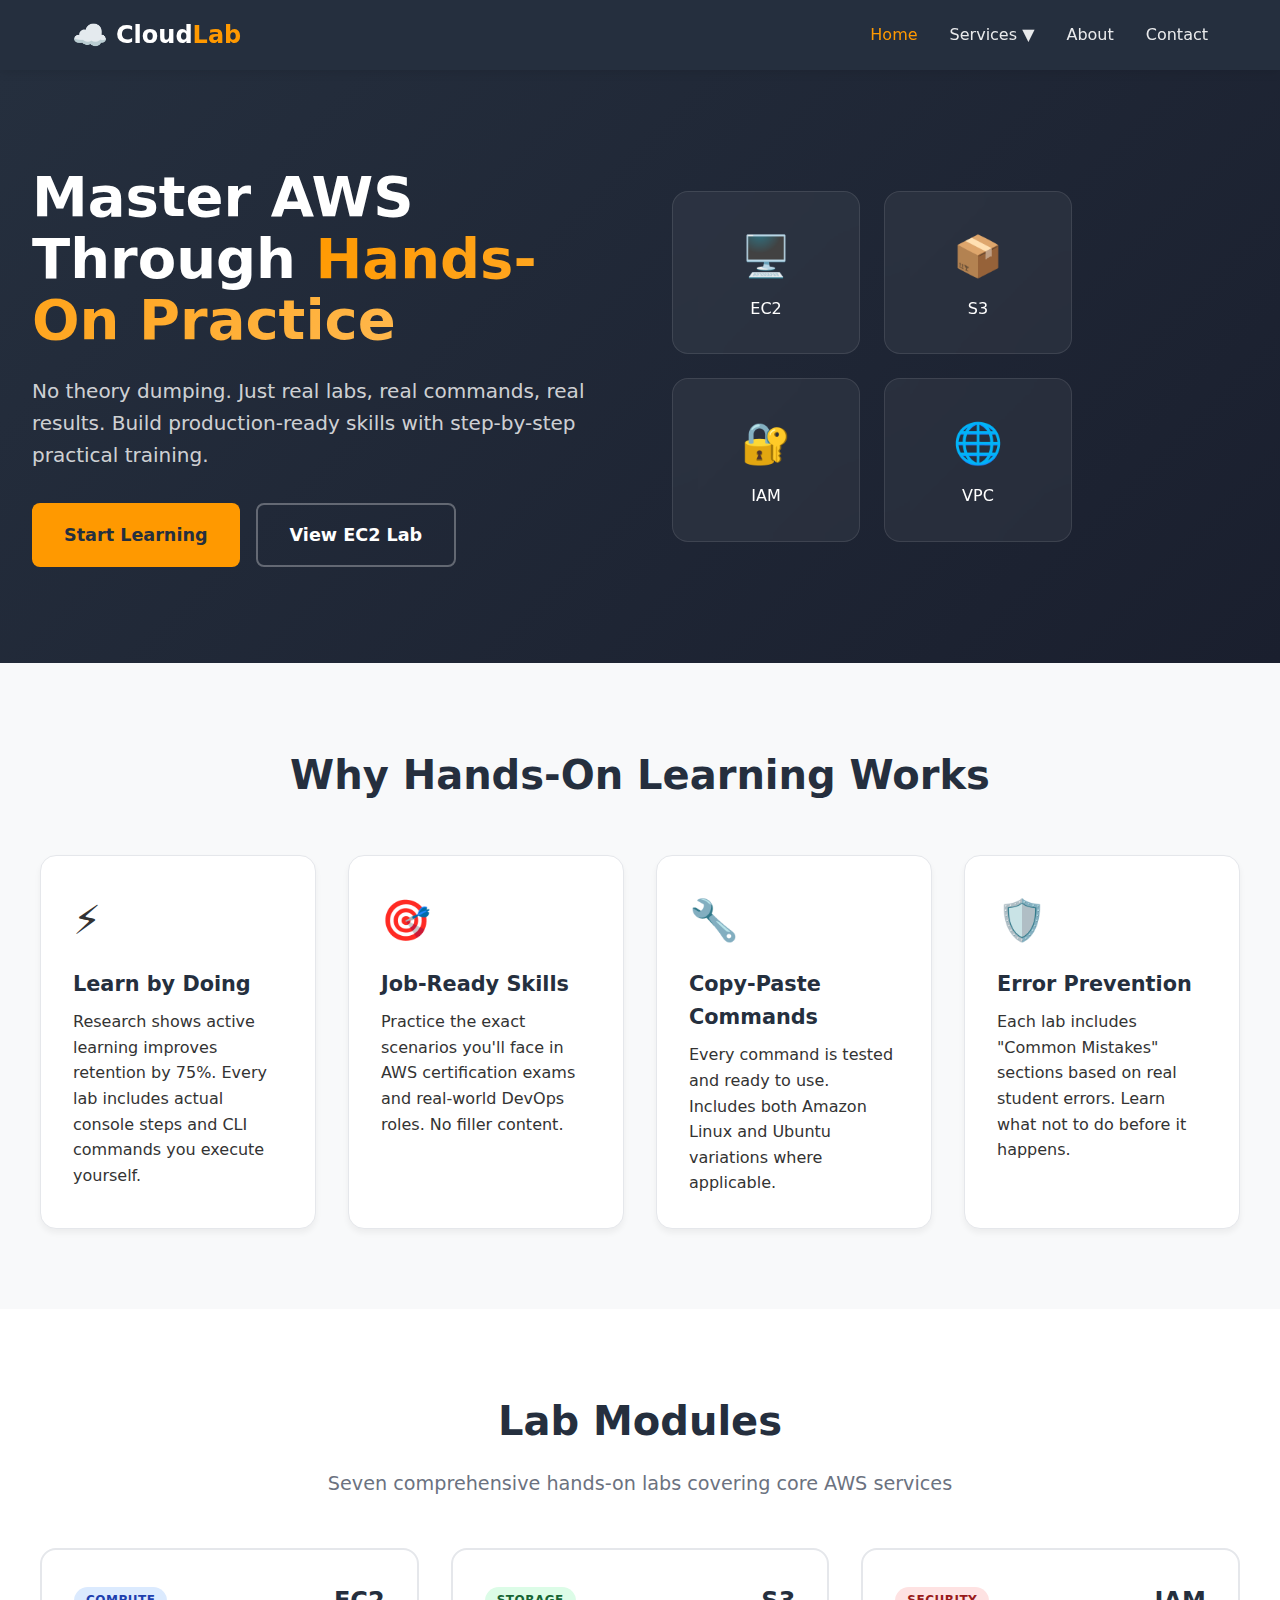
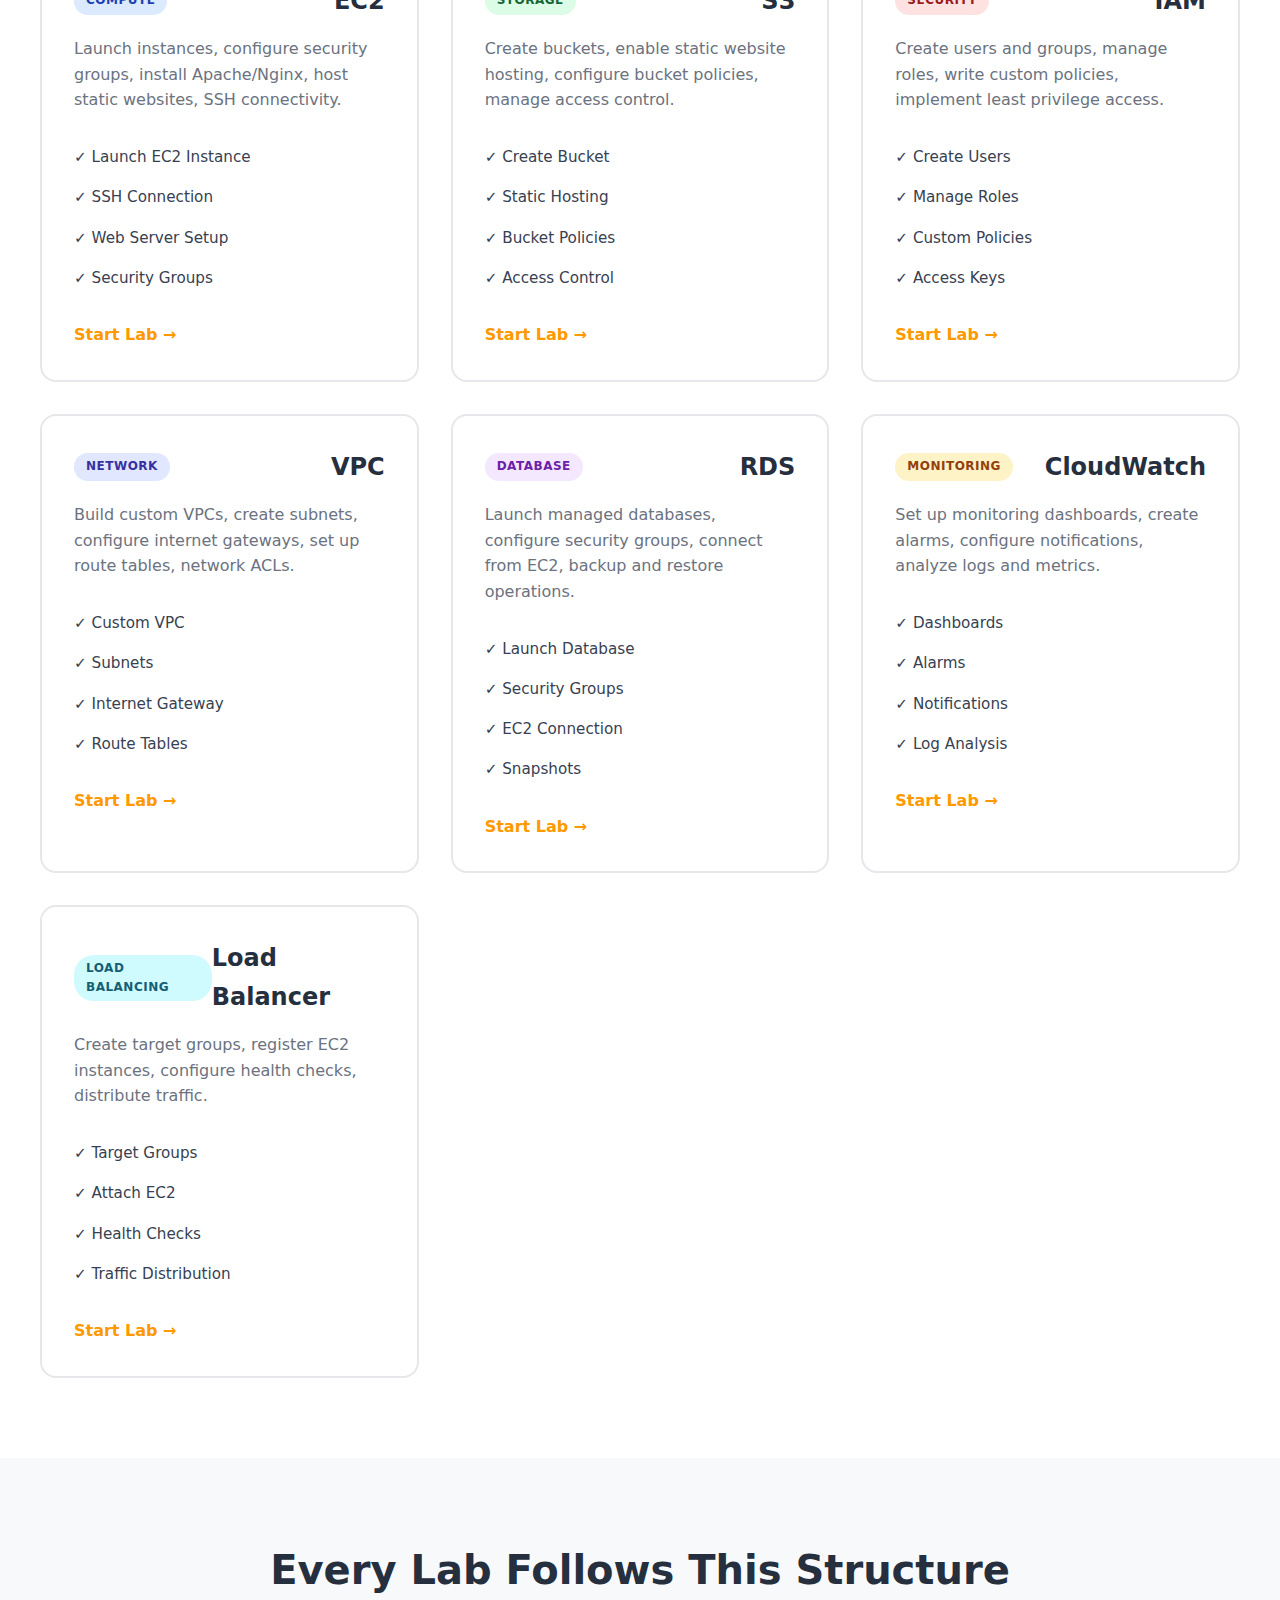
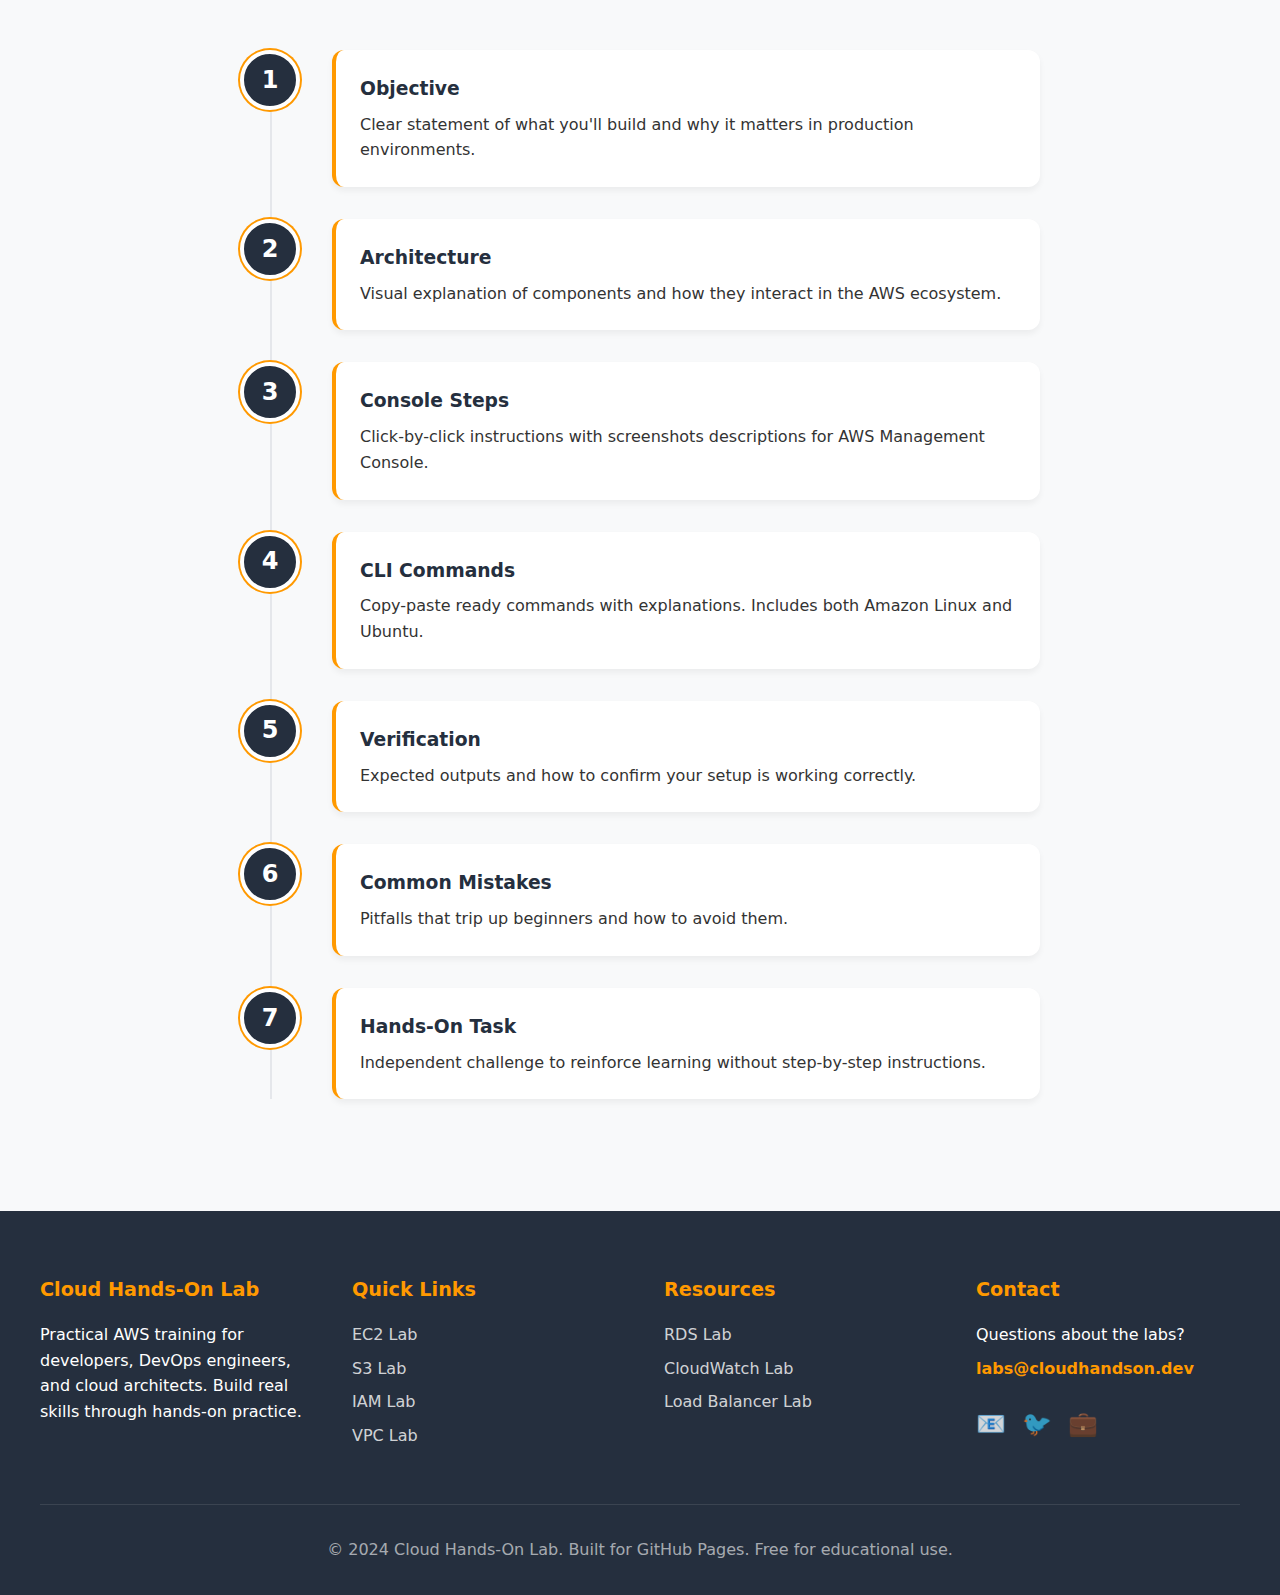
<file: index.html>
<!DOCTYPE html>
<html lang="en">
<head>
    <meta charset="UTF-8">
    <meta name="viewport" content="width=device-width, initial-scale=1.0">
    <meta name="description" content="AWS Hands-On Lab - Practical training for EC2, S3, IAM, VPC, RDS, CloudWatch, and Load Balancers. Step-by-step tutorials with real commands.">
    <title>Cloud Hands-On Lab – AWS Practical Training</title>
    <link rel="stylesheet" href="css/style.css">
</head>
<body>
    <!-- Navigation -->
    <nav class="navbar">
        <div class="nav-container">
            <a href="index.html" class="nav-logo">
                <span class="logo-icon">☁️</span>
                <span class="logo-text">Cloud<span class="highlight">Lab</span></span>
            </a>
            <button class="nav-toggle" id="navToggle" aria-label="Toggle navigation">
                <span class="hamburger"></span>
            </button>
            <ul class="nav-menu" id="navMenu">
                <li><a href="index.html" class="nav-link active">Home</a></li>
                <li class="dropdown">
                    <a href="#" class="nav-link">Services ▼</a>
                    <ul class="dropdown-menu">
                        <li><a href="services/ec2.html">EC2</a></li>
                        <li><a href="services/s3.html">S3</a></li>
                        <li><a href="services/iam.html">IAM</a></li>
                        <li><a href="services/vpc.html">VPC</a></li>
                        <li><a href="services/rds.html">RDS</a></li>
                        <li><a href="services/cloudwatch.html">CloudWatch</a></li>
                        <li><a href="services/loadbalancer.html">Load Balancer</a></li>
                    </ul>
                </li>
                <li><a href="#about" class="nav-link">About</a></li>
                <li><a href="#contact" class="nav-link">Contact</a></li>
            </ul>
        </div>
    </nav>

    <!-- Hero Section -->
    <header class="hero">
        <div class="hero-content">
            <h1>Master AWS Through <span class="gradient-text">Hands-On Practice</span></h1>
            <p class="hero-subtitle">No theory dumping. Just real labs, real commands, real results. Build production-ready skills with step-by-step practical training.</p>
            <div class="hero-cta">
                <a href="#services" class="btn btn-primary">Start Learning</a>
                <a href="services/ec2.html" class="btn btn-secondary">View EC2 Lab</a>
            </div>
        </div>
        <div class="hero-visual">
            <div class="aws-services-grid">
                <div class="service-card mini">
                    <span class="service-icon">🖥️</span>
                    <span>EC2</span>
                </div>
                <div class="service-card mini">
                    <span class="service-icon">📦</span>
                    <span>S3</span>
                </div>
                <div class="service-card mini">
                    <span class="service-icon">🔐</span>
                    <span>IAM</span>
                </div>
                <div class="service-card mini">
                    <span class="service-icon">🌐</span>
                    <span>VPC</span>
                </div>
            </div>
        </div>
    </header>

    <!-- Why Practical Learning -->
    <section class="section why-practical" id="about">
        <div class="container">
            <h2 class="section-title">Why Hands-On Learning Works</h2>
            <div class="features-grid">
                <div class="feature-card">
                    <div class="feature-icon">⚡</div>
                    <h3>Learn by Doing</h3>
                    <p>Research shows active learning improves retention by 75%. Every lab includes actual console steps and CLI commands you execute yourself.</p>
                </div>
                <div class="feature-card">
                    <div class="feature-icon">🎯</div>
                    <h3>Job-Ready Skills</h3>
                    <p>Practice the exact scenarios you'll face in AWS certification exams and real-world DevOps roles. No filler content.</p>
                </div>
                <div class="feature-card">
                    <div class="feature-icon">🔧</div>
                    <h3>Copy-Paste Commands</h3>
                    <p>Every command is tested and ready to use. Includes both Amazon Linux and Ubuntu variations where applicable.</p>
                </div>
                <div class="feature-card">
                    <div class="feature-icon">🛡️</div>
                    <h3>Error Prevention</h3>
                    <p>Each lab includes "Common Mistakes" sections based on real student errors. Learn what not to do before it happens.</p>
                </div>
            </div>
        </div>
    </section>

    <!-- Services Overview -->
    <section class="section services-overview" id="services">
        <div class="container">
            <h2 class="section-title">Lab Modules</h2>
            <p class="section-subtitle">Seven comprehensive hands-on labs covering core AWS services</p>
            
            <div class="services-grid">
                <a href="services/ec2.html" class="service-link">
                    <div class="service-card-large">
                        <div class="service-header">
                            <span class="service-badge compute">Compute</span>
                            <h3>EC2</h3>
                        </div>
                        <p>Launch instances, configure security groups, install Apache/Nginx, host static websites, SSH connectivity.</p>
                        <ul class="task-list">
                            <li>✓ Launch EC2 Instance</li>
                            <li>✓ SSH Connection</li>
                            <li>✓ Web Server Setup</li>
                            <li>✓ Security Groups</li>
                        </ul>
                        <span class="start-lab">Start Lab →</span>
                    </div>
                </a>

                <a href="services/s3.html" class="service-link">
                    <div class="service-card-large">
                        <div class="service-header">
                            <span class="service-badge storage">Storage</span>
                            <h3>S3</h3>
                        </div>
                        <p>Create buckets, enable static website hosting, configure bucket policies, manage access control.</p>
                        <ul class="task-list">
                            <li>✓ Create Bucket</li>
                            <li>✓ Static Hosting</li>
                            <li>✓ Bucket Policies</li>
                            <li>✓ Access Control</li>
                        </ul>
                        <span class="start-lab">Start Lab →</span>
                    </div>
                </a>

                <a href="services/iam.html" class="service-link">
                    <div class="service-card-large">
                        <div class="service-header">
                            <span class="service-badge security">Security</span>
                            <h3>IAM</h3>
                        </div>
                        <p>Create users and groups, manage roles, write custom policies, implement least privilege access.</p>
                        <ul class="task-list">
                            <li>✓ Create Users</li>
                            <li>✓ Manage Roles</li>
                            <li>✓ Custom Policies</li>
                            <li>✓ Access Keys</li>
                        </ul>
                        <span class="start-lab">Start Lab →</span>
                    </div>
                </a>

                <a href="services/vpc.html" class="service-link">
                    <div class="service-card-large">
                        <div class="service-header">
                            <span class="service-badge network">Network</span>
                            <h3>VPC</h3>
                        </div>
                        <p>Build custom VPCs, create subnets, configure internet gateways, set up route tables, network ACLs.</p>
                        <ul class="task-list">
                            <li>✓ Custom VPC</li>
                            <li>✓ Subnets</li>
                            <li>✓ Internet Gateway</li>
                            <li>✓ Route Tables</li>
                        </ul>
                        <span class="start-lab">Start Lab →</span>
                    </div>
                </a>

                <a href="services/rds.html" class="service-link">
                    <div class="service-card-large">
                        <div class="service-header">
                            <span class="service-badge database">Database</span>
                            <h3>RDS</h3>
                        </div>
                        <p>Launch managed databases, configure security groups, connect from EC2, backup and restore operations.</p>
                        <ul class="task-list">
                            <li>✓ Launch Database</li>
                            <li>✓ Security Groups</li>
                            <li>✓ EC2 Connection</li>
                            <li>✓ Snapshots</li>
                        </ul>
                        <span class="start-lab">Start Lab →</span>
                    </div>
                </a>

                <a href="services/cloudwatch.html" class="service-link">
                    <div class="service-card-large">
                        <div class="service-header">
                            <span class="service-badge monitoring">Monitoring</span>
                            <h3>CloudWatch</h3>
                        </div>
                        <p>Set up monitoring dashboards, create alarms, configure notifications, analyze logs and metrics.</p>
                        <ul class="task-list">
                            <li>✓ Dashboards</li>
                            <li>✓ Alarms</li>
                            <li>✓ Notifications</li>
                            <li>✓ Log Analysis</li>
                        </ul>
                        <span class="start-lab">Start Lab →</span>
                    </div>
                </a>

                <a href="services/loadbalancer.html" class="service-link">
                    <div class="service-card-large">
                        <div class="service-header">
                            <span class="service-badge balance">Load Balancing</span>
                            <h3>Load Balancer</h3>
                        </div>
                        <p>Create target groups, register EC2 instances, configure health checks, distribute traffic.</p>
                        <ul class="task-list">
                            <li>✓ Target Groups</li>
                            <li>✓ Attach EC2</li>
                            <li>✓ Health Checks</li>
                            <li>✓ Traffic Distribution</li>
                        </ul>
                        <span class="start-lab">Start Lab →</span>
                    </div>
                </a>
            </div>
        </div>
    </section>

    <!-- Lab Structure -->
    <section class="section lab-structure">
        <div class="container">
            <h2 class="section-title">Every Lab Follows This Structure</h2>
            <div class="structure-timeline">
                <div class="timeline-item">
                    <div class="timeline-number">1</div>
                    <div class="timeline-content">
                        <h3>Objective</h3>
                        <p>Clear statement of what you'll build and why it matters in production environments.</p>
                    </div>
                </div>
                <div class="timeline-item">
                    <div class="timeline-number">2</div>
                    <div class="timeline-content">
                        <h3>Architecture</h3>
                        <p>Visual explanation of components and how they interact in the AWS ecosystem.</p>
                    </div>
                </div>
                <div class="timeline-item">
                    <div class="timeline-number">3</div>
                    <div class="timeline-content">
                        <h3>Console Steps</h3>
                        <p>Click-by-click instructions with screenshots descriptions for AWS Management Console.</p>
                    </div>
                </div>
                <div class="timeline-item">
                    <div class="timeline-number">4</div>
                    <div class="timeline-content">
                        <h3>CLI Commands</h3>
                        <p>Copy-paste ready commands with explanations. Includes both Amazon Linux and Ubuntu.</p>
                    </div>
                </div>
                <div class="timeline-item">
                    <div class="timeline-number">5</div>
                    <div class="timeline-content">
                        <h3>Verification</h3>
                        <p>Expected outputs and how to confirm your setup is working correctly.</p>
                    </div>
                </div>
                <div class="timeline-item">
                    <div class="timeline-number">6</div>
                    <div class="timeline-content">
                        <h3>Common Mistakes</h3>
                        <p>Pitfalls that trip up beginners and how to avoid them.</p>
                    </div>
                </div>
                <div class="timeline-item">
                    <div class="timeline-number">7</div>
                    <div class="timeline-content">
                        <h3>Hands-On Task</h3>
                        <p>Independent challenge to reinforce learning without step-by-step instructions.</p>
                    </div>
                </div>
            </div>
        </div>
    </section>

    <!-- Footer -->
    <footer class="footer" id="contact">
        <div class="container">
            <div class="footer-grid">
                <div class="footer-section">
                    <h4>Cloud Hands-On Lab</h4>
                    <p>Practical AWS training for developers, DevOps engineers, and cloud architects. Build real skills through hands-on practice.</p>
                </div>
                <div class="footer-section">
                    <h4>Quick Links</h4>
                    <ul>
                        <li><a href="services/ec2.html">EC2 Lab</a></li>
                        <li><a href="services/s3.html">S3 Lab</a></li>
                        <li><a href="services/iam.html">IAM Lab</a></li>
                        <li><a href="services/vpc.html">VPC Lab</a></li>
                    </ul>
                </div>
                <div class="footer-section">
                    <h4>Resources</h4>
                    <ul>
                        <li><a href="services/rds.html">RDS Lab</a></li>
                        <li><a href="services/cloudwatch.html">CloudWatch Lab</a></li>
                        <li><a href="services/loadbalancer.html">Load Balancer Lab</a></li>
                    </ul>
                </div>
                <div class="footer-section">
                    <h4>Contact</h4>
                    <p>Questions about the labs?</p>
                    <a href="mailto:labs@cloudhandson.dev" class="contact-email">labs@cloudhandson.dev</a>
                    <div class="social-links">
                        <a href="#" aria-label="GitHub">📧</a>
                        <a href="#" aria-label="Twitter">🐦</a>
                        <a href="#" aria-label="LinkedIn">💼</a>
                    </div>
                </div>
            </div>
            <div class="footer-bottom">
                <p>&copy; 2024 Cloud Hands-On Lab. Built for GitHub Pages. Free for educational use.</p>
            </div>
        </div>
    </footer>

    <script src="js/script.js"></script>
</body>
</html>
</file>
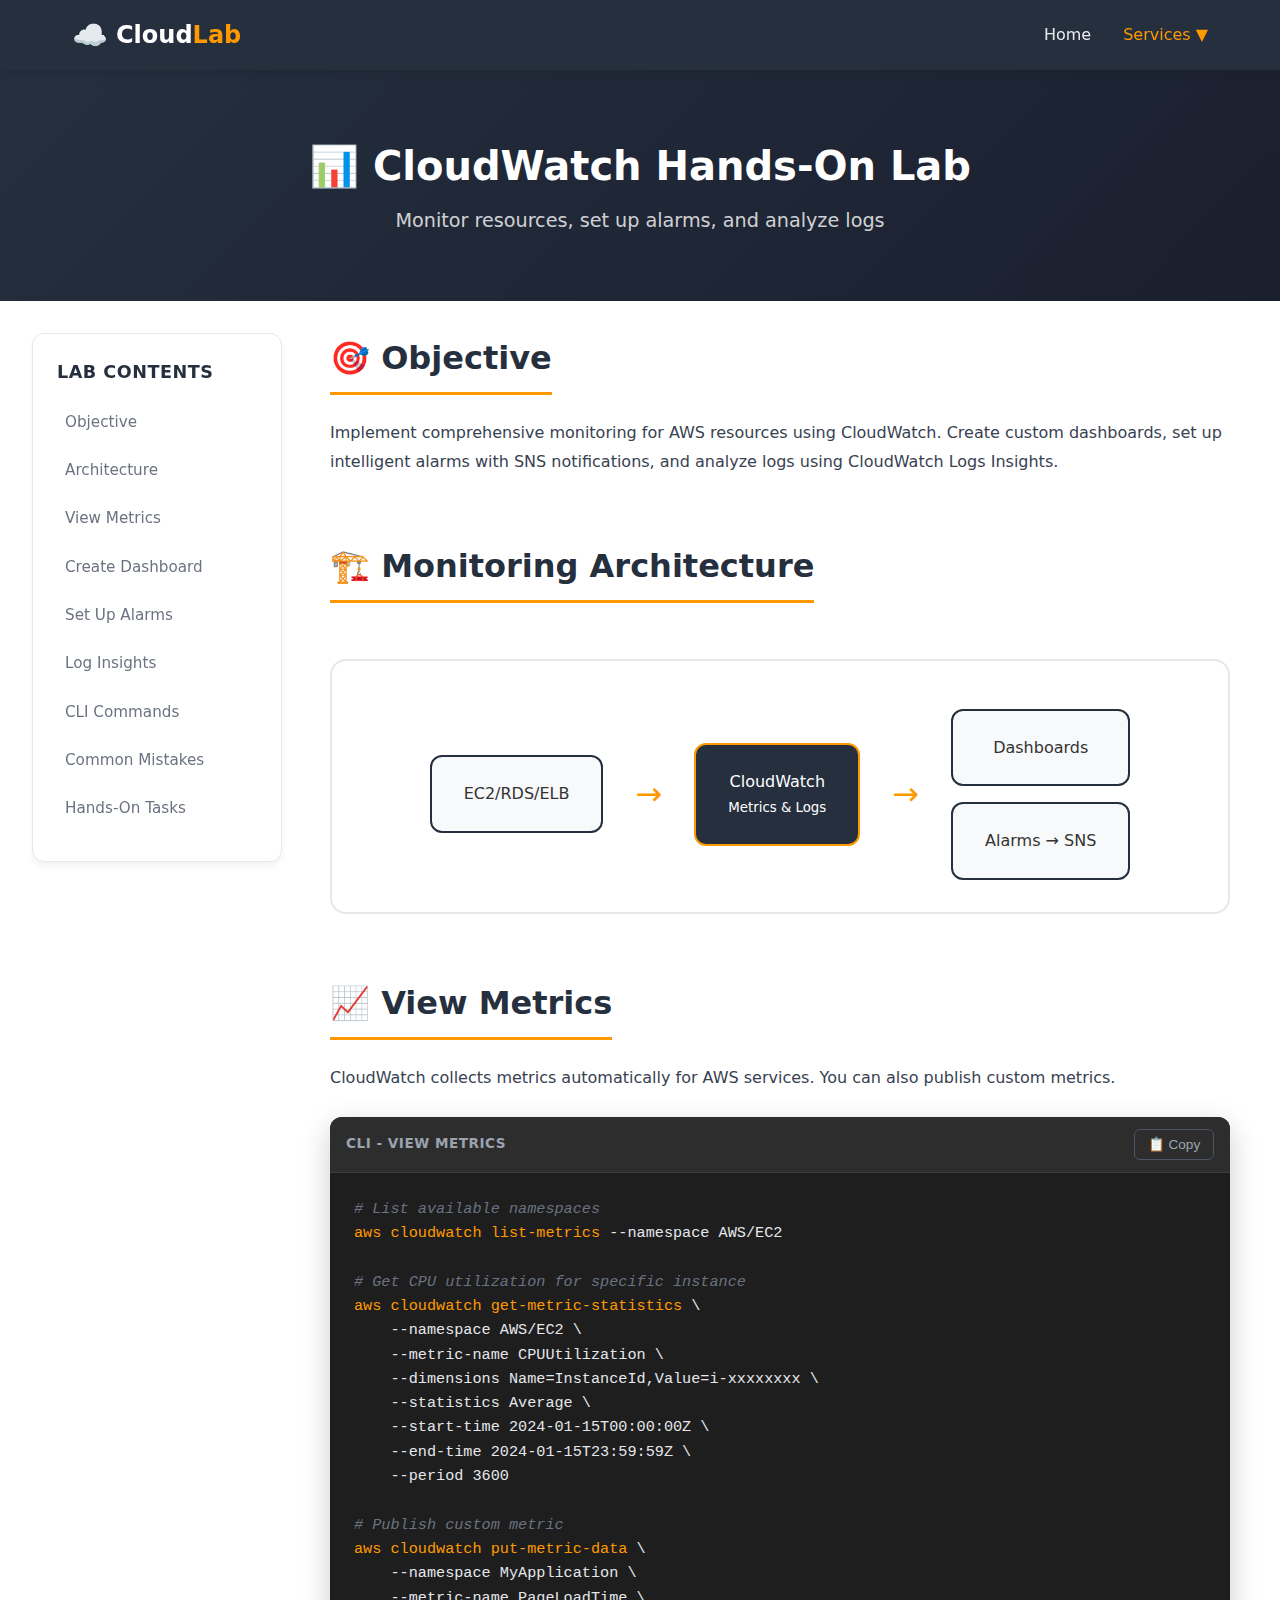
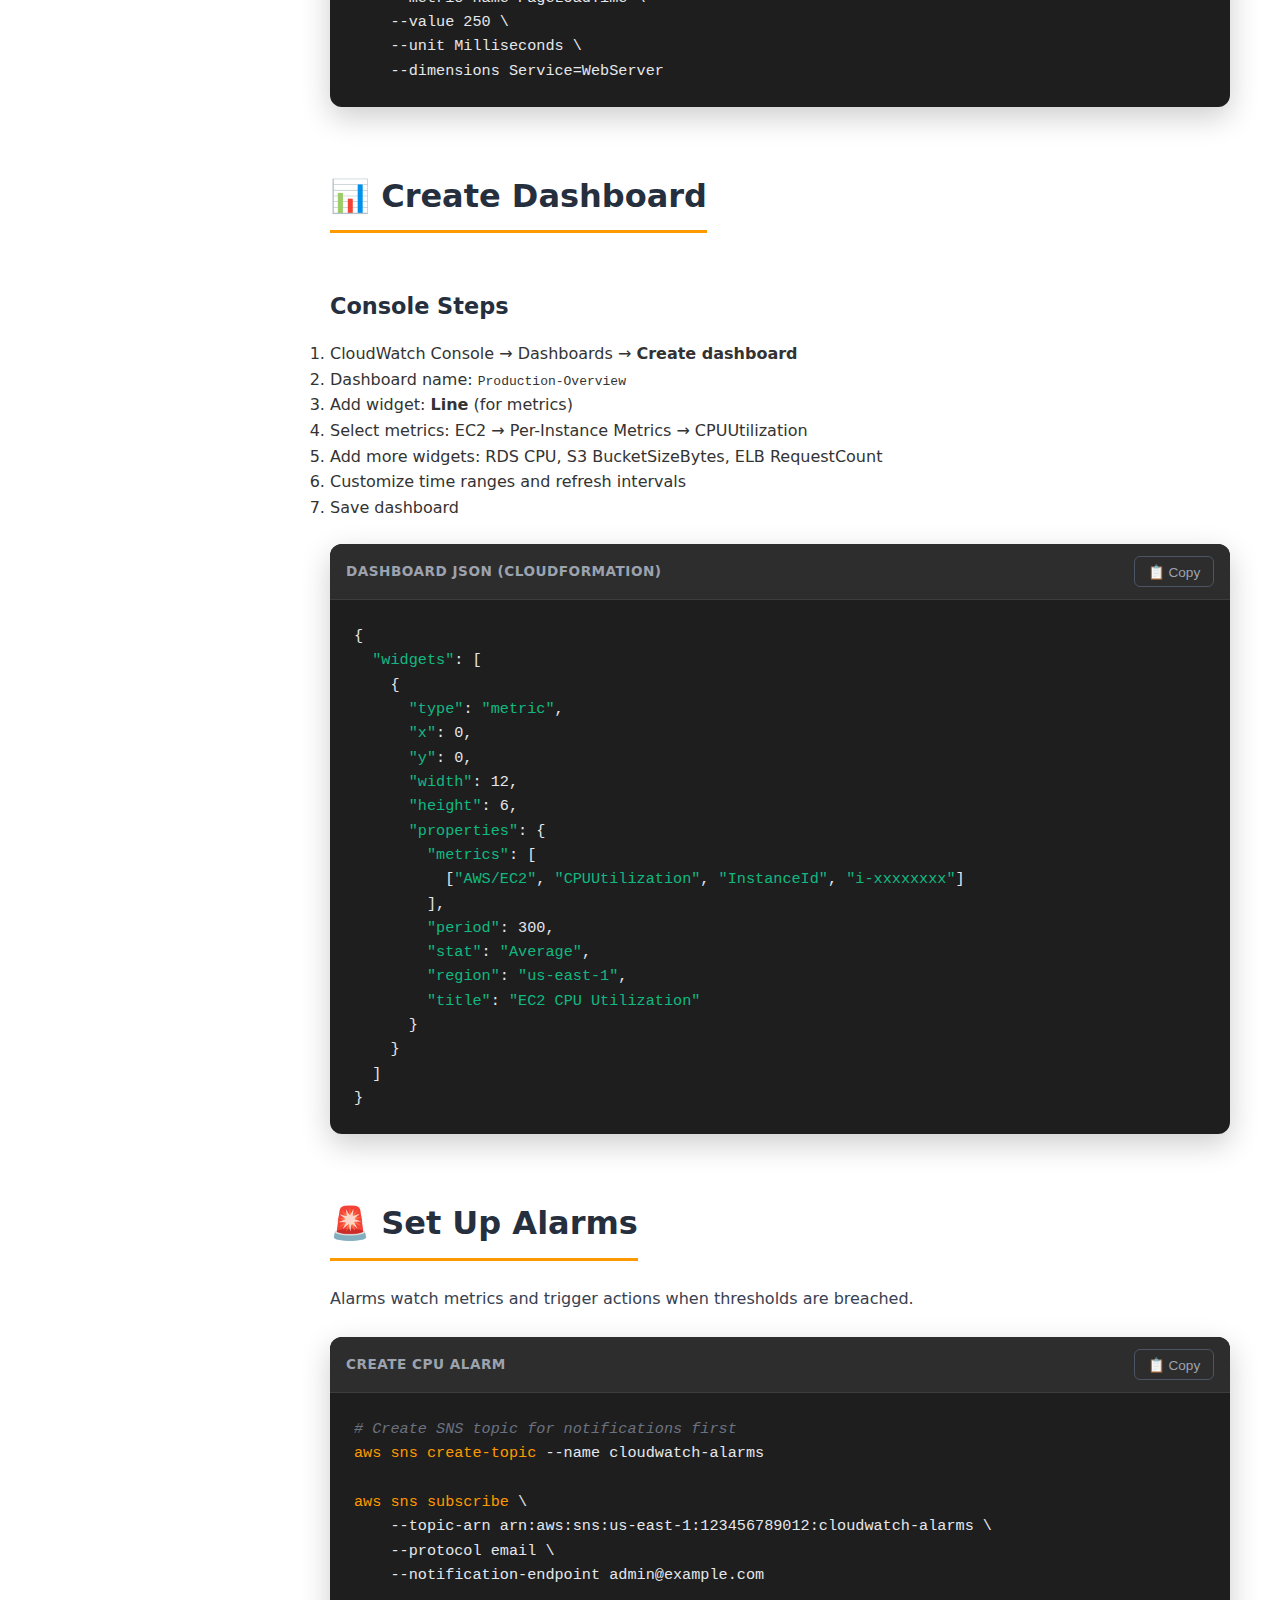
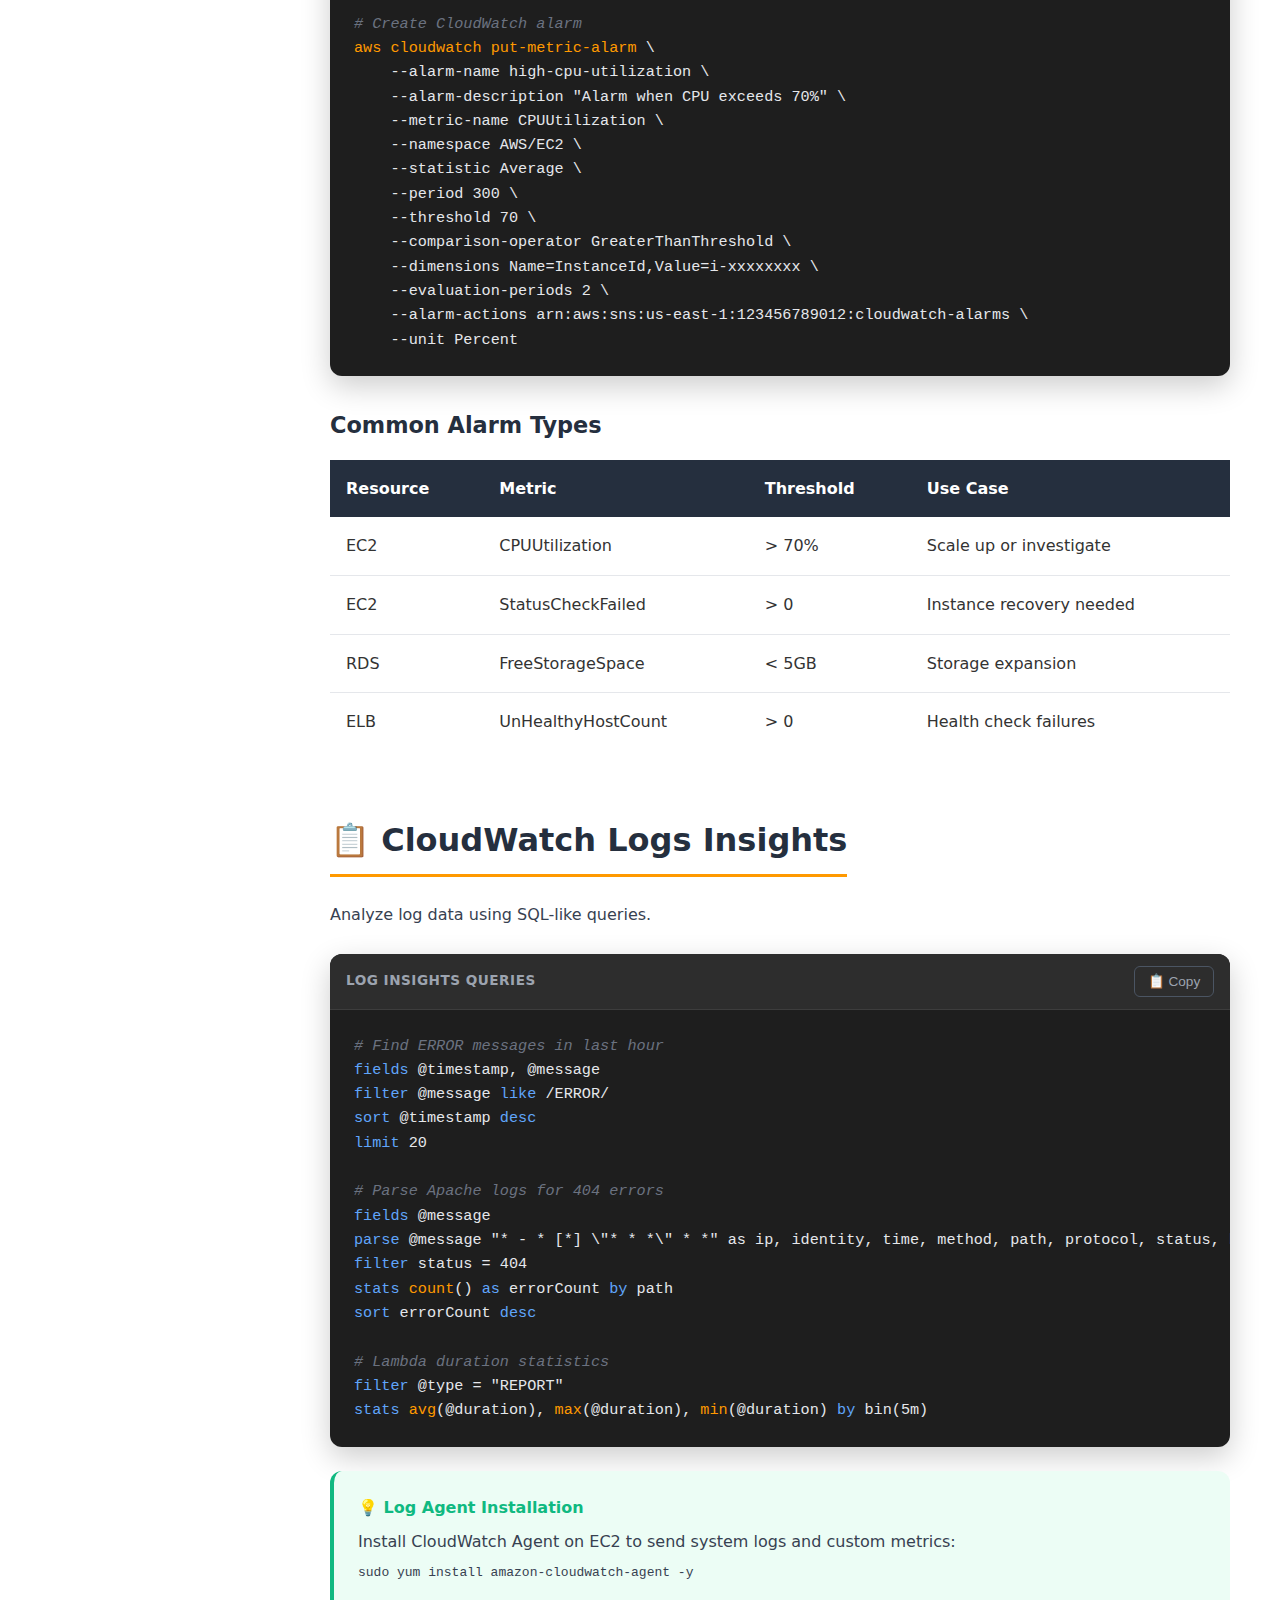
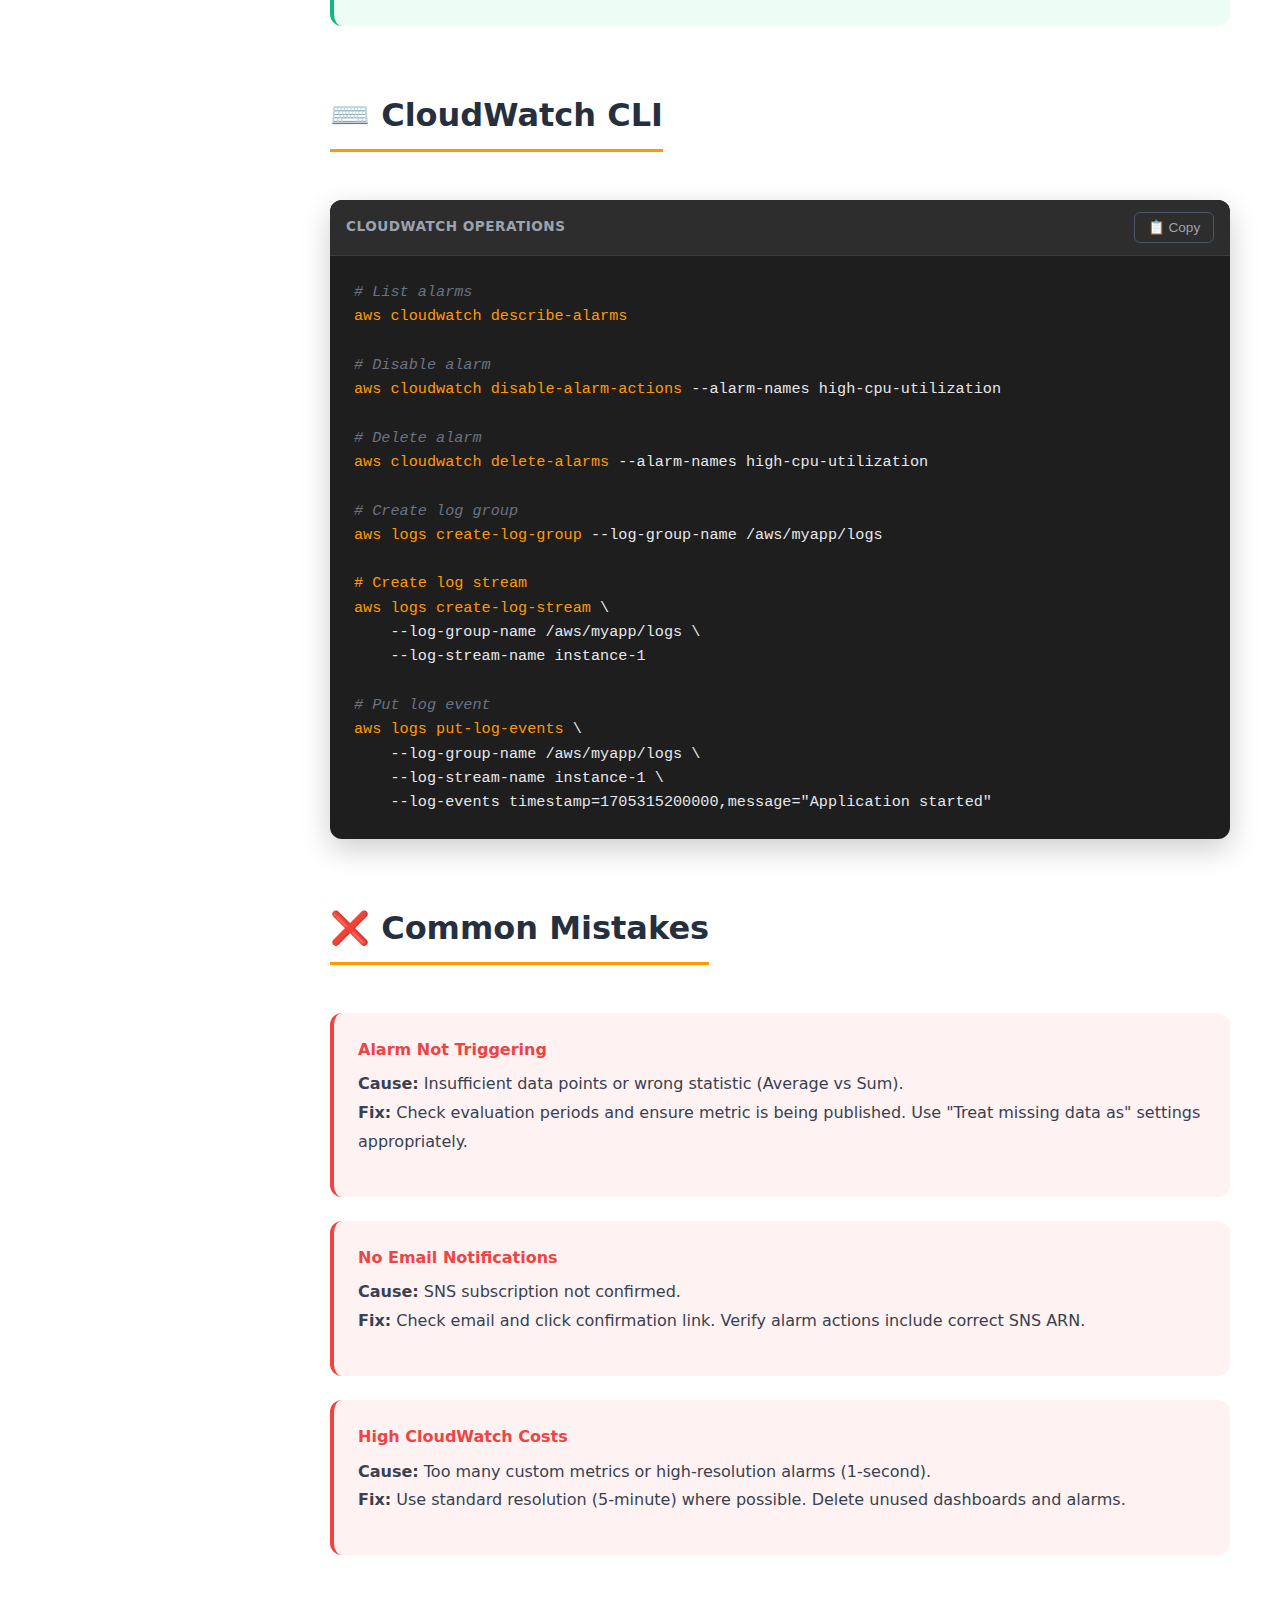
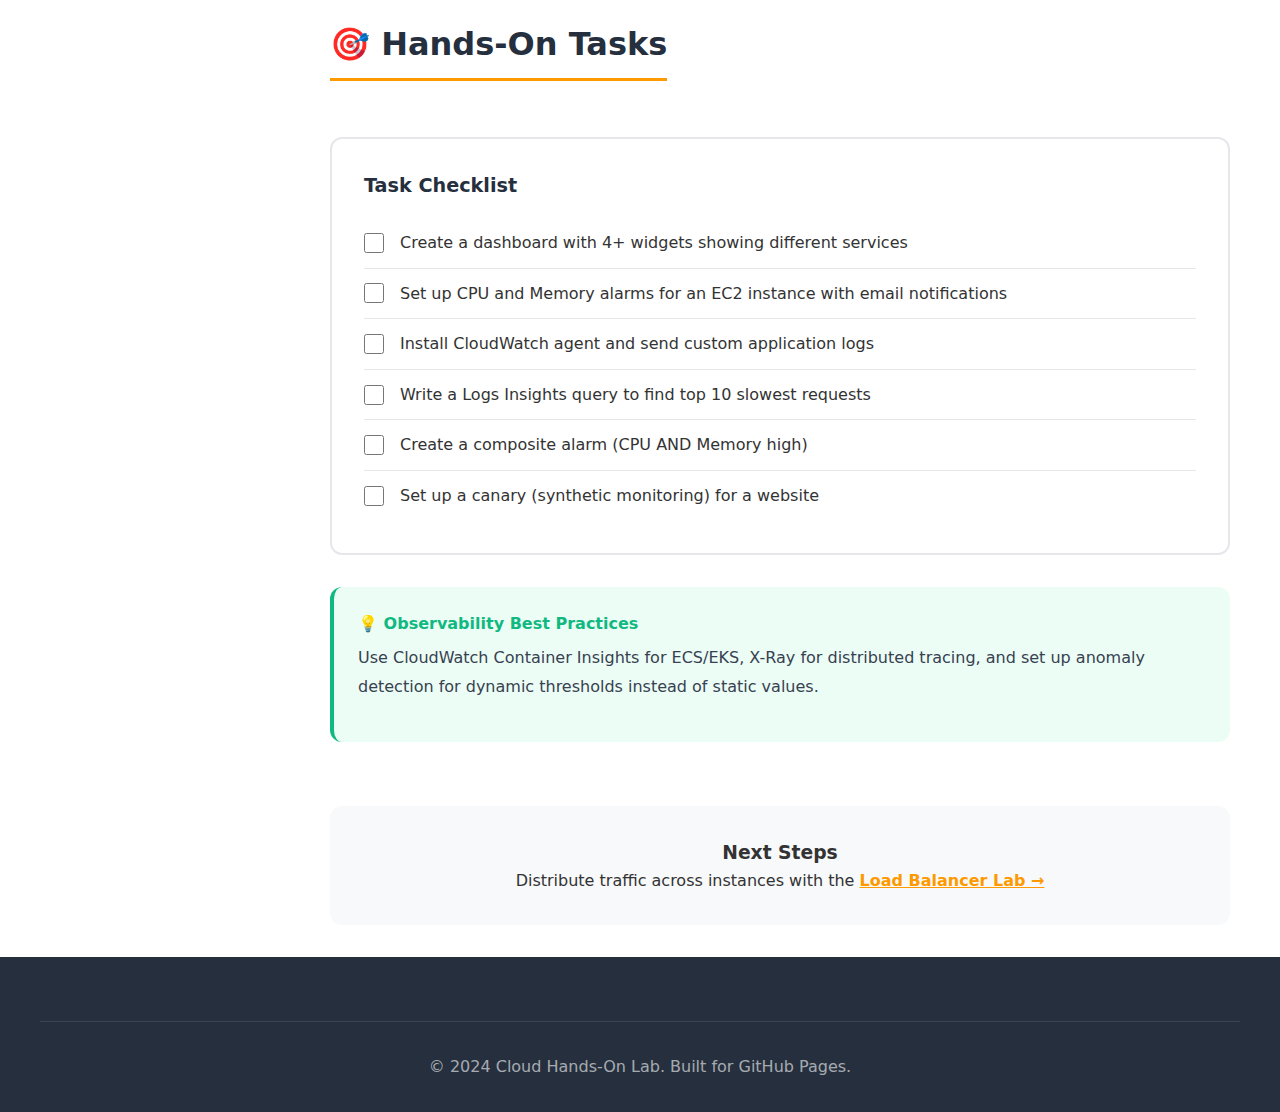
<file: services/cloudwatch.html>
<!DOCTYPE html>
<html lang="en">
<head>
    <meta charset="UTF-8">
    <meta name="viewport" content="width=device-width, initial-scale=1.0">
    <meta name="description" content="AWS CloudWatch Hands-On Lab: Set up monitoring dashboards, create alarms, configure notifications, and analyze logs with practical examples.">
    <title>CloudWatch Lab - Monitoring & Observability | Cloud Hands-On Lab</title>
    <link rel="stylesheet" href="../css/style.css">
</head>
<body>
    <nav class="navbar">
        <div class="nav-container">
            <a href="../index.html" class="nav-logo">
                <span class="logo-icon">☁️</span>
                <span class="logo-text">Cloud<span class="highlight">Lab</span></span>
            </a>
            <button class="nav-toggle" id="navToggle" aria-label="Toggle navigation">
                <span class="hamburger"></span>
            </button>
            <ul class="nav-menu" id="navMenu">
                <li><a href="../index.html" class="nav-link">Home</a></li>
                <li class="dropdown">
                    <a href="#" class="nav-link active">Services ▼</a>
                    <ul class="dropdown-menu">
                        <li><a href="ec2.html">EC2</a></li>
                        <li><a href="s3.html">S3</a></li>
                        <li><a href="iam.html">IAM</a></li>
                        <li><a href="vpc.html">VPC</a></li>
                        <li><a href="rds.html">RDS</a></li>
                        <li><a href="cloudwatch.html">CloudWatch</a></li>
                        <li><a href="loadbalancer.html">Load Balancer</a></li>
                    </ul>
                </li>
            </ul>
        </div>
    </nav>

    <header class="page-header">
        <h1>📊 CloudWatch Hands-On Lab</h1>
        <p>Monitor resources, set up alarms, and analyze logs</p>
    </header>

    <div class="lab-content">
        <aside class="sidebar">
            <h3>Lab Contents</h3>
            <nav>
                <ul class="sidebar-nav">
                    <li><a href="#objective">Objective</a></li>
                    <li><a href="#architecture">Architecture</a></li>
                    <li><a href="#metrics">View Metrics</a></li>
                    <li><a href="#dashboard">Create Dashboard</a></li>
                    <li><a href="#alarms">Set Up Alarms</a></li>
                    <li><a href="#logs">Log Insights</a></li>
                    <li><a href="#cli">CLI Commands</a></li>
                    <li><a href="#mistakes">Common Mistakes</a></li>
                    <li><a href="#tasks">Hands-On Tasks</a></li>
                </ul>
            </nav>
        </aside>

        <main class="main-content">
            <section class="lab-section" id="objective">
                <h2>🎯 Objective</h2>
                <p>Implement comprehensive monitoring for AWS resources using CloudWatch. Create custom dashboards, set up intelligent alarms with SNS notifications, and analyze logs using CloudWatch Logs Insights.</p>
            </section>

            <section class="lab-section" id="architecture">
                <h2>🏗️ Monitoring Architecture</h2>
                <div class="arch-diagram">
                    <div class="diagram-container">
                        <div class="diagram-box">EC2/RDS/ELB</div>
                        <div class="diagram-arrow">→</div>
                        <div class="diagram-box primary">CloudWatch<br><small>Metrics & Logs</small></div>
                        <div class="diagram-arrow">→</div>
                        <div style="display: flex; flex-direction: column; gap: 1rem;">
                            <div class="diagram-box">Dashboards</div>
                            <div class="diagram-box">Alarms → SNS</div>
                        </div>
                    </div>
                </div>
            </section>

            <section class="lab-section" id="metrics">
                <h2>📈 View Metrics</h2>
                <p>CloudWatch collects metrics automatically for AWS services. You can also publish custom metrics.</p>

                <div class="code-block">
                    <div class="code-header">
                        <span class="code-label">CLI - View Metrics</span>
                        <button class="copy-btn">📋 Copy</button>
                    </div>
                    <div class="code-content">
                        <pre><code><span class="comment"># List available namespaces</span>
<span class="command">aws cloudwatch list-metrics</span> --namespace AWS/EC2

<span class="comment"># Get CPU utilization for specific instance</span>
<span class="command">aws cloudwatch get-metric-statistics</span> \
    --namespace AWS/EC2 \
    --metric-name CPUUtilization \
    --dimensions Name=InstanceId,Value=i-xxxxxxxx \
    --statistics Average \
    --start-time 2024-01-15T00:00:00Z \
    --end-time 2024-01-15T23:59:59Z \
    --period 3600

<span class="comment"># Publish custom metric</span>
<span class="command">aws cloudwatch put-metric-data</span> \
    --namespace MyApplication \
    --metric-name PageLoadTime \
    --value 250 \
    --unit Milliseconds \
    --dimensions Service=WebServer</code></pre>
                    </div>
                </div>
            </section>

            <section class="lab-section" id="dashboard">
                <h2>📊 Create Dashboard</h2>
                
                <h3>Console Steps</h3>
                <ol>
                    <li>CloudWatch Console → Dashboards → <strong>Create dashboard</strong></li>
                    <li>Dashboard name: <code>Production-Overview</code></li>
                    <li>Add widget: <strong>Line</strong> (for metrics)</li>
                    <li>Select metrics: EC2 → Per-Instance Metrics → CPUUtilization</li>
                    <li>Add more widgets: RDS CPU, S3 BucketSizeBytes, ELB RequestCount</li>
                    <li>Customize time ranges and refresh intervals</li>
                    <li>Save dashboard</li>
                </ol>

                <div class="code-block">
                    <div class="code-header">
                        <span class="code-label">Dashboard JSON (CloudFormation)</span>
                        <button class="copy-btn">📋 Copy</button>
                    </div>
                    <div class="code-content">
                        <pre><code>{
  <span class="string">"widgets"</span>: [
    {
      <span class="string">"type"</span>: <span class="string">"metric"</span>,
      <span class="string">"x"</span>: 0,
      <span class="string">"y"</span>: 0,
      <span class="string">"width"</span>: 12,
      <span class="string">"height"</span>: 6,
      <span class="string">"properties"</span>: {
        <span class="string">"metrics"</span>: [
          [<span class="string">"AWS/EC2"</span>, <span class="string">"CPUUtilization"</span>, <span class="string">"InstanceId"</span>, <span class="string">"i-xxxxxxxx"</span>]
        ],
        <span class="string">"period"</span>: 300,
        <span class="string">"stat"</span>: <span class="string">"Average"</span>,
        <span class="string">"region"</span>: <span class="string">"us-east-1"</span>,
        <span class="string">"title"</span>: <span class="string">"EC2 CPU Utilization"</span>
      }
    }
  ]
}</code></pre>
                    </div>
                </div>
            </section>

            <section class="lab-section" id="alarms">
                <h2>🚨 Set Up Alarms</h2>
                <p>Alarms watch metrics and trigger actions when thresholds are breached.</p>

                <div class="code-block">
                    <div class="code-header">
                        <span class="code-label">Create CPU Alarm</span>
                        <button class="copy-btn">📋 Copy</button>
                    </div>
                    <div class="code-content">
                        <pre><code><span class="comment"># Create SNS topic for notifications first</span>
<span class="command">aws sns create-topic</span> --name cloudwatch-alarms

<span class="command">aws sns subscribe</span> \
    --topic-arn arn:aws:sns:us-east-1:123456789012:cloudwatch-alarms \
    --protocol email \
    --notification-endpoint admin@example.com

<span class="comment"># Create CloudWatch alarm</span>
<span class="command">aws cloudwatch put-metric-alarm</span> \
    --alarm-name high-cpu-utilization \
    --alarm-description "Alarm when CPU exceeds 70%" \
    --metric-name CPUUtilization \
    --namespace AWS/EC2 \
    --statistic Average \
    --period 300 \
    --threshold 70 \
    --comparison-operator GreaterThanThreshold \
    --dimensions Name=InstanceId,Value=i-xxxxxxxx \
    --evaluation-periods 2 \
    --alarm-actions arn:aws:sns:us-east-1:123456789012:cloudwatch-alarms \
    --unit Percent</code></pre>
                    </div>
                </div>

                <h3>Common Alarm Types</h3>
                <table style="width: 100%; border-collapse: collapse; margin: 1rem 0;">
                    <thead style="background: var(--aws-navy); color: white;">
                        <tr>
                            <th style="padding: 1rem; text-align: left;">Resource</th>
                            <th style="padding: 1rem; text-align: left;">Metric</th>
                            <th style="padding: 1rem; text-align: left;">Threshold</th>
                            <th style="padding: 1rem; text-align: left;">Use Case</th>
                        </tr>
                    </thead>
                    <tbody>
                        <tr style="border-bottom: 1px solid var(--aws-border);">
                            <td style="padding: 1rem;">EC2</td>
                            <td style="padding: 1rem;">CPUUtilization</td>
                            <td style="padding: 1rem;">> 70%</td>
                            <td style="padding: 1rem;">Scale up or investigate</td>
                        </tr>
                        <tr style="border-bottom: 1px solid var(--aws-border);">
                            <td style="padding: 1rem;">EC2</td>
                            <td style="padding: 1rem;">StatusCheckFailed</td>
                            <td style="padding: 1rem;">> 0</td>
                            <td style="padding: 1rem;">Instance recovery needed</td>
                        </tr>
                        <tr style="border-bottom: 1px solid var(--aws-border);">
                            <td style="padding: 1rem;">RDS</td>
                            <td style="padding: 1rem;">FreeStorageSpace</td>
                            <td style="padding: 1rem;">< 5GB</td>
                            <td style="padding: 1rem;">Storage expansion</td>
                        </tr>
                        <tr>
                            <td style="padding: 1rem;">ELB</td>
                            <td style="padding: 1rem;">UnHealthyHostCount</td>
                            <td style="padding: 1rem;">> 0</td>
                            <td style="padding: 1rem;">Health check failures</td>
                        </tr>
                    </tbody>
                </table>
            </section>

            <section class="lab-section" id="logs">
                <h2>📋 CloudWatch Logs Insights</h2>
                <p>Analyze log data using SQL-like queries.</p>

                <div class="code-block">
                    <div class="code-header">
                        <span class="code-label">Log Insights Queries</span>
                        <button class="copy-btn">📋 Copy</button>
                    </div>
                    <div class="code-content">
                        <pre><code><span class="comment"># Find ERROR messages in last hour</span>
<span class="keyword">fields</span> @timestamp, @message
<span class="keyword">filter</span> @message <span class="keyword">like</span> /ERROR/
<span class="keyword">sort</span> @timestamp <span class="keyword">desc</span>
<span class="keyword">limit</span> 20

<span class="comment"># Parse Apache logs for 404 errors</span>
<span class="keyword">fields</span> @message
<span class="keyword">parse</span> @message "* - * [*] \"* * *\" * *" as ip, identity, time, method, path, protocol, status, bytes
<span class="keyword">filter</span> status = 404
<span class="keyword">stats</span> <span class="command">count</span>() <span class="keyword">as</span> errorCount <span class="keyword">by</span> path
<span class="keyword">sort</span> errorCount <span class="keyword">desc</span>

<span class="comment"># Lambda duration statistics</span>
<span class="keyword">filter</span> @type = "REPORT"
<span class="keyword">stats</span> <span class="command">avg</span>(@duration), <span class="command">max</span>(@duration), <span class="command">min</span>(@duration) <span class="keyword">by</span> bin(5m)</code></pre>
                    </div>
                </div>

                <div class="info-box tip">
                    <div class="info-box-title">💡 Log Agent Installation</div>
                    <p>Install CloudWatch Agent on EC2 to send system logs and custom metrics:<br>
                    <code>sudo yum install amazon-cloudwatch-agent -y</code></p>
                </div>
            </section>

            <section class="lab-section" id="cli">
                <h2>⌨️ CloudWatch CLI</h2>
                
                <div class="code-block">
                    <div class="code-header">
                        <span class="code-label">CloudWatch Operations</span>
                        <button class="copy-btn">📋 Copy</button>
                    </div>
                    <div class="code-content">
                        <pre><code><span class="comment"># List alarms</span>
<span class="command">aws cloudwatch describe-alarms</span>

<span class="comment"># Disable alarm</span>
<span class="command">aws cloudwatch disable-alarm-actions</span> --alarm-names high-cpu-utilization

<span class="comment"># Delete alarm</span>
<span class="command">aws cloudwatch delete-alarms</span> --alarm-names high-cpu-utilization

<span class="comment"># Create log group</span>
<span class="command">aws logs create-log-group</span> --log-group-name /aws/myapp/logs

<span class="command"># Create log stream</span>
<span class="command">aws logs create-log-stream</span> \
    --log-group-name /aws/myapp/logs \
    --log-stream-name instance-1

<span class="comment"># Put log event</span>
<span class="command">aws logs put-log-events</span> \
    --log-group-name /aws/myapp/logs \
    --log-stream-name instance-1 \
    --log-events timestamp=1705315200000,message="Application started"</code></pre>
                    </div>
                </div>
            </section>

            <section class="lab-section" id="mistakes">
                <h2>❌ Common Mistakes</h2>
                
                <div class="info-box error">
                    <div class="info-box-title">Alarm Not Triggering</div>
                    <p><strong>Cause:</strong> Insufficient data points or wrong statistic (Average vs Sum).<br>
                    <strong>Fix:</strong> Check evaluation periods and ensure metric is being published. Use "Treat missing data as" settings appropriately.</p>
                </div>

                <div class="info-box error">
                    <div class="info-box-title">No Email Notifications</div>
                    <p><strong>Cause:</strong> SNS subscription not confirmed.<br>
                    <strong>Fix:</strong> Check email and click confirmation link. Verify alarm actions include correct SNS ARN.</p>
                </div>

                <div class="info-box error">
                    <div class="info-box-title">High CloudWatch Costs</div>
                    <p><strong>Cause:</strong> Too many custom metrics or high-resolution alarms (1-second).<br>
                    <strong>Fix:</strong> Use standard resolution (5-minute) where possible. Delete unused dashboards and alarms.</p>
                </div>
            </section>

            <section class="lab-section" id="tasks">
                <h2>🎯 Hands-On Tasks</h2>
                
                <div class="task-checklist">
                    <h4>Task Checklist</h4>
                    <ul class="checklist">
                        <li><input type="checkbox" id="cw-task1"> <label for="cw-task1">Create a dashboard with 4+ widgets showing different services</label></li>
                        <li><input type="checkbox" id="cw-task2"> <label for="cw-task2">Set up CPU and Memory alarms for an EC2 instance with email notifications</label></li>
                        <li><input type="checkbox" id="cw-task3"> <label for="cw-task3">Install CloudWatch agent and send custom application logs</label></li>
                        <li><input type="checkbox" id="cw-task4"> <label for="cw-task4">Write a Logs Insights query to find top 10 slowest requests</label></li>
                        <li><input type="checkbox" id="cw-task5"> <label for="cw-task5">Create a composite alarm (CPU AND Memory high)</label></li>
                        <li><input type="checkbox" id="cw-task6"> <label for="cw-task6">Set up a canary (synthetic monitoring) for a website</label></li>
                    </ul>
                </div>

                <div class="info-box tip">
                    <div class="info-box-title">💡 Observability Best Practices</div>
                    <p>Use CloudWatch Container Insights for ECS/EKS, X-Ray for distributed tracing, and set up anomaly detection for dynamic thresholds instead of static values.</p>
                </div>
            </section>

            <div style="margin-top: 4rem; padding: 2rem; background: var(--aws-light); border-radius: 12px; text-align: center;">
                <h3>Next Steps</h3>
                <p>Distribute traffic across instances with the <a href="loadbalancer.html" style="color: var(--aws-orange); font-weight: 600;">Load Balancer Lab →</a></p>
            </div>
        </main>
    </div>

    <footer class="footer">
        <div class="container">
            <div class="footer-bottom">
                <p>&copy; 2024 Cloud Hands-On Lab. Built for GitHub Pages.</p>
            </div>
        </div>
    </footer>

    <script src="../js/script.js"></script>
</body>
</html>
</file>
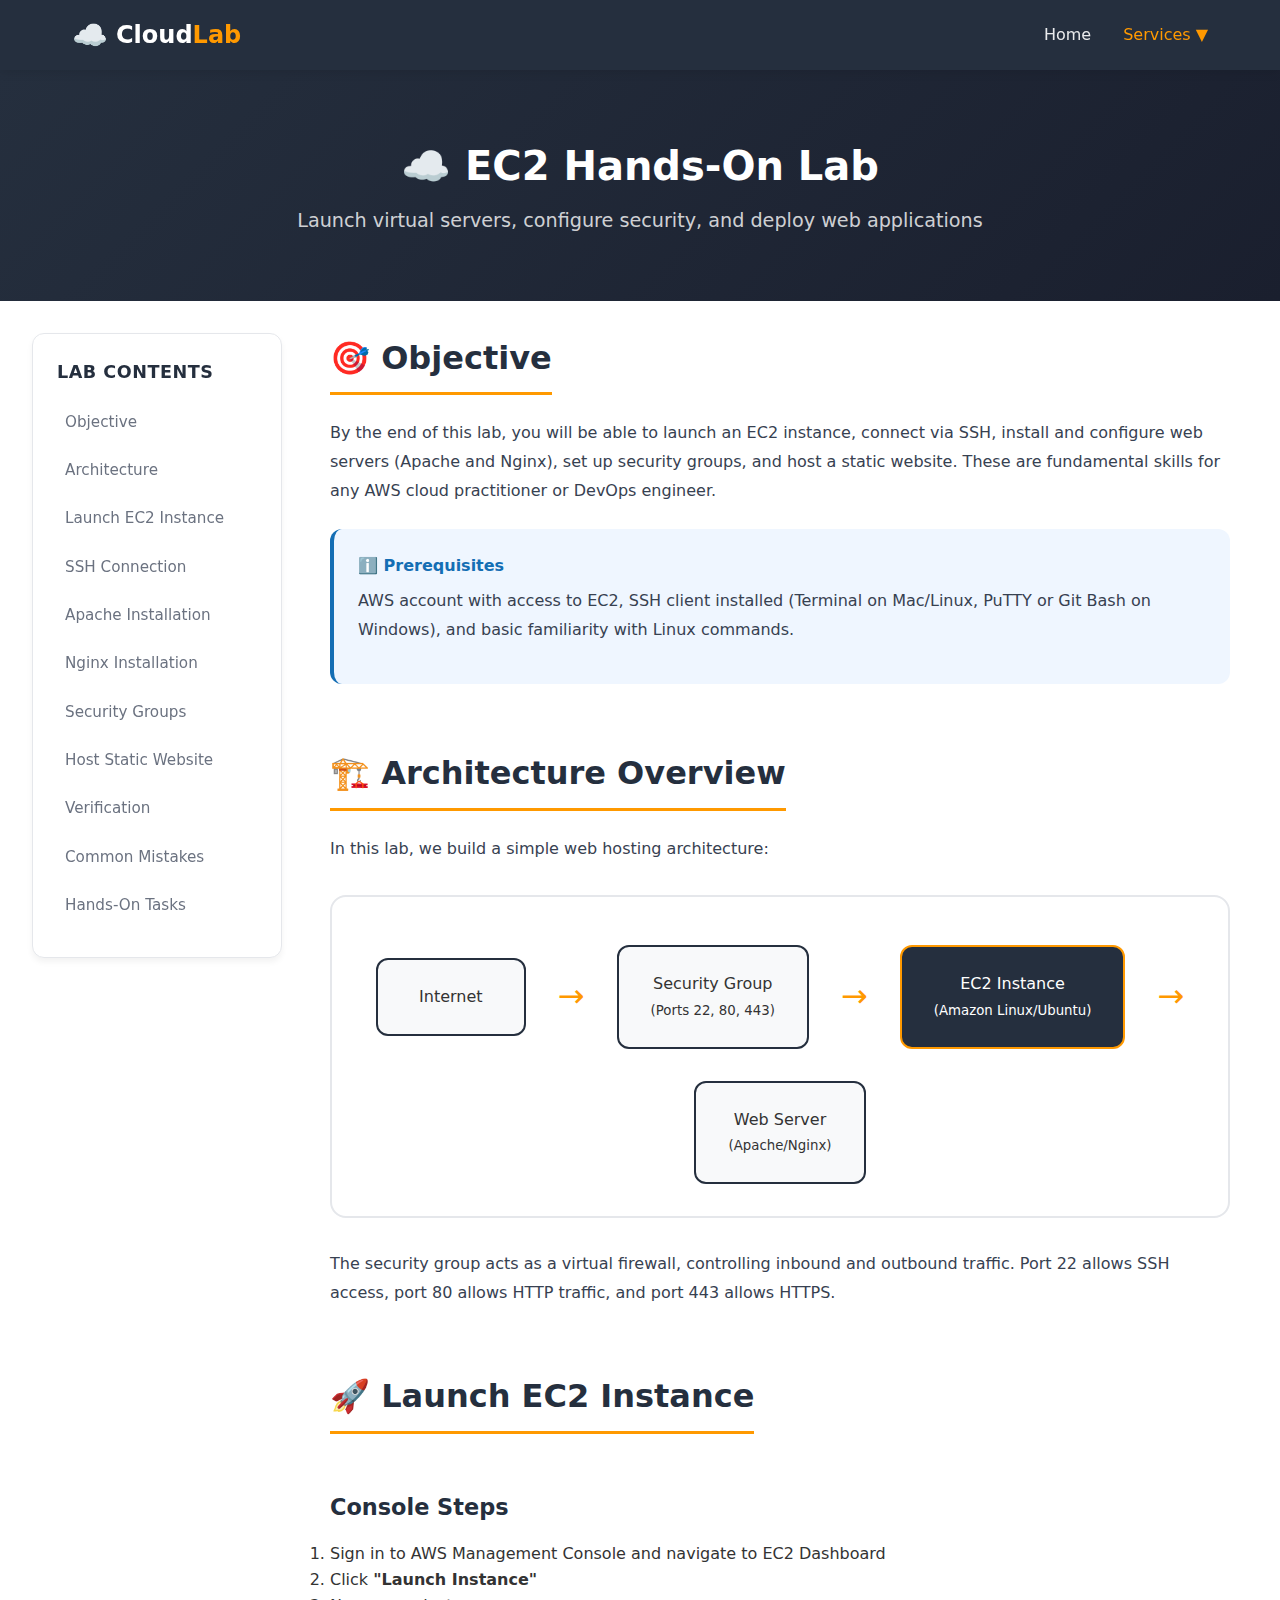
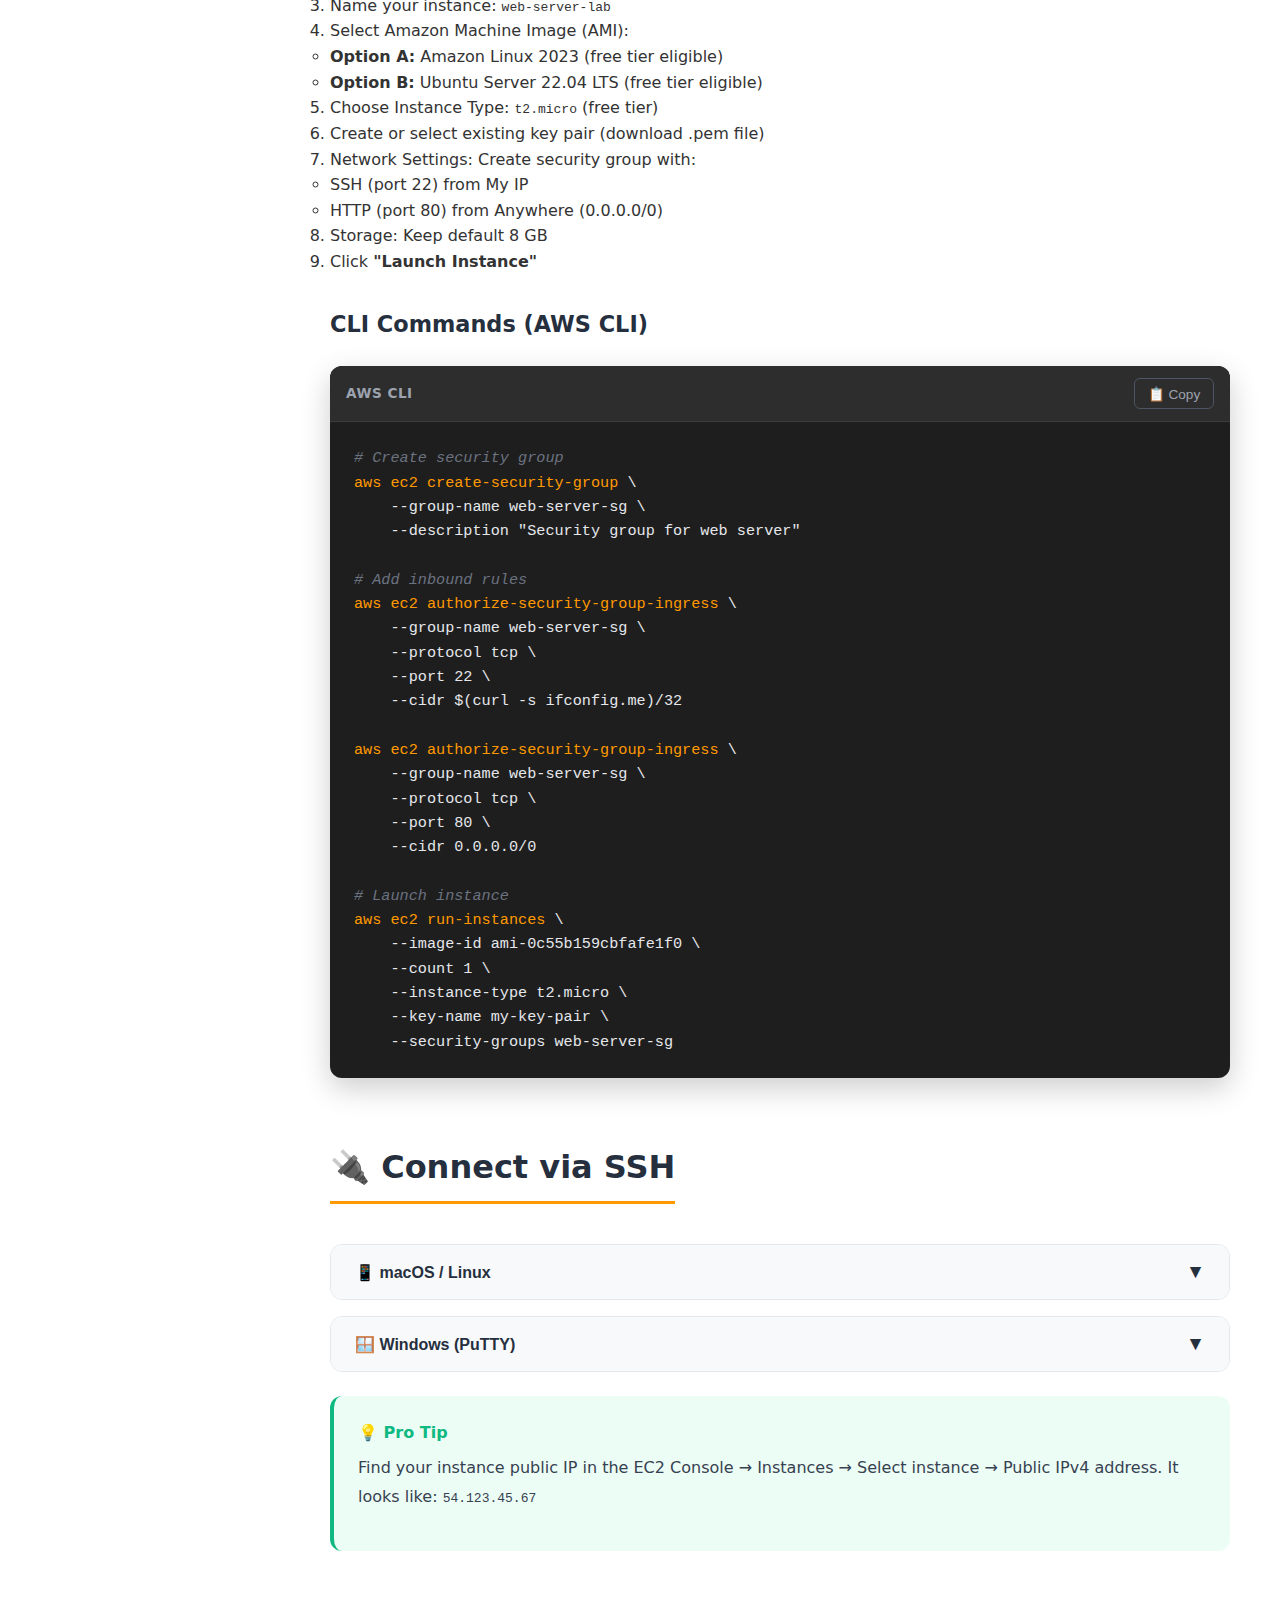
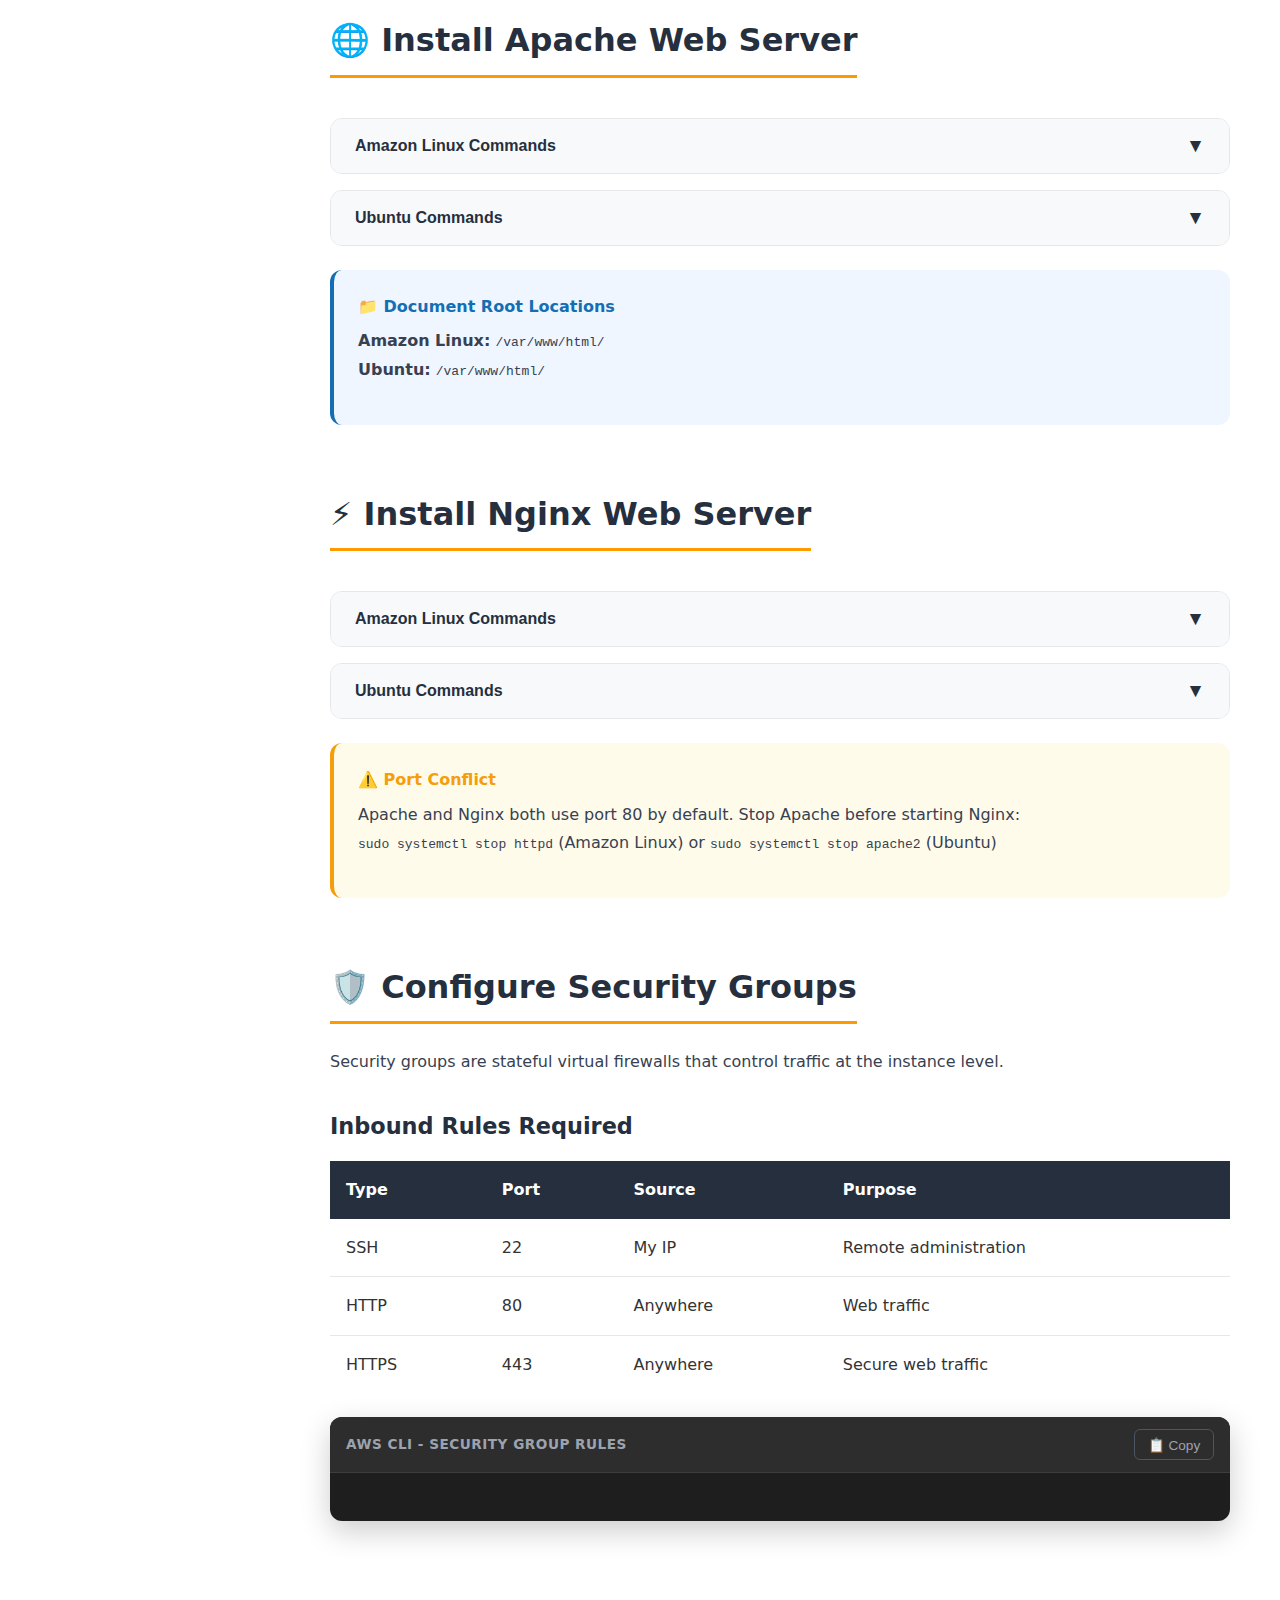
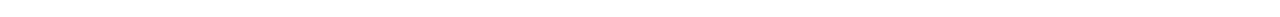
<file: services/ec2.html>
<!DOCTYPE html>
<html lang="en">
<head>
    <meta charset="UTF-8">
    <meta name="viewport" content="width=device-width, initial-scale=1.0">
    <meta name="description" content="AWS EC2 Hands-On Lab: Launch instances, configure security groups, install Apache/Nginx, and host static websites with step-by-step commands.">
    <title>EC2 Lab - Launch Instances & Web Servers | Cloud Hands-On Lab</title>
    <link rel="stylesheet" href="../css/style.css">
</head>
<body>
    <!-- Navigation -->
    <nav class="navbar">
        <div class="nav-container">
            <a href="../index.html" class="nav-logo">
                <span class="logo-icon">☁️</span>
                <span class="logo-text">Cloud<span class="highlight">Lab</span></span>
            </a>
            <button class="nav-toggle" id="navToggle" aria-label="Toggle navigation">
                <span class="hamburger"></span>
            </button>
            <ul class="nav-menu" id="navMenu">
                <li><a href="../index.html" class="nav-link">Home</a></li>
                <li class="dropdown">
                    <a href="#" class="nav-link active">Services ▼</a>
                    <ul class="dropdown-menu">
                        <li><a href="ec2.html">EC2</a></li>
                        <li><a href="s3.html">S3</a></li>
                        <li><a href="iam.html">IAM</a></li>
                        <li><a href="vpc.html">VPC</a></li>
                        <li><a href="rds.html">RDS</a></li>
                        <li><a href="cloudwatch.html">CloudWatch</a></li>
                        <li><a href="loadbalancer.html">Load Balancer</a></li>
                    </ul>
                </li>
            </ul>
        </div>
    </nav>

    <!-- Page Header -->
    <header class="page-header">
        <h1>☁️ EC2 Hands-On Lab</h1>
        <p>Launch virtual servers, configure security, and deploy web applications</p>
    </header>

    <!-- Lab Content -->
    <div class="lab-content">
        <!-- Sidebar Navigation -->
        <aside class="sidebar">
            <h3>Lab Contents</h3>
            <nav>
                <ul class="sidebar-nav">
                    <li><a href="#objective">Objective</a></li>
                    <li><a href="#architecture">Architecture</a></li>
                    <li><a href="#launch">Launch EC2 Instance</a></li>
                    <li><a href="#connect">SSH Connection</a></li>
                    <li><a href="#apache">Apache Installation</a></li>
                    <li><a href="#nginx">Nginx Installation</a></li>
                    <li><a href="#security">Security Groups</a></li>
                    <li><a href="#website">Host Static Website</a></li>
                    <li><a href="#verification">Verification</a></li>
                    <li><a href="#mistakes">Common Mistakes</a></li>
                    <li><a href="#tasks">Hands-On Tasks</a></li>
                </ul>
            </nav>
        </aside>

        <!-- Main Content -->
        <main class="main-content">
            <!-- Objective -->
            <section class="lab-section" id="objective">
                <h2>🎯 Objective</h2>
                <p>By the end of this lab, you will be able to launch an EC2 instance, connect via SSH, install and configure web servers (Apache and Nginx), set up security groups, and host a static website. These are fundamental skills for any AWS cloud practitioner or DevOps engineer.</p>
                
                <div class="info-box info">
                    <div class="info-box-title">ℹ️ Prerequisites</div>
                    <p>AWS account with access to EC2, SSH client installed (Terminal on Mac/Linux, PuTTY or Git Bash on Windows), and basic familiarity with Linux commands.</p>
                </div>
            </section>

            <!-- Architecture -->
            <section class="lab-section" id="architecture">
                <h2>🏗️ Architecture Overview</h2>
                <p>In this lab, we build a simple web hosting architecture:</p>
                
                <div class="arch-diagram">
                    <div class="diagram-container">
                        <div class="diagram-box">Internet</div>
                        <div class="diagram-arrow">→</div>
                        <div class="diagram-box">Security Group<br><small>(Ports 22, 80, 443)</small></div>
                        <div class="diagram-arrow">→</div>
                        <div class="diagram-box primary">EC2 Instance<br><small>(Amazon Linux/Ubuntu)</small></div>
                        <div class="diagram-arrow">→</div>
                        <div class="diagram-box">Web Server<br><small>(Apache/Nginx)</small></div>
                    </div>
                </div>
                
                <p>The security group acts as a virtual firewall, controlling inbound and outbound traffic. Port 22 allows SSH access, port 80 allows HTTP traffic, and port 443 allows HTTPS.</p>
            </section>

            <!-- Launch Instance -->
            <section class="lab-section" id="launch">
                <h2>🚀 Launch EC2 Instance</h2>
                
                <h3>Console Steps</h3>
                <ol>
                    <li>Sign in to AWS Management Console and navigate to EC2 Dashboard</li>
                    <li>Click <strong>"Launch Instance"</strong></li>
                    <li>Name your instance: <code>web-server-lab</code></li>
                    <li>Select Amazon Machine Image (AMI):
                        <ul>
                            <li><strong>Option A:</strong> Amazon Linux 2023 (free tier eligible)</li>
                            <li><strong>Option B:</strong> Ubuntu Server 22.04 LTS (free tier eligible)</li>
                        </ul>
                    </li>
                    <li>Choose Instance Type: <code>t2.micro</code> (free tier)</li>
                    <li>Create or select existing key pair (download .pem file)</li>
                    <li>Network Settings: Create security group with:
                        <ul>
                            <li>SSH (port 22) from My IP</li>
                            <li>HTTP (port 80) from Anywhere (0.0.0.0/0)</li>
                        </ul>
                    </li>
                    <li>Storage: Keep default 8 GB</li>
                    <li>Click <strong>"Launch Instance"</strong></li>
                </ol>

                <h3>CLI Commands (AWS CLI)</h3>
                <div class="code-block">
                    <div class="code-header">
                        <span class="code-label">AWS CLI</span>
                        <button class="copy-btn">📋 Copy</button>
                    </div>
                    <div class="code-content">
                        <pre><code><span class="comment"># Create security group</span>
<span class="command">aws ec2 create-security-group</span> \
    --group-name web-server-sg \
    --description "Security group for web server"

<span class="comment"># Add inbound rules</span>
<span class="command">aws ec2 authorize-security-group-ingress</span> \
    --group-name web-server-sg \
    --protocol tcp \
    --port 22 \
    --cidr $(curl -s ifconfig.me)/32

<span class="command">aws ec2 authorize-security-group-ingress</span> \
    --group-name web-server-sg \
    --protocol tcp \
    --port 80 \
    --cidr 0.0.0.0/0

<span class="comment"># Launch instance</span>
<span class="command">aws ec2 run-instances</span> \
    --image-id ami-0c55b159cbfafe1f0 \
    --count 1 \
    --instance-type t2.micro \
    --key-name my-key-pair \
    --security-groups web-server-sg</code></pre>
                    </div>
                </div>
            </section>

            <!-- SSH Connection -->
            <section class="lab-section" id="connect">
                <h2>🔌 Connect via SSH</h2>
                
                <div class="collapsible">
                    <button class="collapsible-header">
                        <span>📱 macOS / Linux</span>
                        <span class="collapsible-icon">▼</span>
                    </button>
                    <div class="collapsible-content">
                        <div class="collapsible-body">
                            <div class="code-block">
                                <div class="code-header">
                                    <span class="code-label">Terminal</span>
                                    <button class="copy-btn">📋 Copy</button>
                                </div>
                                <div class="code-content">
                                    <pre><code><span class="comment"># Set correct permissions on key file</span>
<span class="command">chmod 400</span> ~/Downloads/my-key-pair.pem

<span class="comment"># Connect to instance (Amazon Linux)</span>
<span class="command">ssh -i</span> ~/Downloads/my-key-pair.pem ec2-user@&lt;your-instance-ip&gt;

<span class="comment"># Connect to instance (Ubuntu)</span>
<span class="command">ssh -i</span> ~/Downloads/my-key-pair.pem ubuntu@&lt;your-instance-ip&gt;</code></pre>
                                </div>
                            </div>
                        </div>
                    </div>
                </div>

                <div class="collapsible">
                    <button class="collapsible-header">
                        <span>🪟 Windows (PuTTY)</span>
                        <span class="collapsible-icon">▼</span>
                    </button>
                    <div class="collapsible-content">
                        <div class="collapsible-body">
                            <ol>
                                <li>Convert .pem to .ppk using PuTTYgen</li>
                                <li>Open PuTTY, enter Instance IP in Host Name</li>
                                <li>Connection → SSH → Auth → Browse for .ppk file</li>
                                <li>Click Open, login as <code>ec2-user</code> (Amazon Linux) or <code>ubuntu</code> (Ubuntu)</li>
                            </ol>
                        </div>
                    </div>
                </div>

                <div class="info-box tip">
                    <div class="info-box-title">💡 Pro Tip</div>
                    <p>Find your instance public IP in the EC2 Console → Instances → Select instance → Public IPv4 address. It looks like: <code>54.123.45.67</code></p>
                </div>
            </section>

            <!-- Apache Installation -->
            <section class="lab-section" id="apache">
                <h2>🌐 Install Apache Web Server</h2>
                
                <div class="collapsible">
                    <button class="collapsible-header">
                        <span>Amazon Linux Commands</span>
                        <span class="collapsible-icon">▼</span>
                    </button>
                    <div class="collapsible-content">
                        <div class="collapsible-body">
                            <div class="code-block">
                                <div class="code-header">
                                    <span class="code-label">Amazon Linux</span>
                                    <button class="copy-btn">📋 Copy</button>
                                </div>
                                <div class="code-content">
                                    <pre><code><span class="comment"># Update system packages</span>
<span class="command">sudo yum update -y</span>

<span class="comment"># Install Apache (httpd)</span>
<span class="command">sudo yum install httpd -y</span>

<span class="comment"># Start Apache service</span>
<span class="command">sudo systemctl start httpd</span>

<span class="comment"># Enable Apache to start on boot</span>
<span class="command">sudo systemctl enable httpd</span>

<span class="comment"># Check Apache status</span>
<span class="command">sudo systemctl status httpd</span>

<span class="comment"># Verify installation</span>
<span class="command">curl http://localhost</span></code></pre>
                                </div>
                            </div>
                        </div>
                    </div>
                </div>

                <div class="collapsible">
                    <button class="collapsible-header">
                        <span>Ubuntu Commands</span>
                        <span class="collapsible-icon">▼</span>
                    </button>
                    <div class="collapsible-content">
                        <div class="collapsible-body">
                            <div class="code-block">
                                <div class="code-header">
                                    <span class="code-label">Ubuntu</span>
                                    <button class="copy-btn">📋 Copy</button>
                                </div>
                                <div class="code-content">
                                    <pre><code><span class="comment"># Update package list</span>
<span class="command">sudo apt update</span>

<span class="comment"># Install Apache2</span>
<span class="command">sudo apt install apache2 -y</span>

<span class="comment"># Start Apache service</span>
<span class="command">sudo systemctl start apache2</span>

<span class="comment"># Enable Apache to start on boot</span>
<span class="command">sudo systemctl enable apache2</span>

<span class="comment"># Check Apache status</span>
<span class="command">sudo systemctl status apache2</span>

<span class="comment"># Verify installation</span>
<span class="command">curl http://localhost</span></code></pre>
                                </div>
                            </div>
                        </div>
                    </div>
                </div>

                <div class="info-box info">
                    <div class="info-box-title">📁 Document Root Locations</div>
                    <p><strong>Amazon Linux:</strong> <code>/var/www/html/</code><br>
                    <strong>Ubuntu:</strong> <code>/var/www/html/</code></p>
                </div>
            </section>

            <!-- Nginx Installation -->
            <section class="lab-section" id="nginx">
                <h2>⚡ Install Nginx Web Server</h2>
                
                <div class="collapsible">
                    <button class="collapsible-header">
                        <span>Amazon Linux Commands</span>
                        <span class="collapsible-icon">▼</span>
                    </button>
                    <div class="collapsible-content">
                        <div class="collapsible-body">
                            <div class="code-block">
                                <div class="code-header">
                                    <span class="code-label">Amazon Linux</span>
                                    <button class="copy-btn">📋 Copy</button>
                                </div>
                                <div class="code-content">
                                    <pre><code><span class="comment"># Install Nginx</span>
<span class="command">sudo yum install nginx -y</span>

<span class="comment"># Start Nginx service</span>
<span class="command">sudo systemctl start nginx</span>

<span class="comment"># Enable Nginx to start on boot</span>
<span class="command">sudo systemctl enable nginx</span>

<span class="comment"># Check Nginx status</span>
<span class="command">sudo systemctl status nginx</span></code></pre>
                                </div>
                            </div>
                        </div>
                    </div>
                </div>

                <div class="collapsible">
                    <button class="collapsible-header">
                        <span>Ubuntu Commands</span>
                        <span class="collapsible-icon">▼</span>
                    </button>
                    <div class="collapsible-content">
                        <div class="collapsible-body">
                            <div class="code-block">
                                <div class="code-header">
                                    <span class="code-label">Ubuntu</span>
                                    <button class="copy-btn">📋 Copy</button>
                                </div>
                                <div class="code-content">
                                    <pre><code><span class="comment"># Update package list</span>
<span class="command">sudo apt update</span>

<span class="comment"># Install Nginx</span>
<span class="command">sudo apt install nginx -y</span>

<span class="comment"># Start Nginx service</span>
<span class="command">sudo systemctl start nginx</span>

<span class="comment"># Enable Nginx to start on boot</span>
<span class="command">sudo systemctl enable nginx</span>

<span class="comment"># Check Nginx status</span>
<span class="command">sudo systemctl status nginx</span></code></pre>
                                </div>
                            </div>
                        </div>
                    </div>
                </div>

                <div class="info-box warning">
                    <div class="info-box-title">⚠️ Port Conflict</div>
                    <p>Apache and Nginx both use port 80 by default. Stop Apache before starting Nginx:<br>
                    <code>sudo systemctl stop httpd</code> (Amazon Linux) or <code>sudo systemctl stop apache2</code> (Ubuntu)</p>
                </div>
            </section>

            <!-- Security Groups -->
            <section class="lab-section" id="security">
                <h2>🛡️ Configure Security Groups</h2>
                <p>Security groups are stateful virtual firewalls that control traffic at the instance level.</p>
                
                <h3>Inbound Rules Required</h3>
                <table style="width: 100%; border-collapse: collapse; margin: 1rem 0;">
                    <thead style="background: var(--aws-navy); color: white;">
                        <tr>
                            <th style="padding: 1rem; text-align: left;">Type</th>
                            <th style="padding: 1rem; text-align: left;">Port</th>
                            <th style="padding: 1rem; text-align: left;">Source</th>
                            <th style="padding: 1rem; text-align: left;">Purpose</th>
                        </tr>
                    </thead>
                    <tbody>
                        <tr style="border-bottom: 1px solid var(--aws-border);">
                            <td style="padding: 1rem;">SSH</td>
                            <td style="padding: 1rem;">22</td>
                            <td style="padding: 1rem;">My IP</td>
                            <td style="padding: 1rem;">Remote administration</td>
                        </tr>
                        <tr style="border-bottom: 1px solid var(--aws-border);">
                            <td style="padding: 1rem;">HTTP</td>
                            <td style="padding: 1rem;">80</td>
                            <td style="padding: 1rem;">Anywhere</td>
                            <td style="padding: 1rem;">Web traffic</td>
                        </tr>
                        <tr>
                            <td style="padding: 1rem;">HTTPS</td>
                            <td style="padding: 1rem;">443</td>
                            <td style="padding: 1rem;">Anywhere</td>
                            <td style="padding: 1rem;">Secure web traffic</td>
                        </tr>
                    </tbody>
                </table>

                <div class="code-block">
                    <div class="code-header">
                        <span class="code-label">AWS CLI - Security Group Rules</span>
                        <button class="copy-btn">📋 Copy</button>
                    </div>
                    <div class="code-content">
</file>
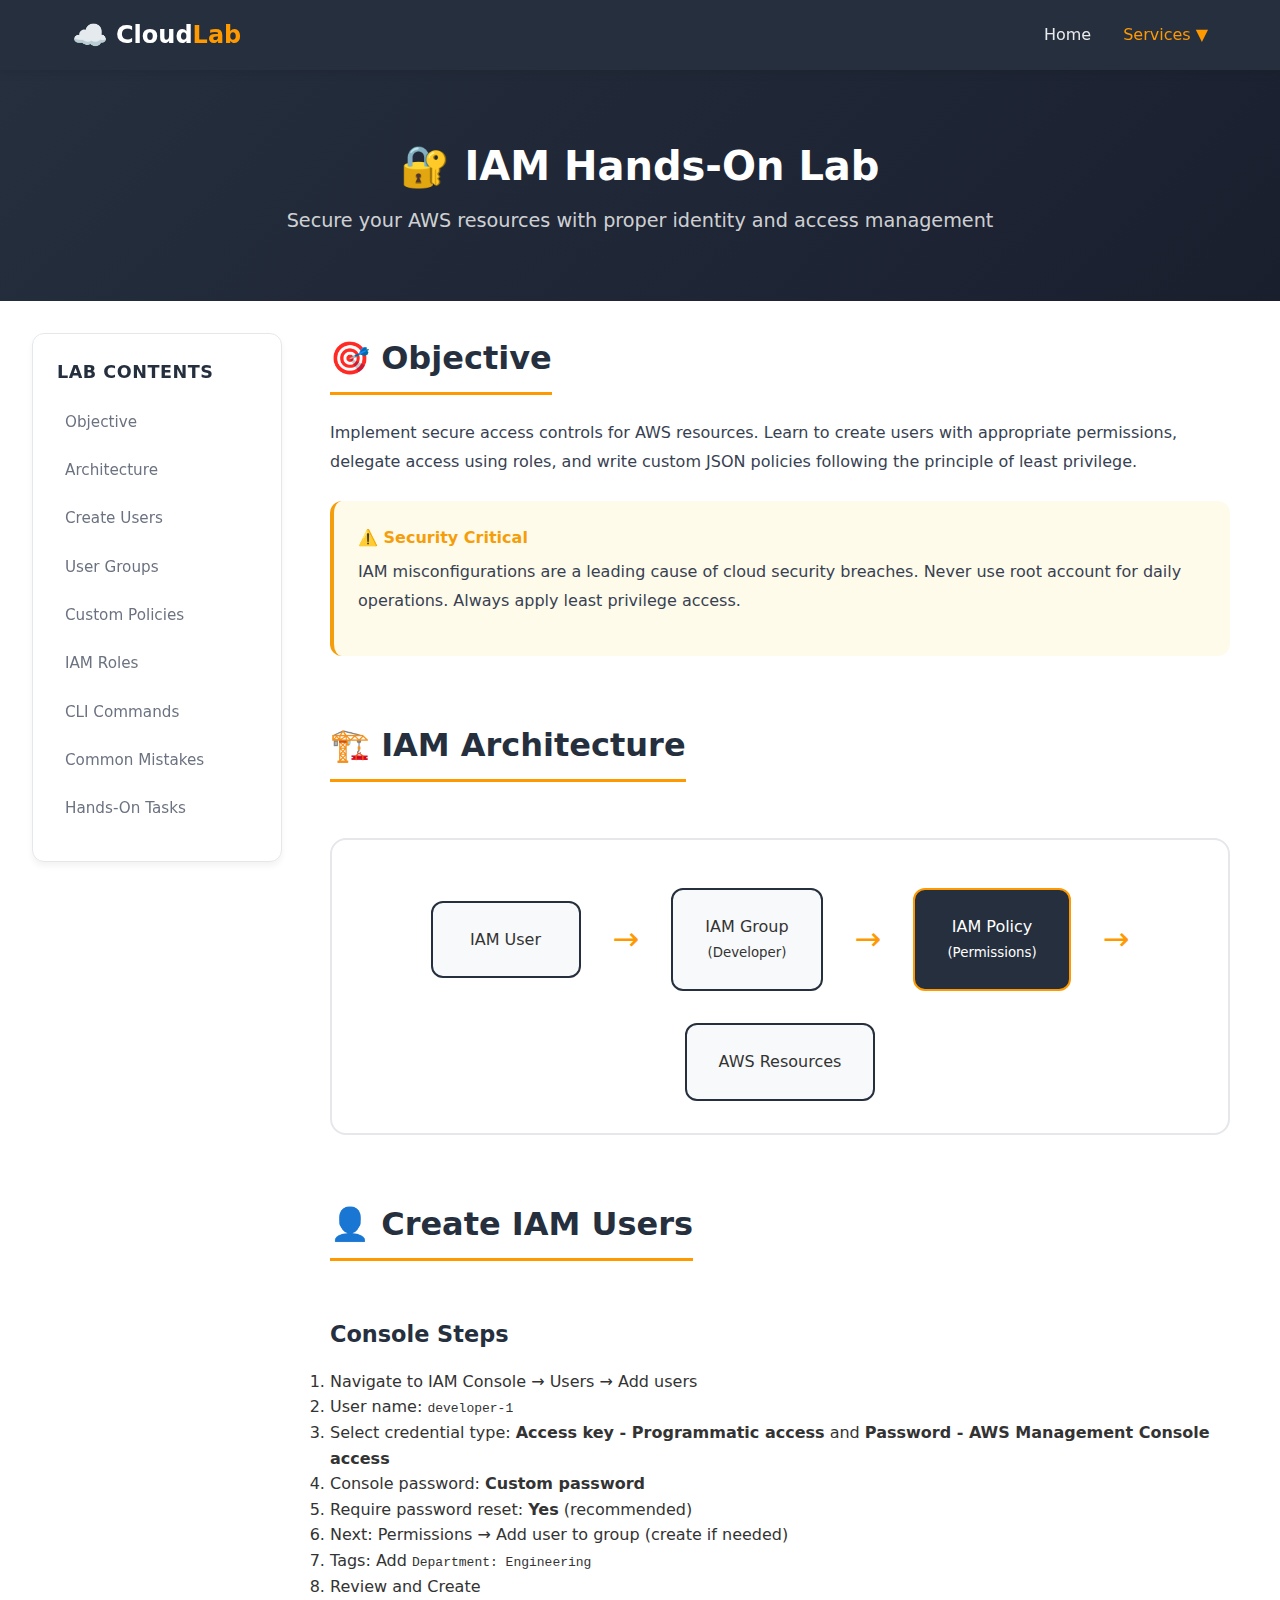
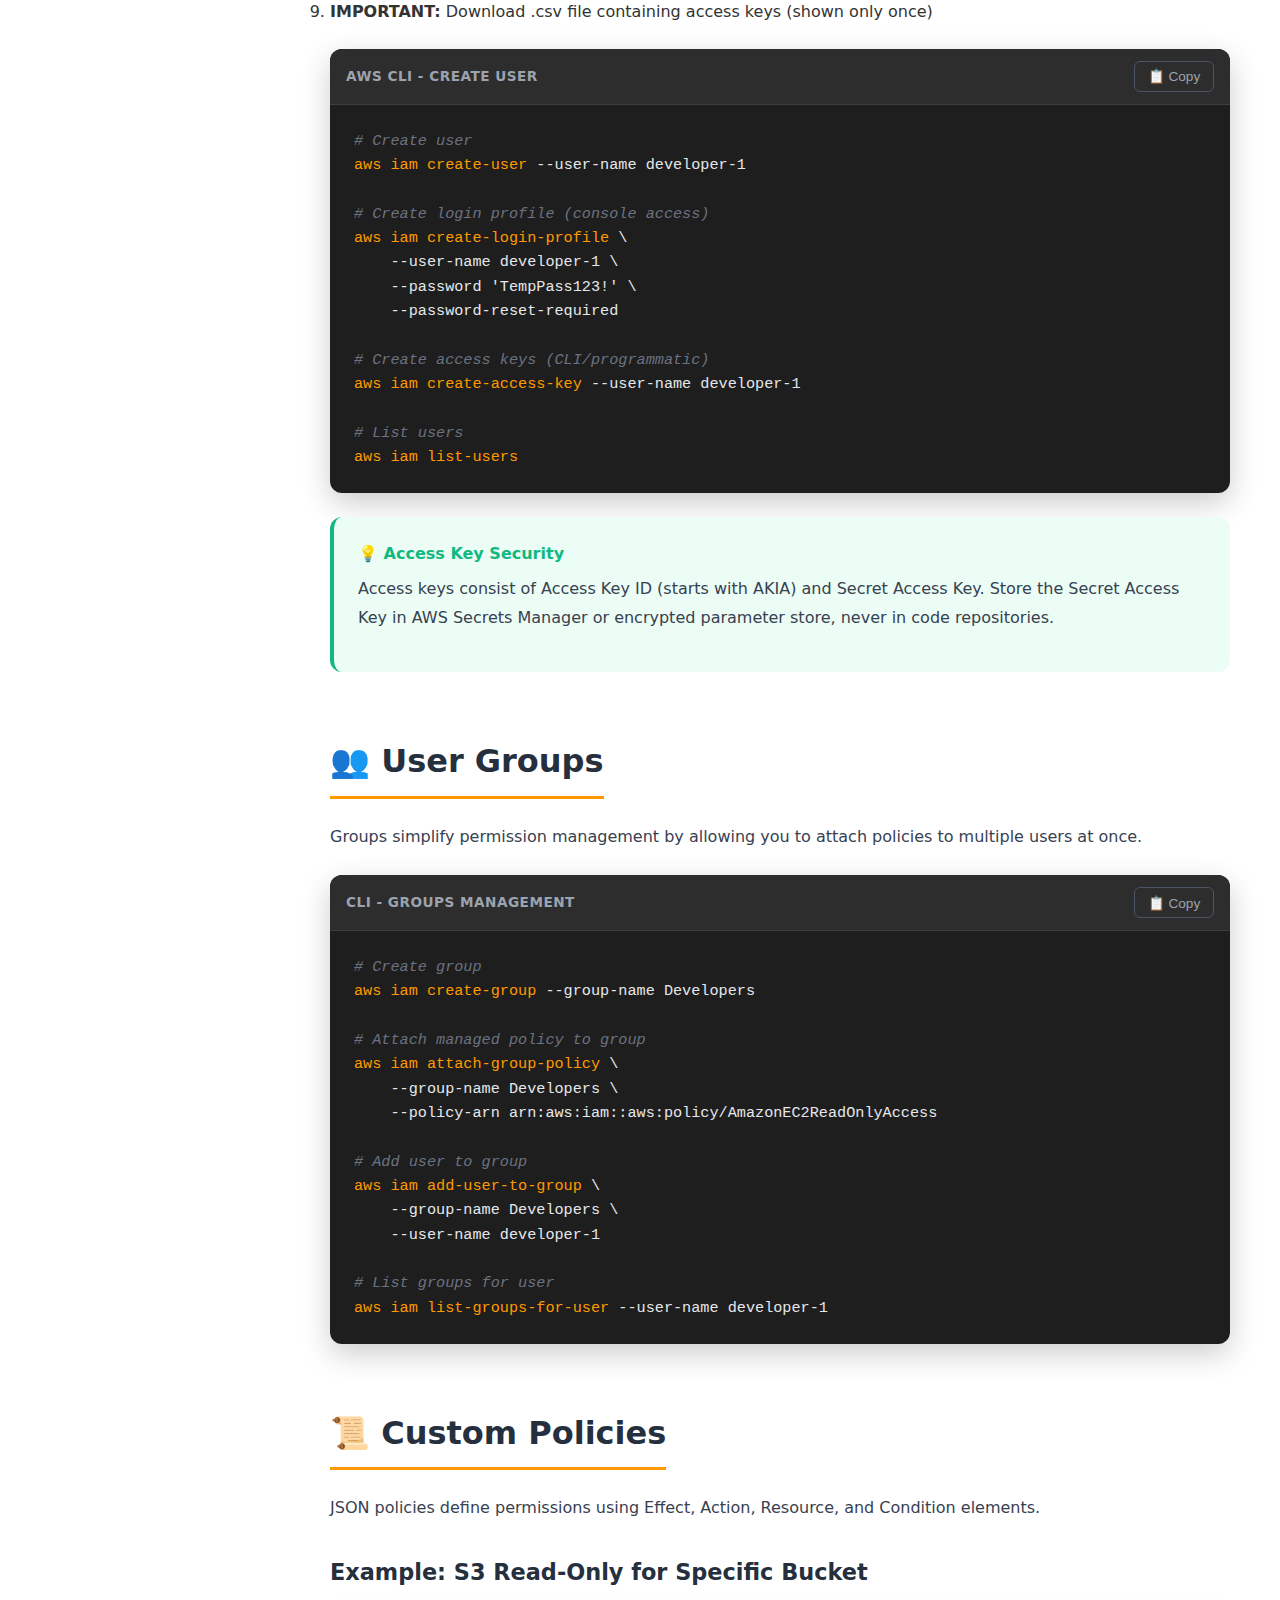
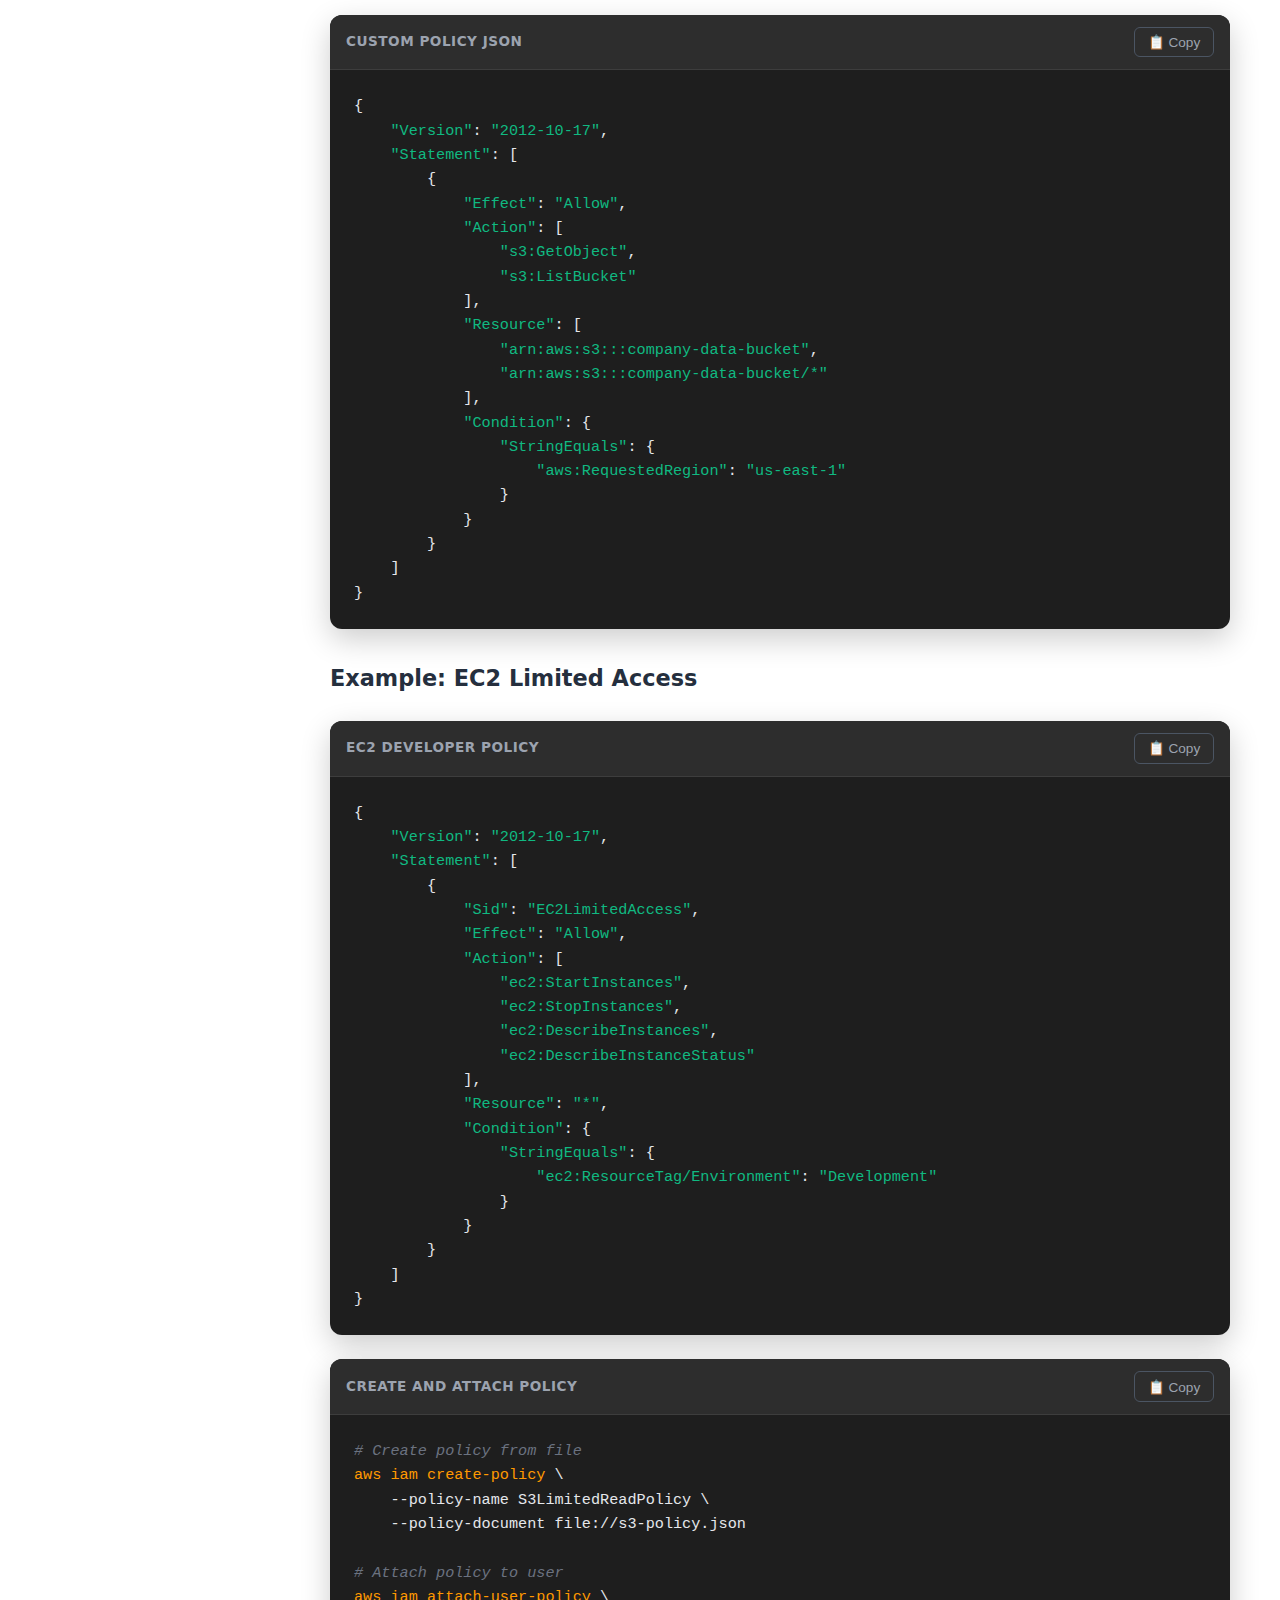
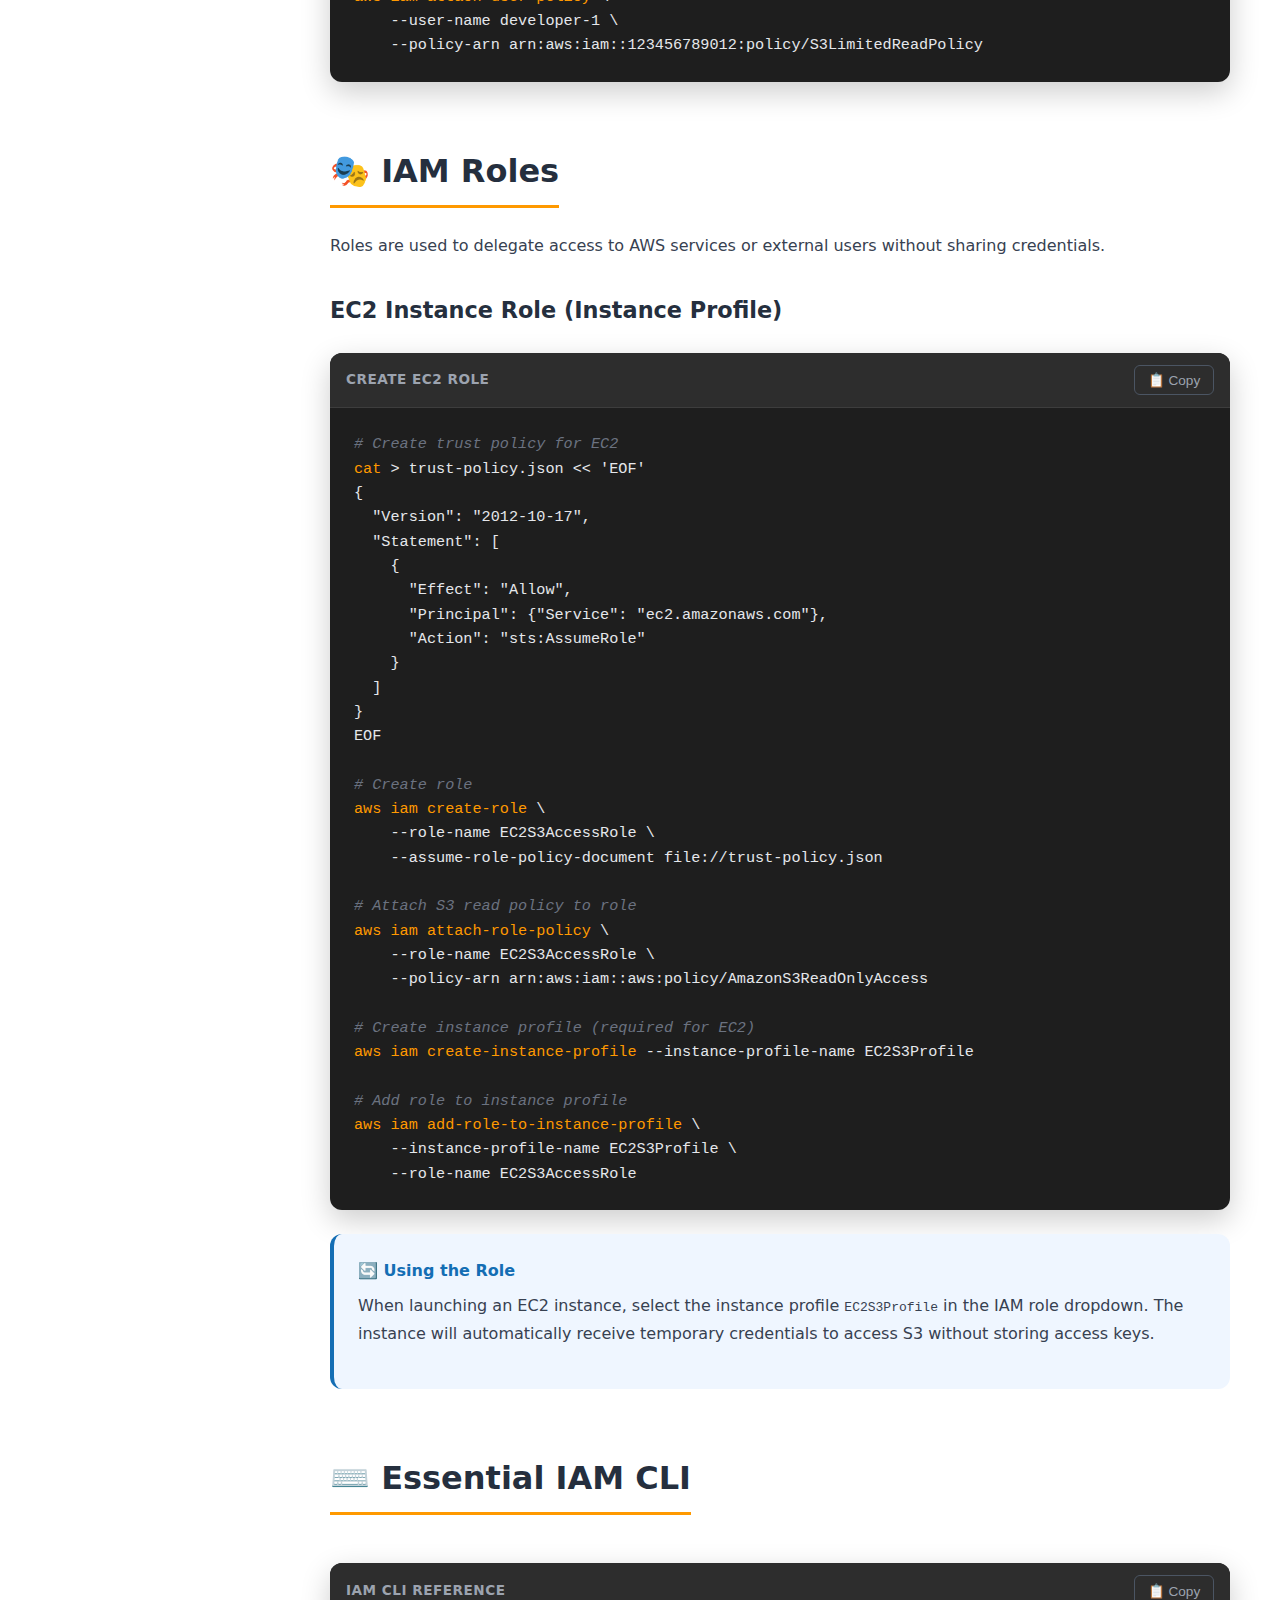
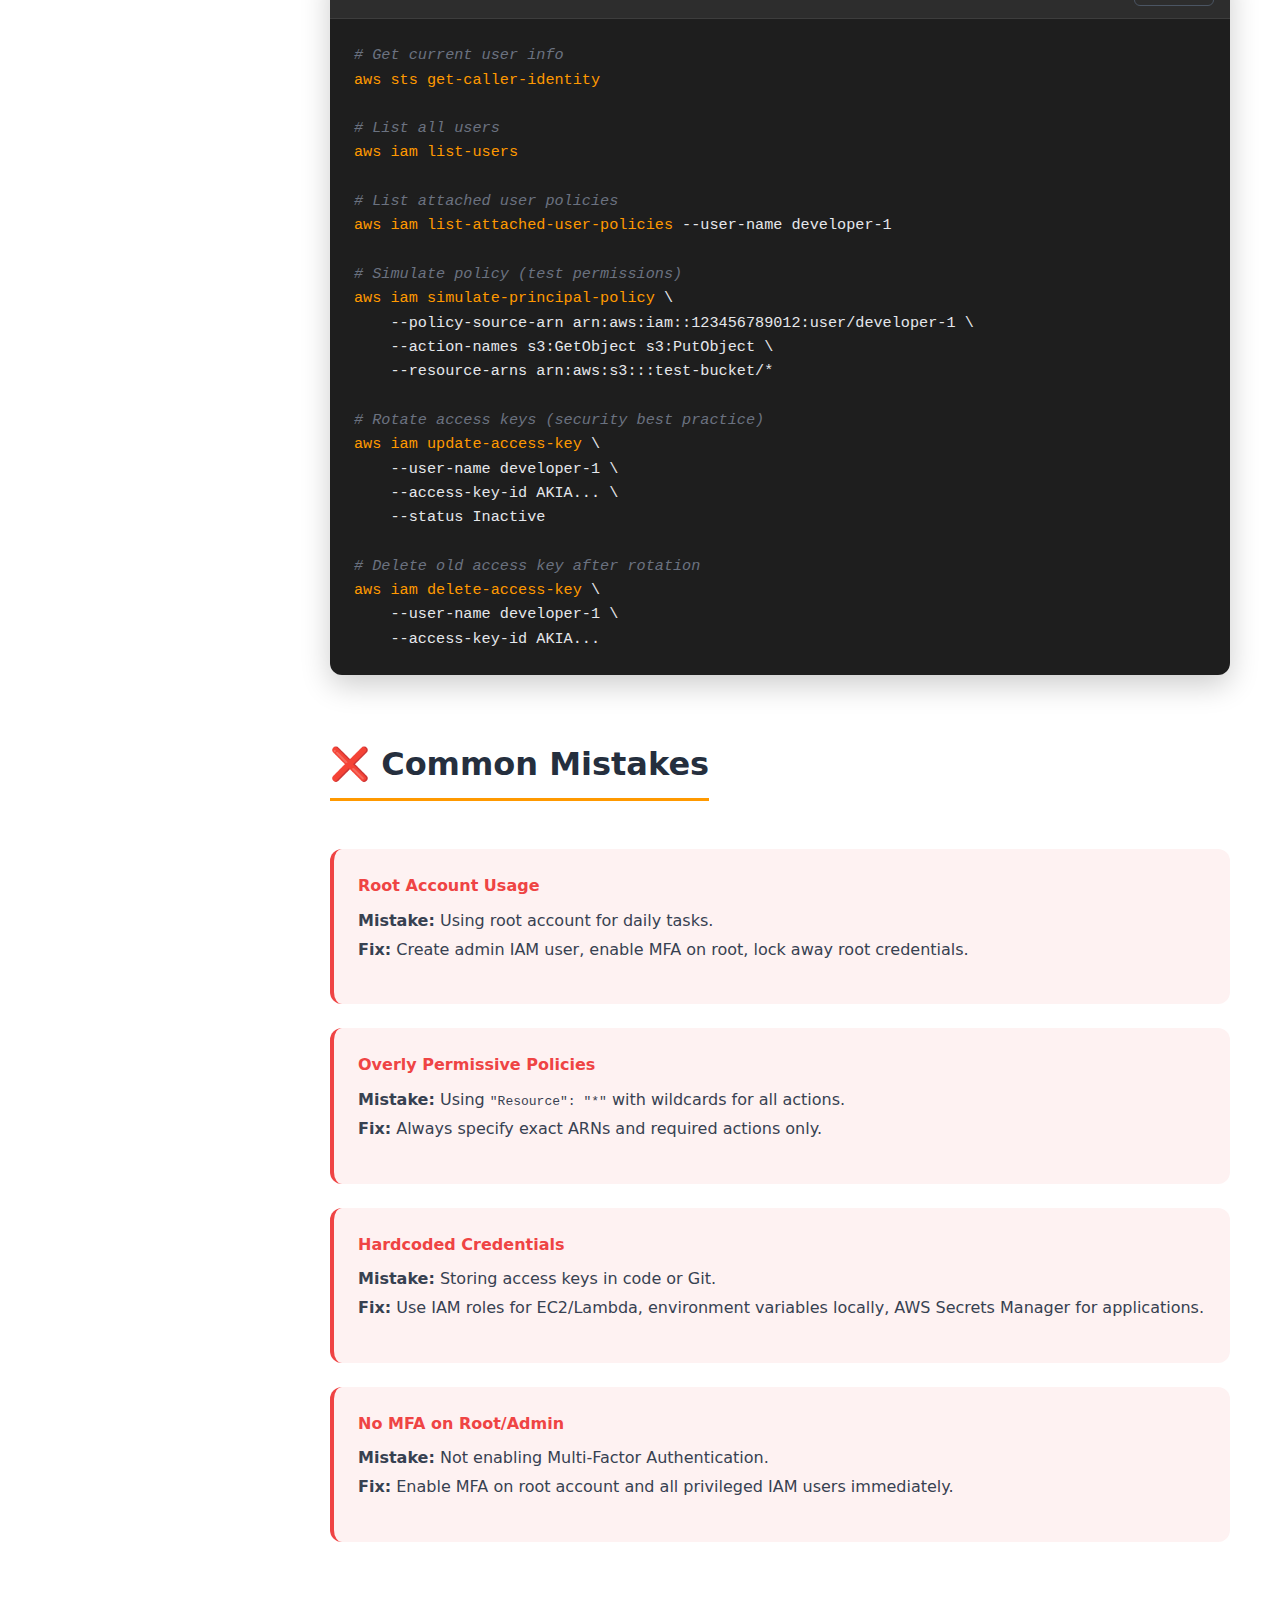
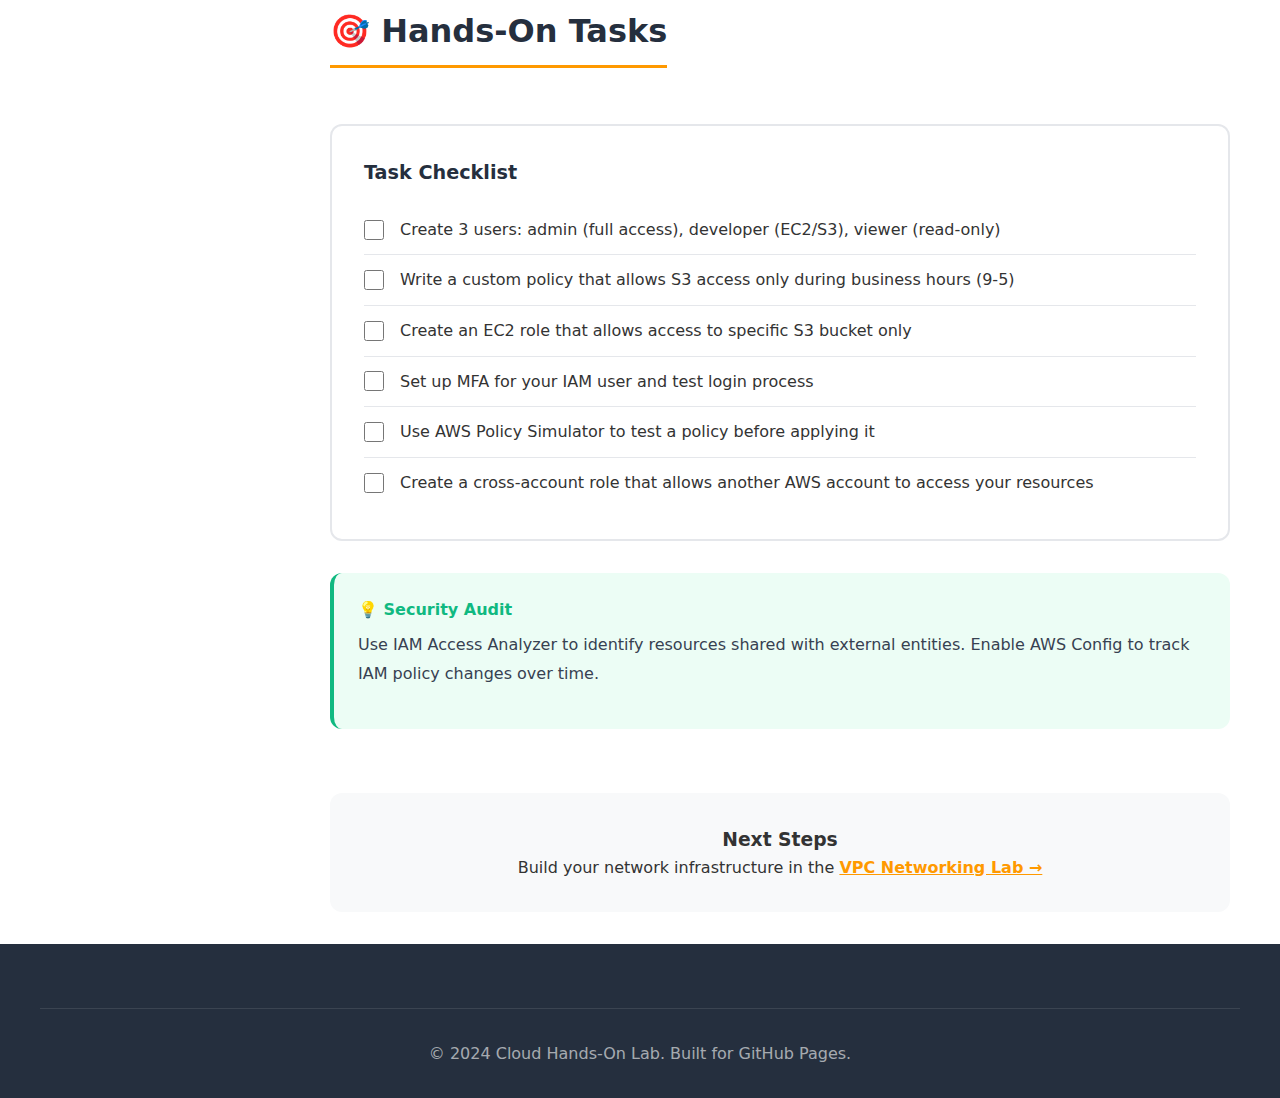
<file: services/iam.html>
<!DOCTYPE html>
<html lang="en">
<head>
    <meta charset="UTF-8">
    <meta name="viewport" content="width=device-width, initial-scale=1.0">
    <meta name="description" content="AWS IAM Hands-On Lab: Create users, manage roles, write custom policies, and implement least privilege access with practical examples.">
    <title>IAM Lab - Identity & Access Management | Cloud Hands-On Lab</title>
    <link rel="stylesheet" href="../css/style.css">
</head>
<body>
    <nav class="navbar">
        <div class="nav-container">
            <a href="../index.html" class="nav-logo">
                <span class="logo-icon">☁️</span>
                <span class="logo-text">Cloud<span class="highlight">Lab</span></span>
            </a>
            <button class="nav-toggle" id="navToggle" aria-label="Toggle navigation">
                <span class="hamburger"></span>
            </button>
            <ul class="nav-menu" id="navMenu">
                <li><a href="../index.html" class="nav-link">Home</a></li>
                <li class="dropdown">
                    <a href="#" class="nav-link active">Services ▼</a>
                    <ul class="dropdown-menu">
                        <li><a href="ec2.html">EC2</a></li>
                        <li><a href="s3.html">S3</a></li>
                        <li><a href="iam.html">IAM</a></li>
                        <li><a href="vpc.html">VPC</a></li>
                        <li><a href="rds.html">RDS</a></li>
                        <li><a href="cloudwatch.html">CloudWatch</a></li>
                        <li><a href="loadbalancer.html">Load Balancer</a></li>
                    </ul>
                </li>
            </ul>
        </div>
    </nav>

    <header class="page-header">
        <h1>🔐 IAM Hands-On Lab</h1>
        <p>Secure your AWS resources with proper identity and access management</p>
    </header>

    <div class="lab-content">
        <aside class="sidebar">
            <h3>Lab Contents</h3>
            <nav>
                <ul class="sidebar-nav">
                    <li><a href="#objective">Objective</a></li>
                    <li><a href="#architecture">Architecture</a></li>
                    <li><a href="#users">Create Users</a></li>
                    <li><a href="#groups">User Groups</a></li>
                    <li><a href="#policies">Custom Policies</a></li>
                    <li><a href="#roles">IAM Roles</a></li>
                    <li><a href="#cli">CLI Commands</a></li>
                    <li><a href="#mistakes">Common Mistakes</a></li>
                    <li><a href="#tasks">Hands-On Tasks</a></li>
                </ul>
            </nav>
        </aside>

        <main class="main-content">
            <section class="lab-section" id="objective">
                <h2>🎯 Objective</h2>
                <p>Implement secure access controls for AWS resources. Learn to create users with appropriate permissions, delegate access using roles, and write custom JSON policies following the principle of least privilege.</p>
                
                <div class="info-box warning">
                    <div class="info-box-title">⚠️ Security Critical</div>
                    <p>IAM misconfigurations are a leading cause of cloud security breaches. Never use root account for daily operations. Always apply least privilege access.</p>
                </div>
            </section>

            <section class="lab-section" id="architecture">
                <h2>🏗️ IAM Architecture</h2>
                <div class="arch-diagram">
                    <div class="diagram-container">
                        <div class="diagram-box">IAM User</div>
                        <div class="diagram-arrow">→</div>
                        <div class="diagram-box">IAM Group<br><small>(Developer)</small></div>
                        <div class="diagram-arrow">→</div>
                        <div class="diagram-box primary">IAM Policy<br><small>(Permissions)</small></div>
                        <div class="diagram-arrow">→</div>
                        <div class="diagram-box">AWS Resources</div>
                    </div>
                </div>
            </section>

            <section class="lab-section" id="users">
                <h2>👤 Create IAM Users</h2>
                
                <h3>Console Steps</h3>
                <ol>
                    <li>Navigate to IAM Console → Users → Add users</li>
                    <li>User name: <code>developer-1</code></li>
                    <li>Select credential type: <strong>Access key - Programmatic access</strong> and <strong>Password - AWS Management Console access</strong></li>
                    <li>Console password: <strong>Custom password</strong></li>
                    <li>Require password reset: <strong>Yes</strong> (recommended)</li>
                    <li>Next: Permissions → Add user to group (create if needed)</li>
                    <li>Tags: Add <code>Department: Engineering</code></li>
                    <li>Review and Create</li>
                    <li><strong>IMPORTANT:</strong> Download .csv file containing access keys (shown only once)</li>
                </ol>

                <div class="code-block">
                    <div class="code-header">
                        <span class="code-label">AWS CLI - Create User</span>
                        <button class="copy-btn">📋 Copy</button>
                    </div>
                    <div class="code-content">
                        <pre><code><span class="comment"># Create user</span>
<span class="command">aws iam create-user</span> --user-name developer-1

<span class="comment"># Create login profile (console access)</span>
<span class="command">aws iam create-login-profile</span> \
    --user-name developer-1 \
    --password 'TempPass123!' \
    --password-reset-required

<span class="comment"># Create access keys (CLI/programmatic)</span>
<span class="command">aws iam create-access-key</span> --user-name developer-1

<span class="comment"># List users</span>
<span class="command">aws iam list-users</span></code></pre>
                    </div>
                </div>

                <div class="info-box tip">
                    <div class="info-box-title">💡 Access Key Security</div>
                    <p>Access keys consist of Access Key ID (starts with AKIA) and Secret Access Key. Store the Secret Access Key in AWS Secrets Manager or encrypted parameter store, never in code repositories.</p>
                </div>
            </section>

            <section class="lab-section" id="groups">
                <h2>👥 User Groups</h2>
                <p>Groups simplify permission management by allowing you to attach policies to multiple users at once.</p>

                <div class="code-block">
                    <div class="code-header">
                        <span class="code-label">CLI - Groups Management</span>
                        <button class="copy-btn">📋 Copy</button>
                    </div>
                    <div class="code-content">
                        <pre><code><span class="comment"># Create group</span>
<span class="command">aws iam create-group</span> --group-name Developers

<span class="comment"># Attach managed policy to group</span>
<span class="command">aws iam attach-group-policy</span> \
    --group-name Developers \
    --policy-arn arn:aws:iam::aws:policy/AmazonEC2ReadOnlyAccess

<span class="comment"># Add user to group</span>
<span class="command">aws iam add-user-to-group</span> \
    --group-name Developers \
    --user-name developer-1

<span class="comment"># List groups for user</span>
<span class="command">aws iam list-groups-for-user</span> --user-name developer-1</code></pre>
                    </div>
                </div>
            </section>

            <section class="lab-section" id="policies">
                <h2>📜 Custom Policies</h2>
                <p>JSON policies define permissions using Effect, Action, Resource, and Condition elements.</p>

                <h3>Example: S3 Read-Only for Specific Bucket</h3>
                <div class="code-block">
                    <div class="code-header">
                        <span class="code-label">Custom Policy JSON</span>
                        <button class="copy-btn">📋 Copy</button>
                    </div>
                    <div class="code-content">
                        <pre><code>{
    <span class="string">"Version"</span>: <span class="string">"2012-10-17"</span>,
    <span class="string">"Statement"</span>: [
        {
            <span class="string">"Effect"</span>: <span class="string">"Allow"</span>,
            <span class="string">"Action"</span>: [
                <span class="string">"s3:GetObject"</span>,
                <span class="string">"s3:ListBucket"</span>
            ],
            <span class="string">"Resource"</span>: [
                <span class="string">"arn:aws:s3:::company-data-bucket"</span>,
                <span class="string">"arn:aws:s3:::company-data-bucket/*"</span>
            ],
            <span class="string">"Condition"</span>: {
                <span class="string">"StringEquals"</span>: {
                    <span class="string">"aws:RequestedRegion"</span>: <span class="string">"us-east-1"</span>
                }
            }
        }
    ]
}</code></pre>
                    </div>
                </div>

                <h3>Example: EC2 Limited Access</h3>
                <div class="code-block">
                    <div class="code-header">
                        <span class="code-label">EC2 Developer Policy</span>
                        <button class="copy-btn">📋 Copy</button>
                    </div>
                    <div class="code-content">
                        <pre><code>{
    <span class="string">"Version"</span>: <span class="string">"2012-10-17"</span>,
    <span class="string">"Statement"</span>: [
        {
            <span class="string">"Sid"</span>: <span class="string">"EC2LimitedAccess"</span>,
            <span class="string">"Effect"</span>: <span class="string">"Allow"</span>,
            <span class="string">"Action"</span>: [
                <span class="string">"ec2:StartInstances"</span>,
                <span class="string">"ec2:StopInstances"</span>,
                <span class="string">"ec2:DescribeInstances"</span>,
                <span class="string">"ec2:DescribeInstanceStatus"</span>
            ],
            <span class="string">"Resource"</span>: <span class="string">"*"</span>,
            <span class="string">"Condition"</span>: {
                <span class="string">"StringEquals"</span>: {
                    <span class="string">"ec2:ResourceTag/Environment"</span>: <span class="string">"Development"</span>
                }
            }
        }
    ]
}</code></pre>
                    </div>
                </div>

                <div class="code-block">
                    <div class="code-header">
                        <span class="code-label">Create and Attach Policy</span>
                        <button class="copy-btn">📋 Copy</button>
                    </div>
                    <div class="code-content">
                        <pre><code><span class="comment"># Create policy from file</span>
<span class="command">aws iam create-policy</span> \
    --policy-name S3LimitedReadPolicy \
    --policy-document file://s3-policy.json

<span class="comment"># Attach policy to user</span>
<span class="command">aws iam attach-user-policy</span> \
    --user-name developer-1 \
    --policy-arn arn:aws:iam::123456789012:policy/S3LimitedReadPolicy</code></pre>
                    </div>
                </div>
            </section>

            <section class="lab-section" id="roles">
                <h2>🎭 IAM Roles</h2>
                <p>Roles are used to delegate access to AWS services or external users without sharing credentials.</p>

                <h3>EC2 Instance Role (Instance Profile)</h3>
                <div class="code-block">
                    <div class="code-header">
                        <span class="code-label">Create EC2 Role</span>
                        <button class="copy-btn">📋 Copy</button>
                    </div>
                    <div class="code-content">
                        <pre><code><span class="comment"># Create trust policy for EC2</span>
<span class="command">cat</span> &gt; trust-policy.json &lt;&lt; 'EOF'
{
  "Version": "2012-10-17",
  "Statement": [
    {
      "Effect": "Allow",
      "Principal": {"Service": "ec2.amazonaws.com"},
      "Action": "sts:AssumeRole"
    }
  ]
}
EOF

<span class="comment"># Create role</span>
<span class="command">aws iam create-role</span> \
    --role-name EC2S3AccessRole \
    --assume-role-policy-document file://trust-policy.json

<span class="comment"># Attach S3 read policy to role</span>
<span class="command">aws iam attach-role-policy</span> \
    --role-name EC2S3AccessRole \
    --policy-arn arn:aws:iam::aws:policy/AmazonS3ReadOnlyAccess

<span class="comment"># Create instance profile (required for EC2)</span>
<span class="command">aws iam create-instance-profile</span> --instance-profile-name EC2S3Profile

<span class="comment"># Add role to instance profile</span>
<span class="command">aws iam add-role-to-instance-profile</span> \
    --instance-profile-name EC2S3Profile \
    --role-name EC2S3AccessRole</code></pre>
                    </div>
                </div>

                <div class="info-box info">
                    <div class="info-box-title">🔄 Using the Role</div>
                    <p>When launching an EC2 instance, select the instance profile <code>EC2S3Profile</code> in the IAM role dropdown. The instance will automatically receive temporary credentials to access S3 without storing access keys.</p>
                </div>
            </section>

            <section class="lab-section" id="cli">
                <h2>⌨️ Essential IAM CLI</h2>
                
                <div class="code-block">
                    <div class="code-header">
                        <span class="code-label">IAM CLI Reference</span>
                        <button class="copy-btn">📋 Copy</button>
                    </div>
                    <div class="code-content">
                        <pre><code><span class="comment"># Get current user info</span>
<span class="command">aws sts get-caller-identity</span>

<span class="comment"># List all users</span>
<span class="command">aws iam list-users</span>

<span class="comment"># List attached user policies</span>
<span class="command">aws iam list-attached-user-policies</span> --user-name developer-1

<span class="comment"># Simulate policy (test permissions)</span>
<span class="command">aws iam simulate-principal-policy</span> \
    --policy-source-arn arn:aws:iam::123456789012:user/developer-1 \
    --action-names s3:GetObject s3:PutObject \
    --resource-arns arn:aws:s3:::test-bucket/*

<span class="comment"># Rotate access keys (security best practice)</span>
<span class="command">aws iam update-access-key</span> \
    --user-name developer-1 \
    --access-key-id AKIA... \
    --status Inactive

<span class="comment"># Delete old access key after rotation</span>
<span class="command">aws iam delete-access-key</span> \
    --user-name developer-1 \
    --access-key-id AKIA...</code></pre>
                    </div>
                </div>
            </section>

            <section class="lab-section" id="mistakes">
                <h2>❌ Common Mistakes</h2>
                
                <div class="info-box error">
                    <div class="info-box-title">Root Account Usage</div>
                    <p><strong>Mistake:</strong> Using root account for daily tasks.<br>
                    <strong>Fix:</strong> Create admin IAM user, enable MFA on root, lock away root credentials.</p>
                </div>

                <div class="info-box error">
                    <div class="info-box-title">Overly Permissive Policies</div>
                    <p><strong>Mistake:</strong> Using <code>"Resource": "*"</code> with wildcards for all actions.<br>
                    <strong>Fix:</strong> Always specify exact ARNs and required actions only.</p>
                </div>

                <div class="info-box error">
                    <div class="info-box-title">Hardcoded Credentials</div>
                    <p><strong>Mistake:</strong> Storing access keys in code or Git.<br>
                    <strong>Fix:</strong> Use IAM roles for EC2/Lambda, environment variables locally, AWS Secrets Manager for applications.</p>
                </div>

                <div class="info-box error">
                    <div class="info-box-title">No MFA on Root/Admin</div>
                    <p><strong>Mistake:</strong> Not enabling Multi-Factor Authentication.<br>
                    <strong>Fix:</strong> Enable MFA on root account and all privileged IAM users immediately.</p>
                </div>
            </section>

            <section class="lab-section" id="tasks">
                <h2>🎯 Hands-On Tasks</h2>
                
                <div class="task-checklist">
                    <h4>Task Checklist</h4>
                    <ul class="checklist">
                        <li><input type="checkbox" id="iam-task1"> <label for="iam-task1">Create 3 users: admin (full access), developer (EC2/S3), viewer (read-only)</label></li>
                        <li><input type="checkbox" id="iam-task2"> <label for="iam-task2">Write a custom policy that allows S3 access only during business hours (9-5)</label></li>
                        <li><input type="checkbox" id="iam-task3"> <label for="iam-task3">Create an EC2 role that allows access to specific S3 bucket only</label></li>
                        <li><input type="checkbox" id="iam-task4"> <label for="iam-task4">Set up MFA for your IAM user and test login process</label></li>
                        <li><input type="checkbox" id="iam-task5"> <label for="iam-task5">Use AWS Policy Simulator to test a policy before applying it</label></li>
                        <li><input type="checkbox" id="iam-task6"> <label for="iam-task6">Create a cross-account role that allows another AWS account to access your resources</label></li>
                    </ul>
                </div>

                <div class="info-box tip">
                    <div class="info-box-title">💡 Security Audit</div>
                    <p>Use IAM Access Analyzer to identify resources shared with external entities. Enable AWS Config to track IAM policy changes over time.</p>
                </div>
            </section>

            <div style="margin-top: 4rem; padding: 2rem; background: var(--aws-light); border-radius: 12px; text-align: center;">
                <h3>Next Steps</h3>
                <p>Build your network infrastructure in the <a href="vpc.html" style="color: var(--aws-orange); font-weight: 600;">VPC Networking Lab →</a></p>
            </div>
        </main>
    </div>

    <footer class="footer">
        <div class="container">
            <div class="footer-bottom">
                <p>&copy; 2024 Cloud Hands-On Lab. Built for GitHub Pages.</p>
            </div>
        </div>
    </footer>

    <script src="../js/script.js"></script>
</body>
</html>
</file>
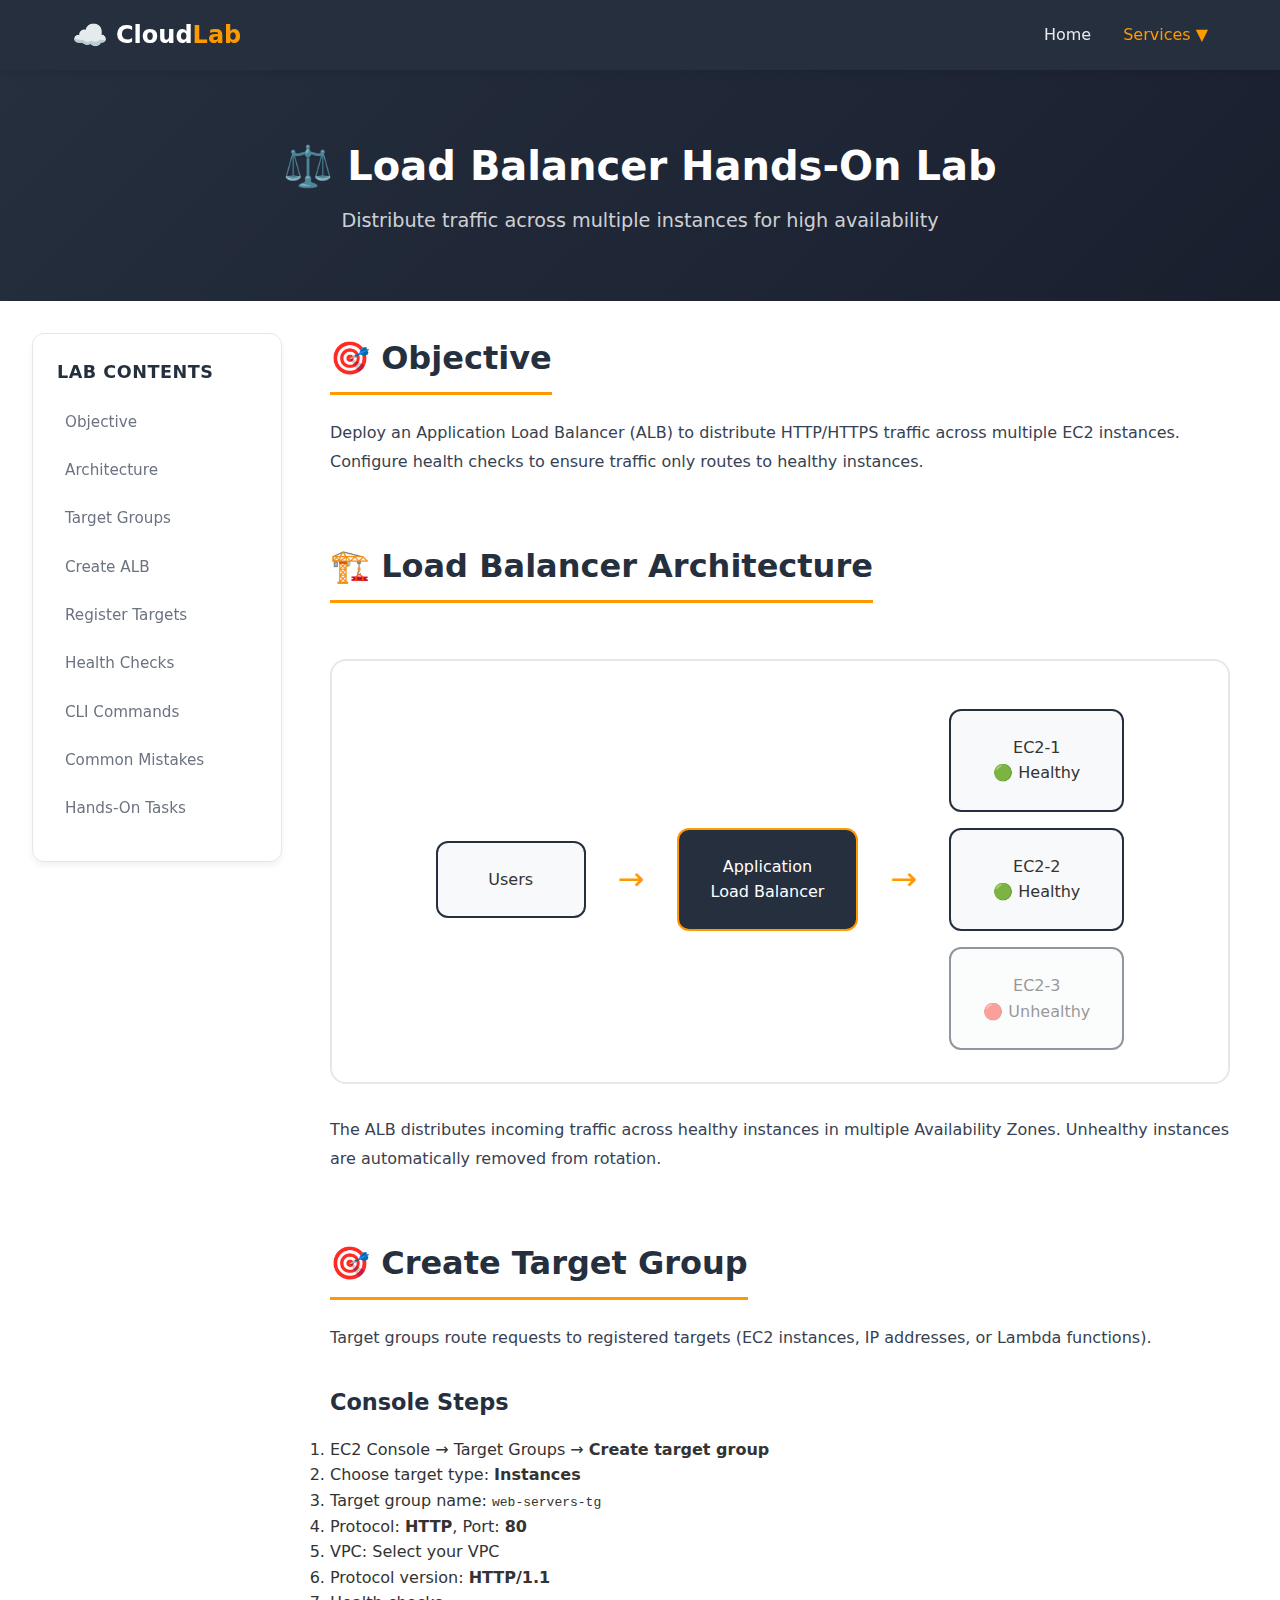
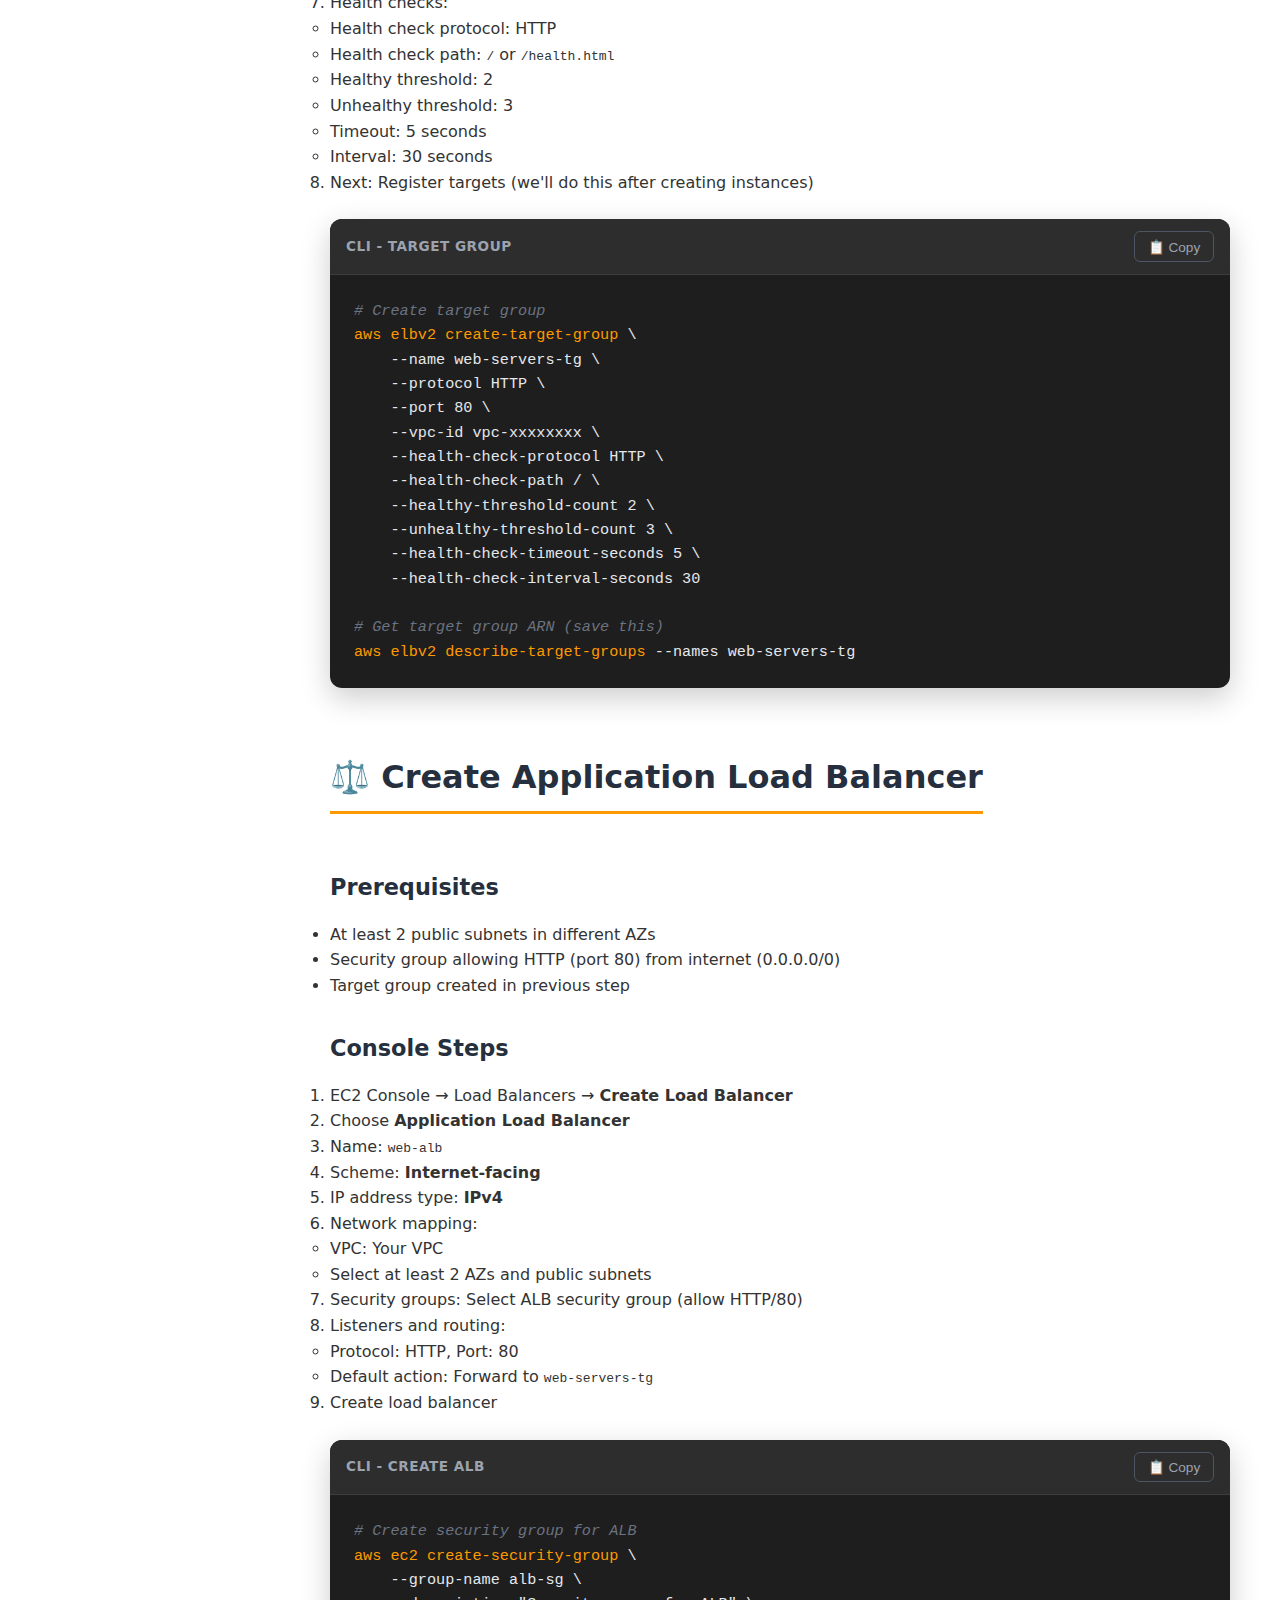
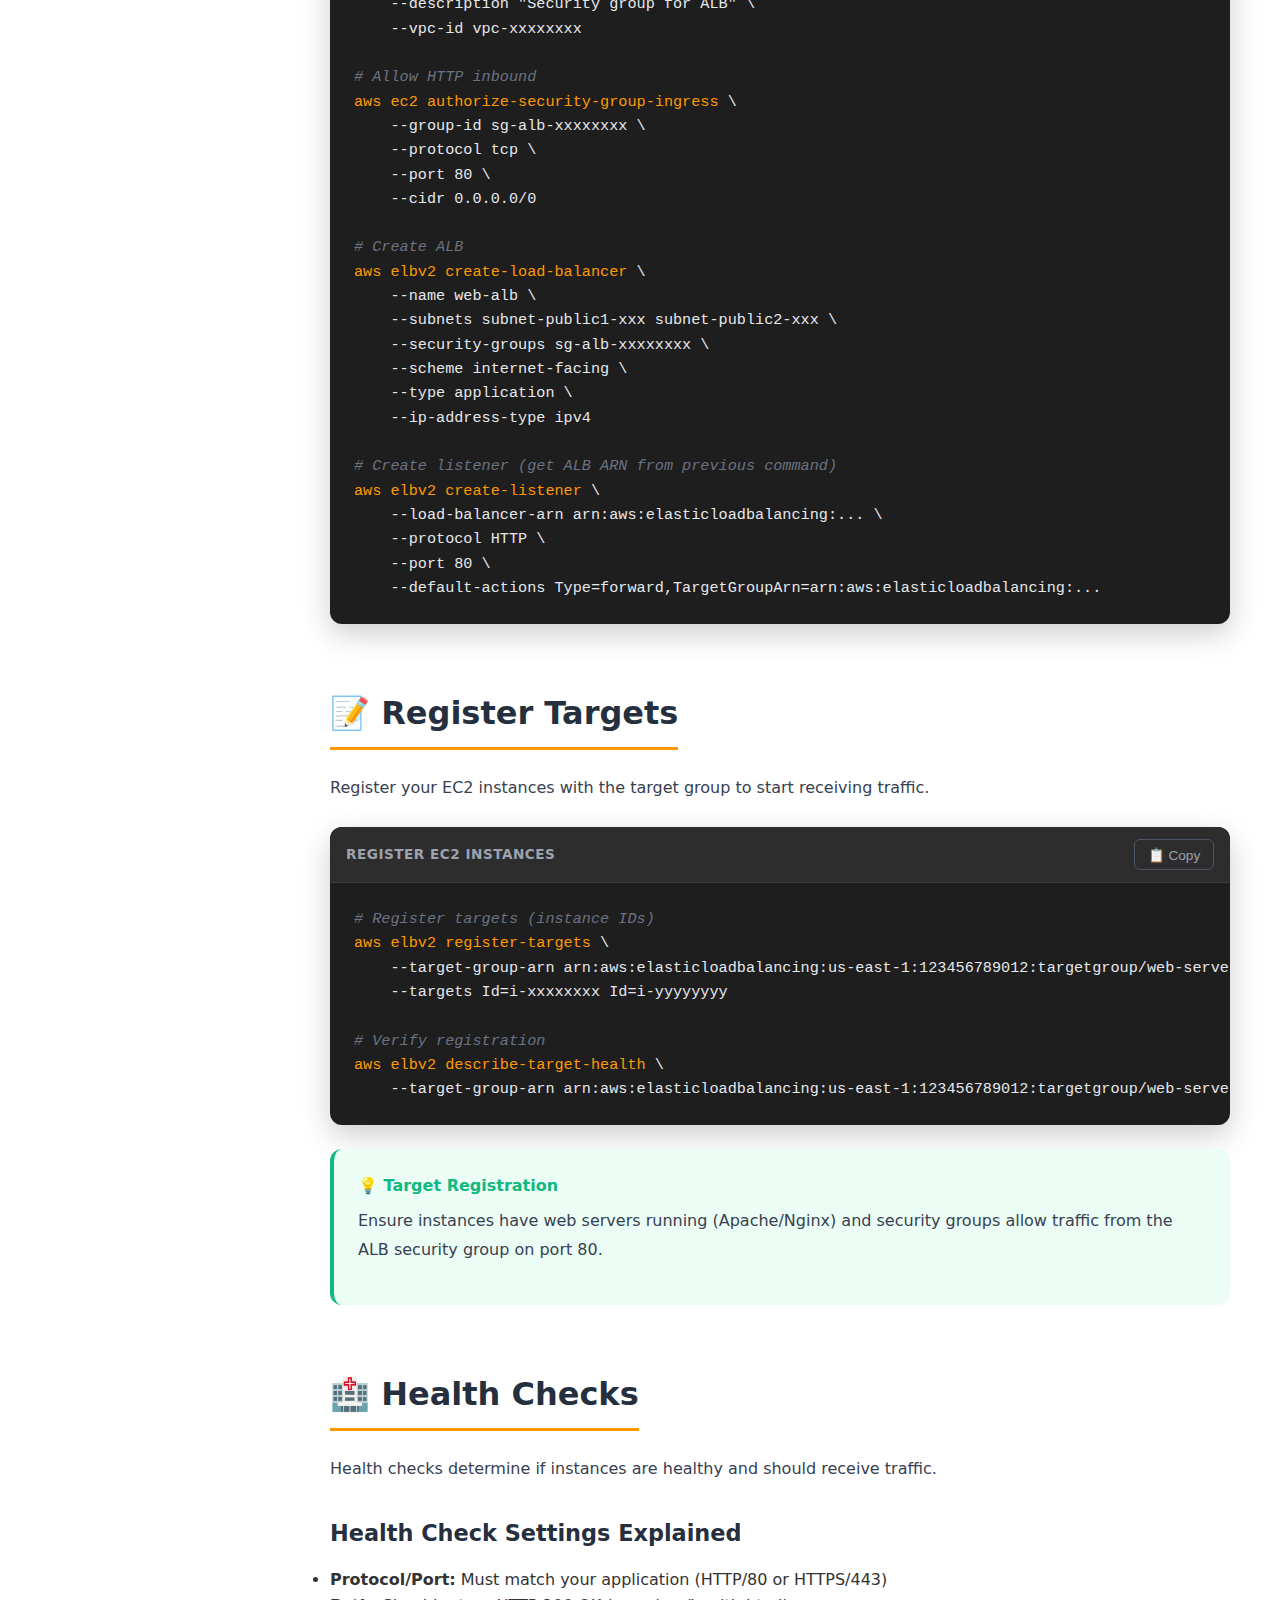
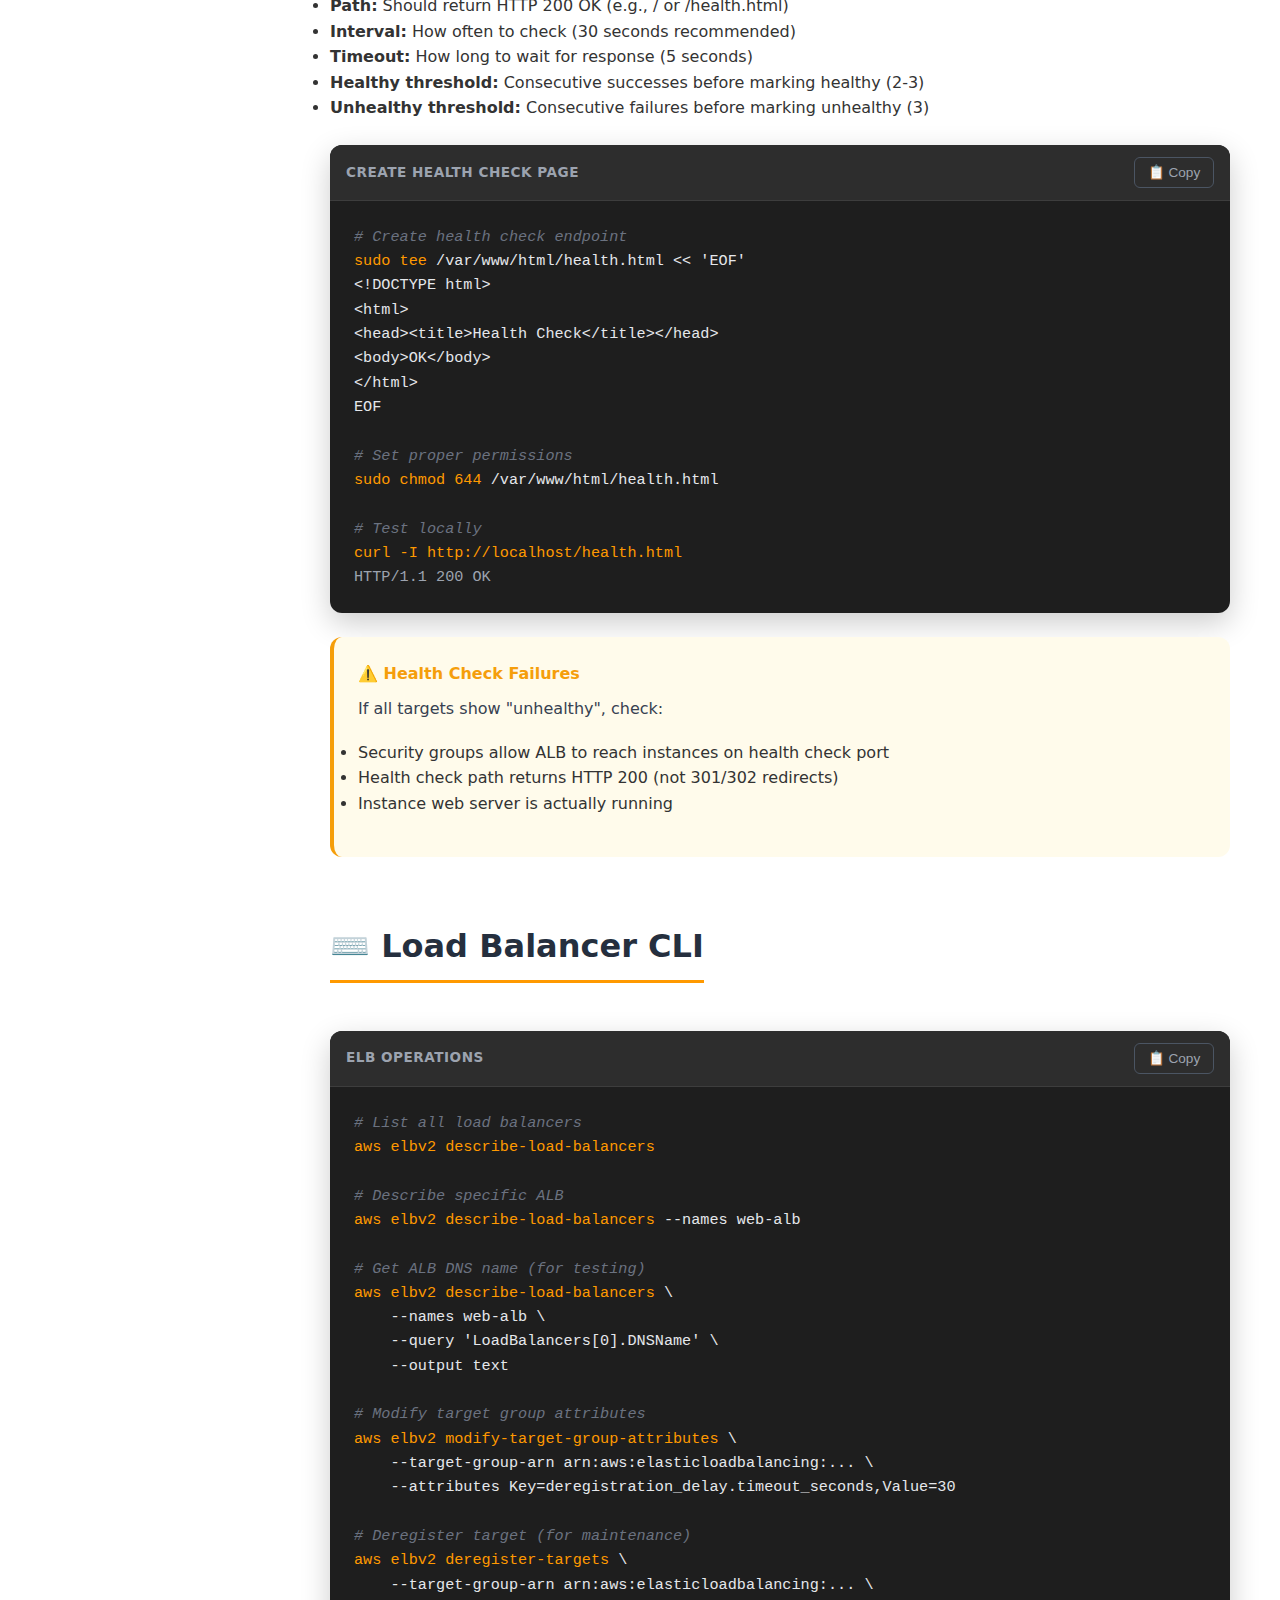
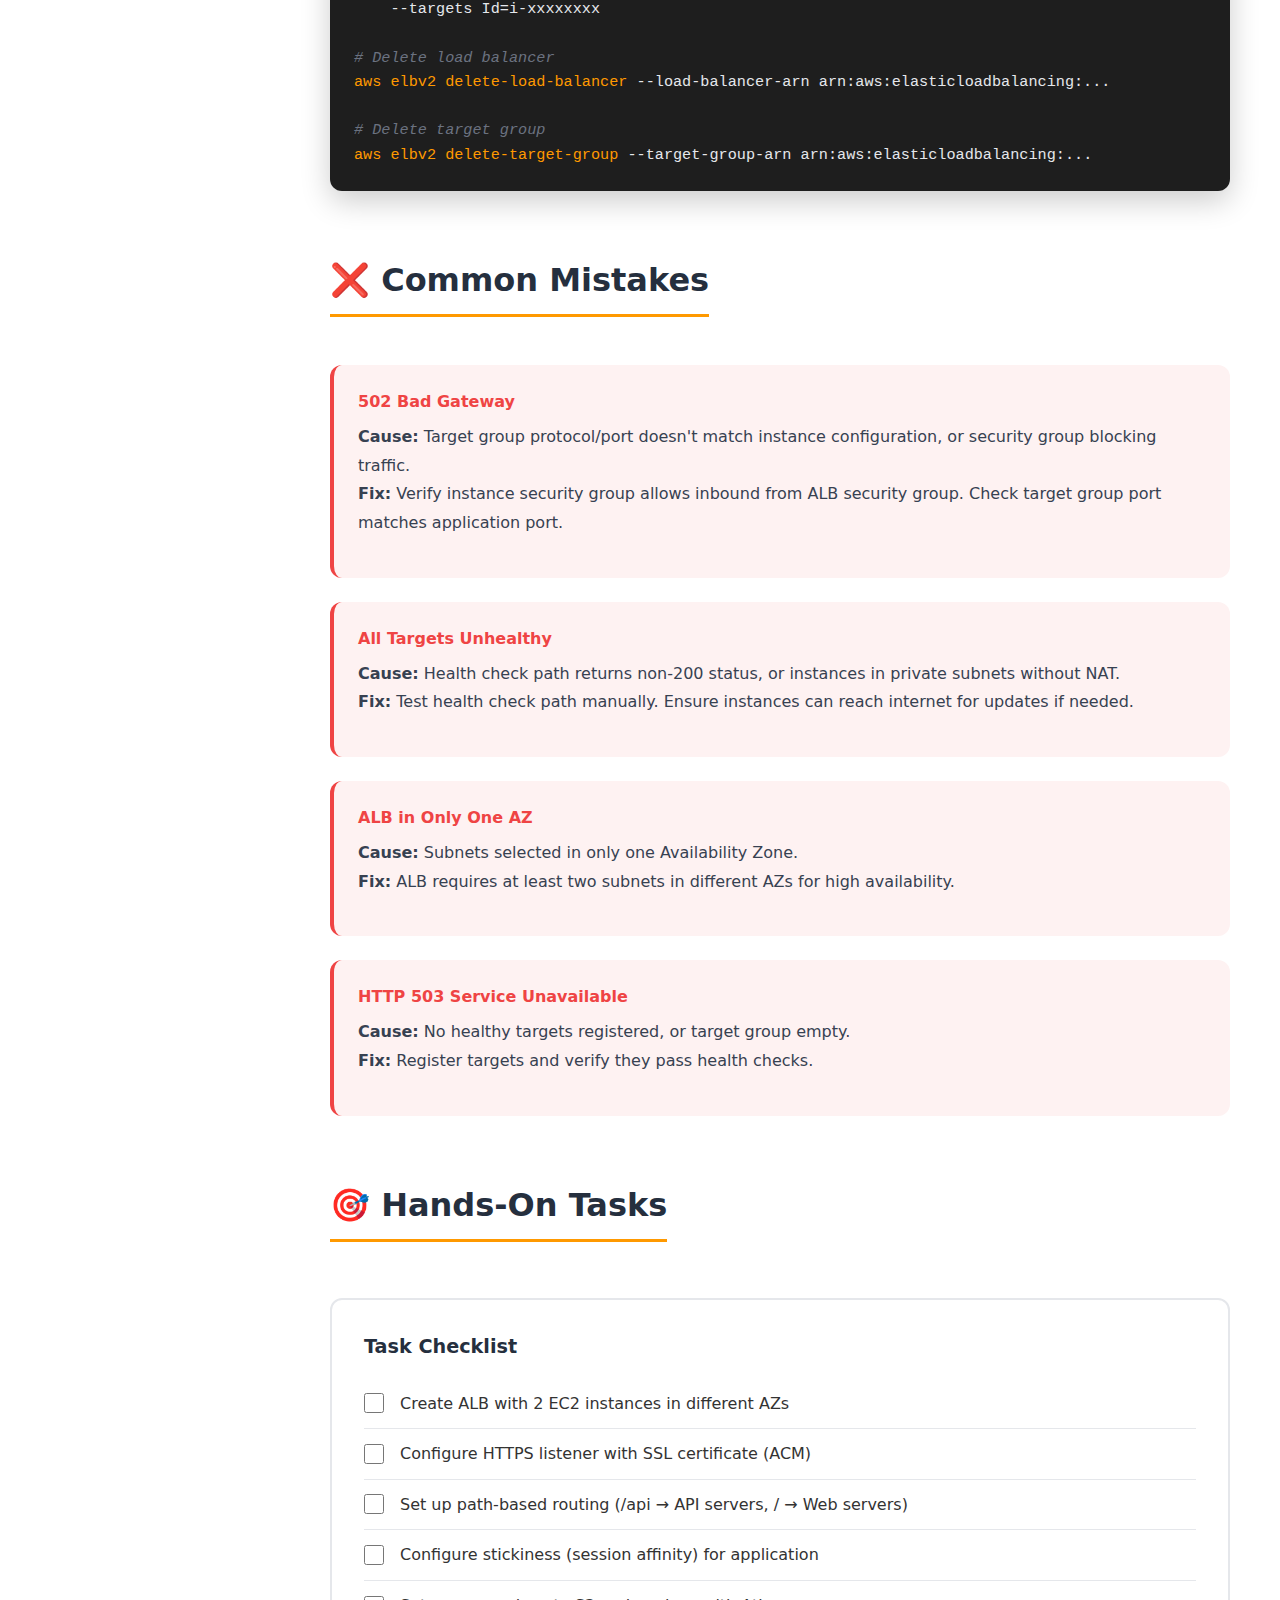
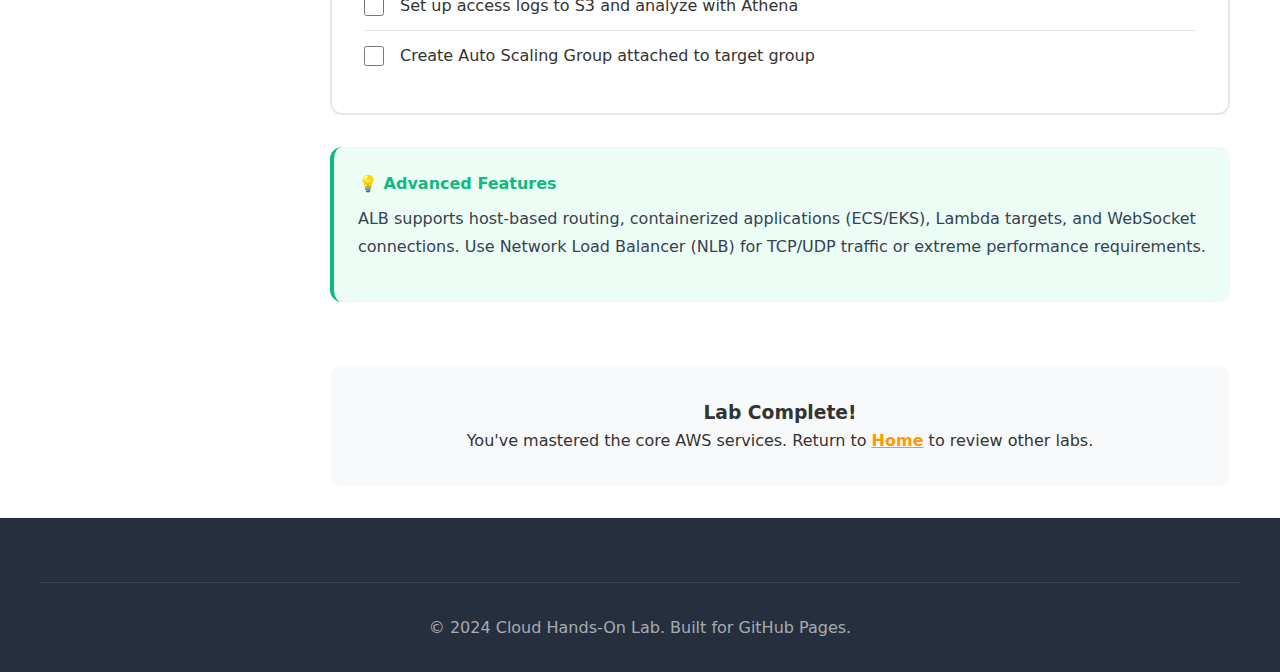
<file: services/loadbalancer.html>
<!DOCTYPE html>
<html lang="en">
<head>
    <meta charset="UTF-8">
    <meta name="viewport" content="width=device-width, initial-scale=1.0">
    <meta name="description" content="AWS Load Balancer Hands-On Lab: Create target groups, register EC2 instances, configure health checks, and distribute traffic with practical examples.">
    <title>Load Balancer Lab - Traffic Distribution | Cloud Hands-On Lab</title>
    <link rel="stylesheet" href="../css/style.css">
</head>
<body>
    <nav class="navbar">
        <div class="nav-container">
            <a href="../index.html" class="nav-logo">
                <span class="logo-icon">☁️</span>
                <span class="logo-text">Cloud<span class="highlight">Lab</span></span>
            </a>
            <button class="nav-toggle" id="navToggle" aria-label="Toggle navigation">
                <span class="hamburger"></span>
            </button>
            <ul class="nav-menu" id="navMenu">
                <li><a href="../index.html" class="nav-link">Home</a></li>
                <li class="dropdown">
                    <a href="#" class="nav-link active">Services ▼</a>
                    <ul class="dropdown-menu">
                        <li><a href="ec2.html">EC2</a></li>
                        <li><a href="s3.html">S3</a></li>
                        <li><a href="iam.html">IAM</a></li>
                        <li><a href="vpc.html">VPC</a></li>
                        <li><a href="rds.html">RDS</a></li>
                        <li><a href="cloudwatch.html">CloudWatch</a></li>
                        <li><a href="loadbalancer.html">Load Balancer</a></li>
                    </ul>
                </li>
            </ul>
        </div>
    </nav>

    <header class="page-header">
        <h1>⚖️ Load Balancer Hands-On Lab</h1>
        <p>Distribute traffic across multiple instances for high availability</p>
    </header>

    <div class="lab-content">
        <aside class="sidebar">
            <h3>Lab Contents</h3>
            <nav>
                <ul class="sidebar-nav">
                    <li><a href="#objective">Objective</a></li>
                    <li><a href="#architecture">Architecture</a></li>
                    <li><a href="#target">Target Groups</a></li>
                    <li><a href="#alb">Create ALB</a></li>
                    <li><a href="#register">Register Targets</a></li>
                    <li><a href="#health">Health Checks</a></li>
                    <li><a href="#cli">CLI Commands</a></li>
                    <li><a href="#mistakes">Common Mistakes</a></li>
                    <li><a href="#tasks">Hands-On Tasks</a></li>
                </ul>
            </nav>
        </aside>

        <main class="main-content">
            <section class="lab-section" id="objective">
                <h2>🎯 Objective</h2>
                <p>Deploy an Application Load Balancer (ALB) to distribute HTTP/HTTPS traffic across multiple EC2 instances. Configure health checks to ensure traffic only routes to healthy instances.</p>
            </section>

            <section class="lab-section" id="architecture">
                <h2>🏗️ Load Balancer Architecture</h2>
                <div class="arch-diagram">
                    <div class="diagram-container">
                        <div class="diagram-box">Users</div>
                        <div class="diagram-arrow">→</div>
                        <div class="diagram-box primary">Application<br>Load Balancer</div>
                        <div class="diagram-arrow">→</div>
                        <div style="display: flex; flex-direction: column; gap: 1rem;">
                            <div class="diagram-box">EC2-1<br>🟢 Healthy</div>
                            <div class="diagram-box">EC2-2<br>🟢 Healthy</div>
                            <div class="diagram-box" style="opacity: 0.5;">EC2-3<br>🔴 Unhealthy</div>
                        </div>
                    </div>
                </div>
                <p style="margin-top: 1rem;">The ALB distributes incoming traffic across healthy instances in multiple Availability Zones. Unhealthy instances are automatically removed from rotation.</p>
            </section>

            <section class="lab-section" id="target">
                <h2>🎯 Create Target Group</h2>
                <p>Target groups route requests to registered targets (EC2 instances, IP addresses, or Lambda functions).</p>

                <h3>Console Steps</h3>
                <ol>
                    <li>EC2 Console → Target Groups → <strong>Create target group</strong></li>
                    <li>Choose target type: <strong>Instances</strong></li>
                    <li>Target group name: <code>web-servers-tg</code></li>
                    <li>Protocol: <strong>HTTP</strong>, Port: <strong>80</strong></li>
                    <li>VPC: Select your VPC</li>
                    <li>Protocol version: <strong>HTTP/1.1</strong></li>
                    <li>Health checks:
                        <ul>
                            <li>Health check protocol: HTTP</li>
                            <li>Health check path: <code>/</code> or <code>/health.html</code></li>
                            <li>Healthy threshold: 2</li>
                            <li>Unhealthy threshold: 3</li>
                            <li>Timeout: 5 seconds</li>
                            <li>Interval: 30 seconds</li>
                        </ul>
                    </li>
                    <li>Next: Register targets (we'll do this after creating instances)</li>
                </ol>

                <div class="code-block">
                    <div class="code-header">
                        <span class="code-label">CLI - Target Group</span>
                        <button class="copy-btn">📋 Copy</button>
                    </div>
                    <div class="code-content">
                        <pre><code><span class="comment"># Create target group</span>
<span class="command">aws elbv2 create-target-group</span> \
    --name web-servers-tg \
    --protocol HTTP \
    --port 80 \
    --vpc-id vpc-xxxxxxxx \
    --health-check-protocol HTTP \
    --health-check-path / \
    --healthy-threshold-count 2 \
    --unhealthy-threshold-count 3 \
    --health-check-timeout-seconds 5 \
    --health-check-interval-seconds 30

<span class="comment"># Get target group ARN (save this)</span>
<span class="command">aws elbv2 describe-target-groups</span> --names web-servers-tg</code></pre>
                    </div>
                </div>
            </section>

            <section class="lab-section" id="alb">
                <h2>⚖️ Create Application Load Balancer</h2>
                
                <h3>Prerequisites</h3>
                <ul>
                    <li>At least 2 public subnets in different AZs</li>
                    <li>Security group allowing HTTP (port 80) from internet (0.0.0.0/0)</li>
                    <li>Target group created in previous step</li>
                </ul>

                <h3>Console Steps</h3>
                <ol>
                    <li>EC2 Console → Load Balancers → <strong>Create Load Balancer</strong></li>
                    <li>Choose <strong>Application Load Balancer</strong></li>
                    <li>Name: <code>web-alb</code></li>
                    <li>Scheme: <strong>Internet-facing</strong></li>
                    <li>IP address type: <strong>IPv4</strong></li>
                    <li>Network mapping:
                        <ul>
                            <li>VPC: Your VPC</li>
                            <li>Select at least 2 AZs and public subnets</li>
                        </ul>
                    </li>
                    <li>Security groups: Select ALB security group (allow HTTP/80)</li>
                    <li>Listeners and routing:
                        <ul>
                            <li>Protocol: HTTP, Port: 80</li>
                            <li>Default action: Forward to <code>web-servers-tg</code></li>
                        </ul>
                    </li>
                    <li>Create load balancer</li>
                </ol>

                <div class="code-block">
                    <div class="code-header">
                        <span class="code-label">CLI - Create ALB</span>
                        <button class="copy-btn">📋 Copy</button>
                    </div>
                    <div class="code-content">
                        <pre><code><span class="comment"># Create security group for ALB</span>
<span class="command">aws ec2 create-security-group</span> \
    --group-name alb-sg \
    --description "Security group for ALB" \
    --vpc-id vpc-xxxxxxxx

<span class="comment"># Allow HTTP inbound</span>
<span class="command">aws ec2 authorize-security-group-ingress</span> \
    --group-id sg-alb-xxxxxxxx \
    --protocol tcp \
    --port 80 \
    --cidr 0.0.0.0/0

<span class="comment"># Create ALB</span>
<span class="command">aws elbv2 create-load-balancer</span> \
    --name web-alb \
    --subnets subnet-public1-xxx subnet-public2-xxx \
    --security-groups sg-alb-xxxxxxxx \
    --scheme internet-facing \
    --type application \
    --ip-address-type ipv4

<span class="comment"># Create listener (get ALB ARN from previous command)</span>
<span class="command">aws elbv2 create-listener</span> \
    --load-balancer-arn arn:aws:elasticloadbalancing:... \
    --protocol HTTP \
    --port 80 \
    --default-actions Type=forward,TargetGroupArn=arn:aws:elasticloadbalancing:...</code></pre>
                    </div>
                </div>
            </section>

            <section class="lab-section" id="register">
                <h2>📝 Register Targets</h2>
                <p>Register your EC2 instances with the target group to start receiving traffic.</p>

                <div class="code-block">
                    <div class="code-header">
                        <span class="code-label">Register EC2 Instances</span>
                        <button class="copy-btn">📋 Copy</button>
                    </div>
                    <div class="code-content">
                        <pre><code><span class="comment"># Register targets (instance IDs)</span>
<span class="command">aws elbv2 register-targets</span> \
    --target-group-arn arn:aws:elasticloadbalancing:us-east-1:123456789012:targetgroup/web-servers-tg/xxxxxxxx \
    --targets Id=i-xxxxxxxx Id=i-yyyyyyyy

<span class="comment"># Verify registration</span>
<span class="command">aws elbv2 describe-target-health</span> \
    --target-group-arn arn:aws:elasticloadbalancing:us-east-1:123456789012:targetgroup/web-servers-tg/xxxxxxxx</code></pre>
                    </div>
                </div>

                <div class="info-box tip">
                    <div class="info-box-title">💡 Target Registration</div>
                    <p>Ensure instances have web servers running (Apache/Nginx) and security groups allow traffic from the ALB security group on port 80.</p>
                </div>
            </section>

            <section class="lab-section" id="health">
                <h2>🏥 Health Checks</h2>
                <p>Health checks determine if instances are healthy and should receive traffic.</p>

                <h3>Health Check Settings Explained</h3>
                <ul>
                    <li><strong>Protocol/Port:</strong> Must match your application (HTTP/80 or HTTPS/443)</li>
                    <li><strong>Path:</strong> Should return HTTP 200 OK (e.g., / or /health.html)</li>
                    <li><strong>Interval:</strong> How often to check (30 seconds recommended)</li>
                    <li><strong>Timeout:</strong> How long to wait for response (5 seconds)</li>
                    <li><strong>Healthy threshold:</strong> Consecutive successes before marking healthy (2-3)</li>
                    <li><strong>Unhealthy threshold:</strong> Consecutive failures before marking unhealthy (3)</li>
                </ul>

                <div class="code-block">
                    <div class="code-header">
                        <span class="code-label">Create Health Check Page</span>
                        <button class="copy-btn">📋 Copy</button>
                    </div>
                    <div class="code-content">
                        <pre><code><span class="comment"># Create health check endpoint</span>
<span class="command">sudo tee</span> /var/www/html/health.html &lt;&lt; 'EOF'
&lt;!DOCTYPE html&gt;
&lt;html&gt;
&lt;head&gt;&lt;title&gt;Health Check&lt;/title&gt;&lt;/head&gt;
&lt;body&gt;OK&lt;/body&gt;
&lt;/html&gt;
EOF

<span class="comment"># Set proper permissions</span>
<span class="command">sudo chmod 644</span> /var/www/html/health.html

<span class="comment"># Test locally</span>
<span class="command">curl -I http://localhost/health.html</span>
<span class="output">HTTP/1.1 200 OK</span></code></pre>
                    </div>
                </div>

                <div class="info-box warning">
                    <div class="info-box-title">⚠️ Health Check Failures</div>
                    <p>If all targets show "unhealthy", check:
                    <ul>
                        <li>Security groups allow ALB to reach instances on health check port</li>
                        <li>Health check path returns HTTP 200 (not 301/302 redirects)</li>
                        <li>Instance web server is actually running</li>
                    </ul></p>
                </div>
            </section>

            <section class="lab-section" id="cli">
                <h2>⌨️ Load Balancer CLI</h2>
                
                <div class="code-block">
                    <div class="code-header">
                        <span class="code-label">ELB Operations</span>
                        <button class="copy-btn">📋 Copy</button>
                    </div>
                    <div class="code-content">
                        <pre><code><span class="comment"># List all load balancers</span>
<span class="command">aws elbv2 describe-load-balancers</span>

<span class="comment"># Describe specific ALB</span>
<span class="command">aws elbv2 describe-load-balancers</span> --names web-alb

<span class="comment"># Get ALB DNS name (for testing)</span>
<span class="command">aws elbv2 describe-load-balancers</span> \
    --names web-alb \
    --query 'LoadBalancers[0].DNSName' \
    --output text

<span class="comment"># Modify target group attributes</span>
<span class="command">aws elbv2 modify-target-group-attributes</span> \
    --target-group-arn arn:aws:elasticloadbalancing:... \
    --attributes Key=deregistration_delay.timeout_seconds,Value=30

<span class="comment"># Deregister target (for maintenance)</span>
<span class="command">aws elbv2 deregister-targets</span> \
    --target-group-arn arn:aws:elasticloadbalancing:... \
    --targets Id=i-xxxxxxxx

<span class="comment"># Delete load balancer</span>
<span class="command">aws elbv2 delete-load-balancer</span> --load-balancer-arn arn:aws:elasticloadbalancing:...

<span class="comment"># Delete target group</span>
<span class="command">aws elbv2 delete-target-group</span> --target-group-arn arn:aws:elasticloadbalancing:...</code></pre>
                    </div>
                </div>
            </section>

            <section class="lab-section" id="mistakes">
                <h2>❌ Common Mistakes</h2>
                
                <div class="info-box error">
                    <div class="info-box-title">502 Bad Gateway</div>
                    <p><strong>Cause:</strong> Target group protocol/port doesn't match instance configuration, or security group blocking traffic.<br>
                    <strong>Fix:</strong> Verify instance security group allows inbound from ALB security group. Check target group port matches application port.</p>
                </div>

                <div class="info-box error">
                    <div class="info-box-title">All Targets Unhealthy</div>
                    <p><strong>Cause:</strong> Health check path returns non-200 status, or instances in private subnets without NAT.<br>
                    <strong>Fix:</strong> Test health check path manually. Ensure instances can reach internet for updates if needed.</p>
                </div>

                <div class="info-box error">
                    <div class="info-box-title">ALB in Only One AZ</div>
                    <p><strong>Cause:</strong> Subnets selected in only one Availability Zone.<br>
                    <strong>Fix:</strong> ALB requires at least two subnets in different AZs for high availability.</p>
                </div>

                <div class="info-box error">
                    <div class="info-box-title">HTTP 503 Service Unavailable</div>
                    <p><strong>Cause:</strong> No healthy targets registered, or target group empty.<br>
                    <strong>Fix:</strong> Register targets and verify they pass health checks.</p>
                </div>
            </section>

            <section class="lab-section" id="tasks">
                <h2>🎯 Hands-On Tasks</h2>
                
                <div class="task-checklist">
                    <h4>Task Checklist</h4>
                    <ul class="checklist">
                        <li><input type="checkbox" id="alb-task1"> <label for="alb-task1">Create ALB with 2 EC2 instances in different AZs</label></li>
                        <li><input type="checkbox" id="alb-task2"> <label for="alb-task2">Configure HTTPS listener with SSL certificate (ACM)</label></li>
                        <li><input type="checkbox" id="alb-task3"> <label for="alb-task3">Set up path-based routing (/api → API servers, / → Web servers)</label></li>
                        <li><input type="checkbox" id="alb-task4"> <label for="alb-task4">Configure stickiness (session affinity) for application</label></li>
                        <li><input type="checkbox" id="alb-task5"> <label for="alb-task5">Set up access logs to S3 and analyze with Athena</label></li>
                        <li><input type="checkbox" id="alb-task6"> <label for="alb-task6">Create Auto Scaling Group attached to target group</label></li>
                    </ul>
                </div>

                <div class="info-box tip">
                    <div class="info-box-title">💡 Advanced Features</div>
                    <p>ALB supports host-based routing, containerized applications (ECS/EKS), Lambda targets, and WebSocket connections. Use Network Load Balancer (NLB) for TCP/UDP traffic or extreme performance requirements.</p>
                </div>
            </section>

            <div style="margin-top: 4rem; padding: 2rem; background: var(--aws-light); border-radius: 12px; text-align: center;">
                <h3>Lab Complete!</h3>
                <p>You've mastered the core AWS services. Return to <a href="../index.html" style="color: var(--aws-orange); font-weight: 600;">Home</a> to review other labs.</p>
            </div>
        </main>
    </div>

    <footer class="footer">
        <div class="container">
            <div class="footer-bottom">
                <p>&copy; 2024 Cloud Hands-On Lab. Built for GitHub Pages.</p>
            </div>
        </div>
    </footer>

    <script src="../js/script.js"></script>
</body>
</html>
</file>
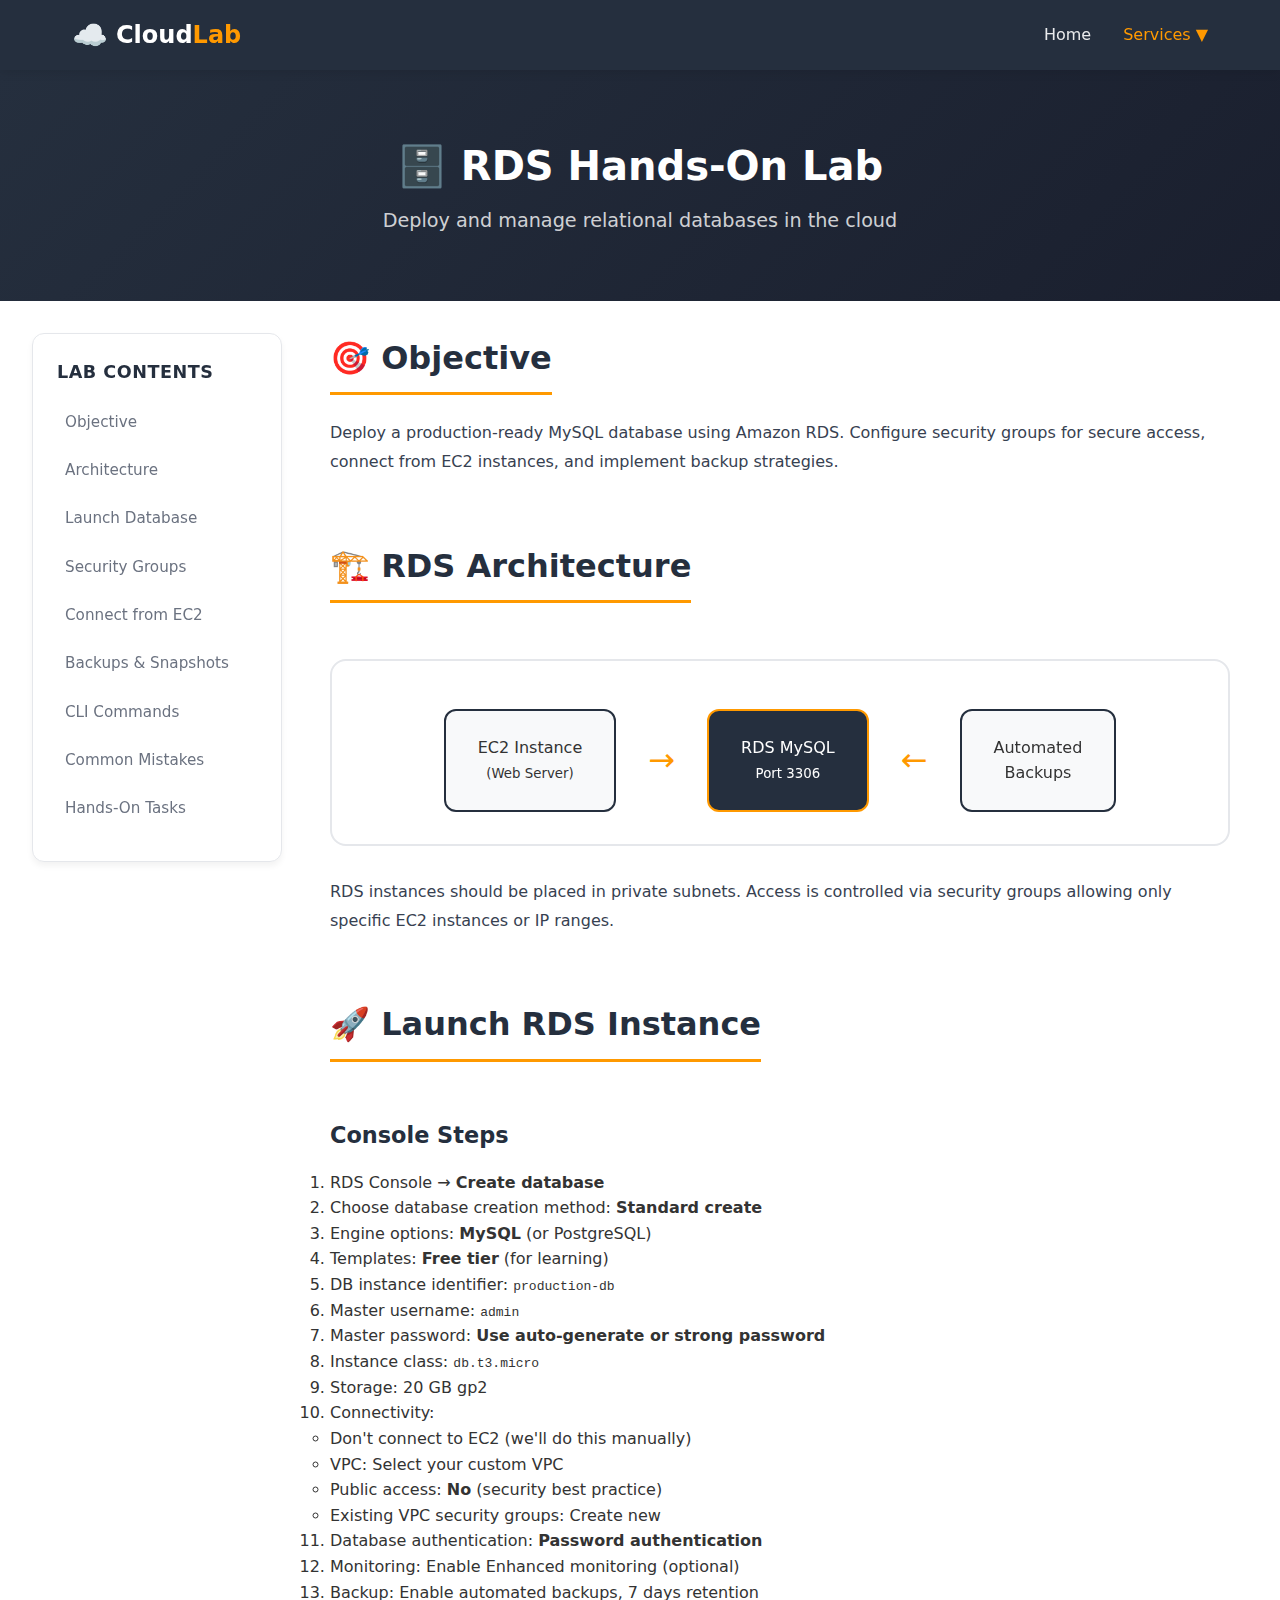
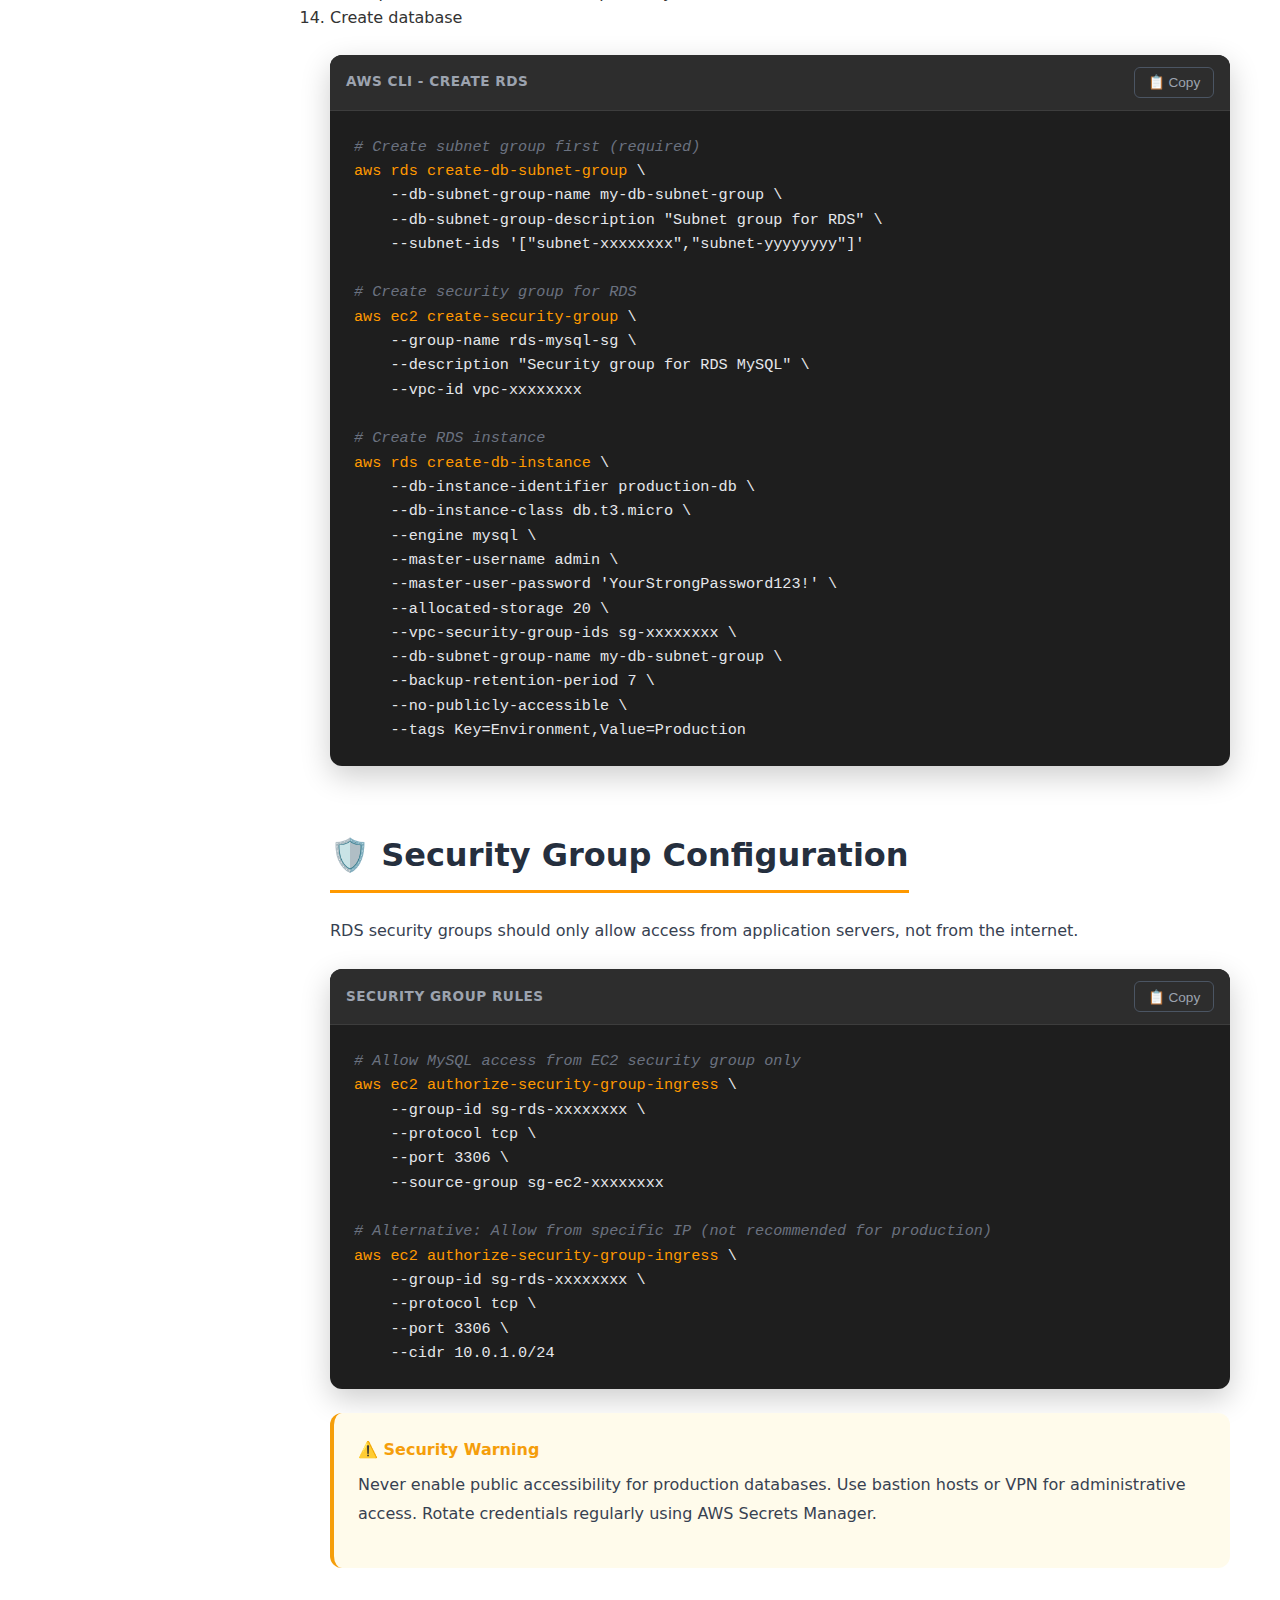
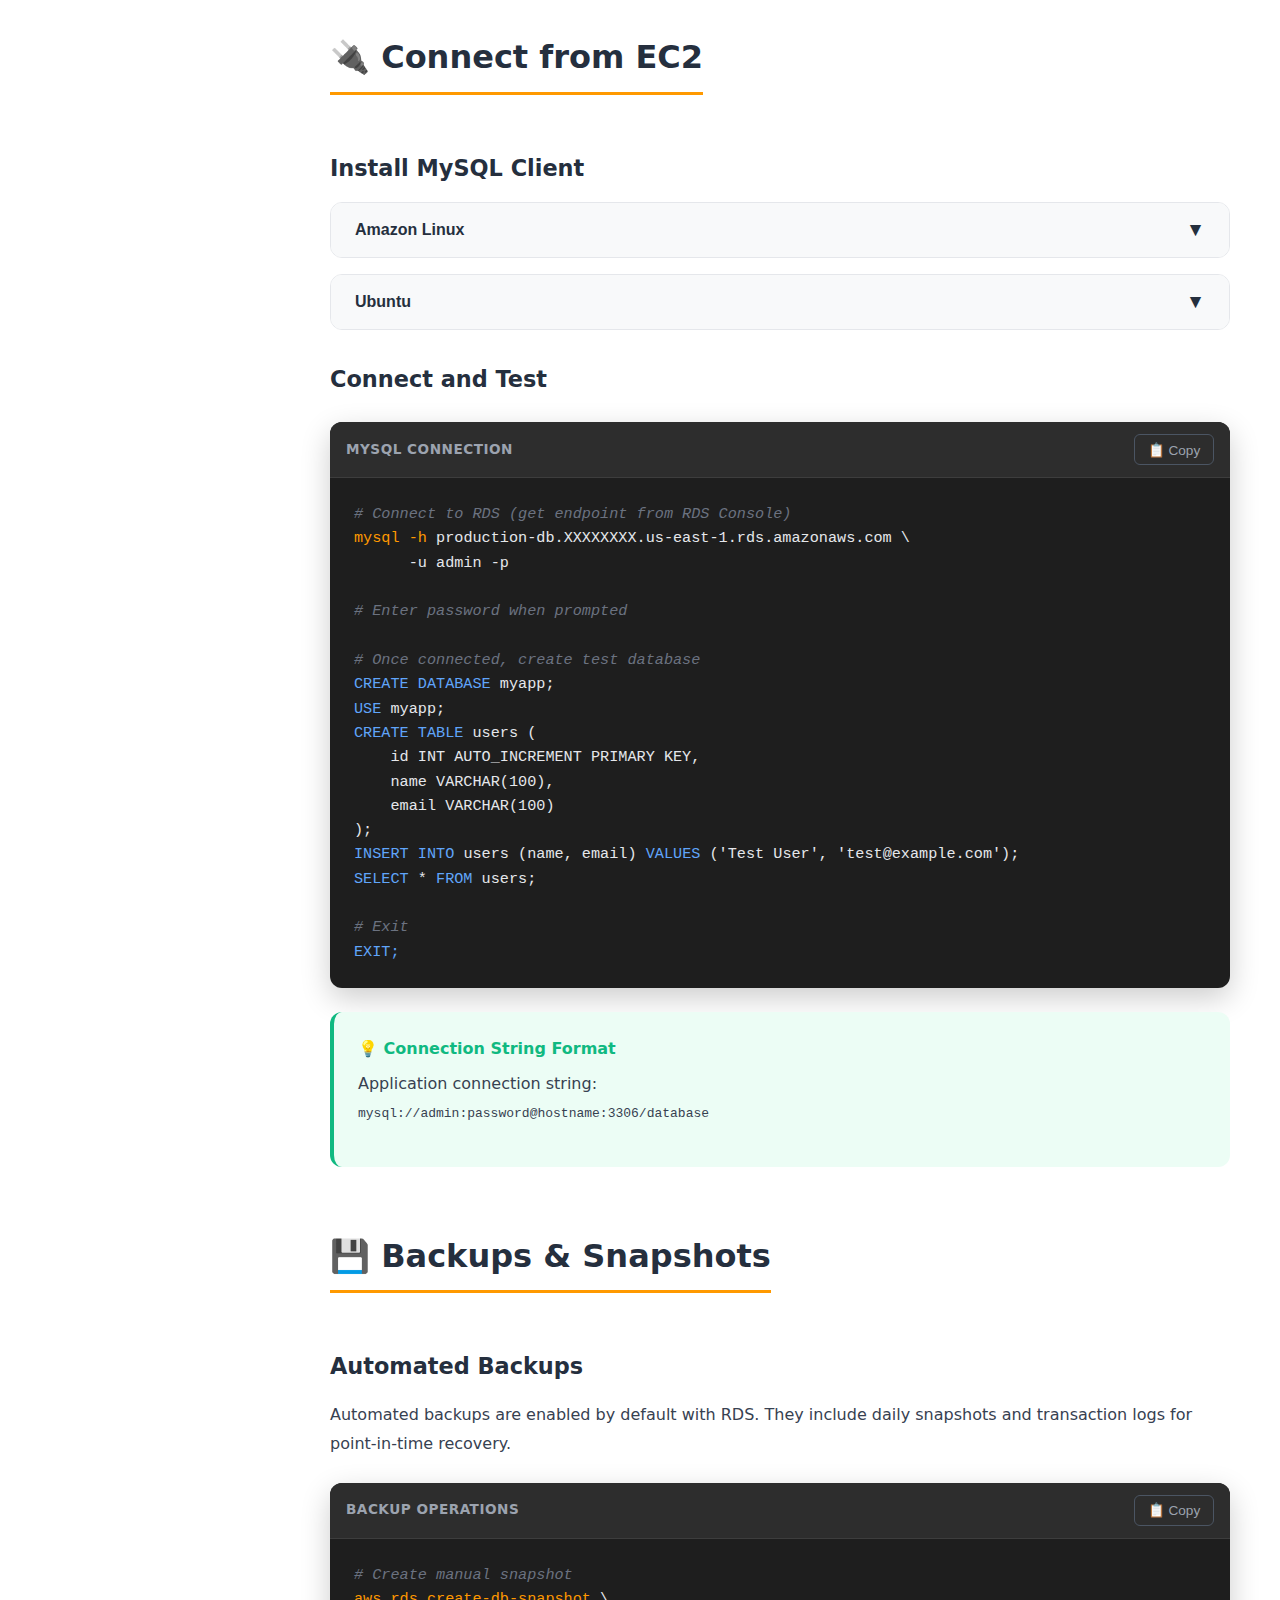
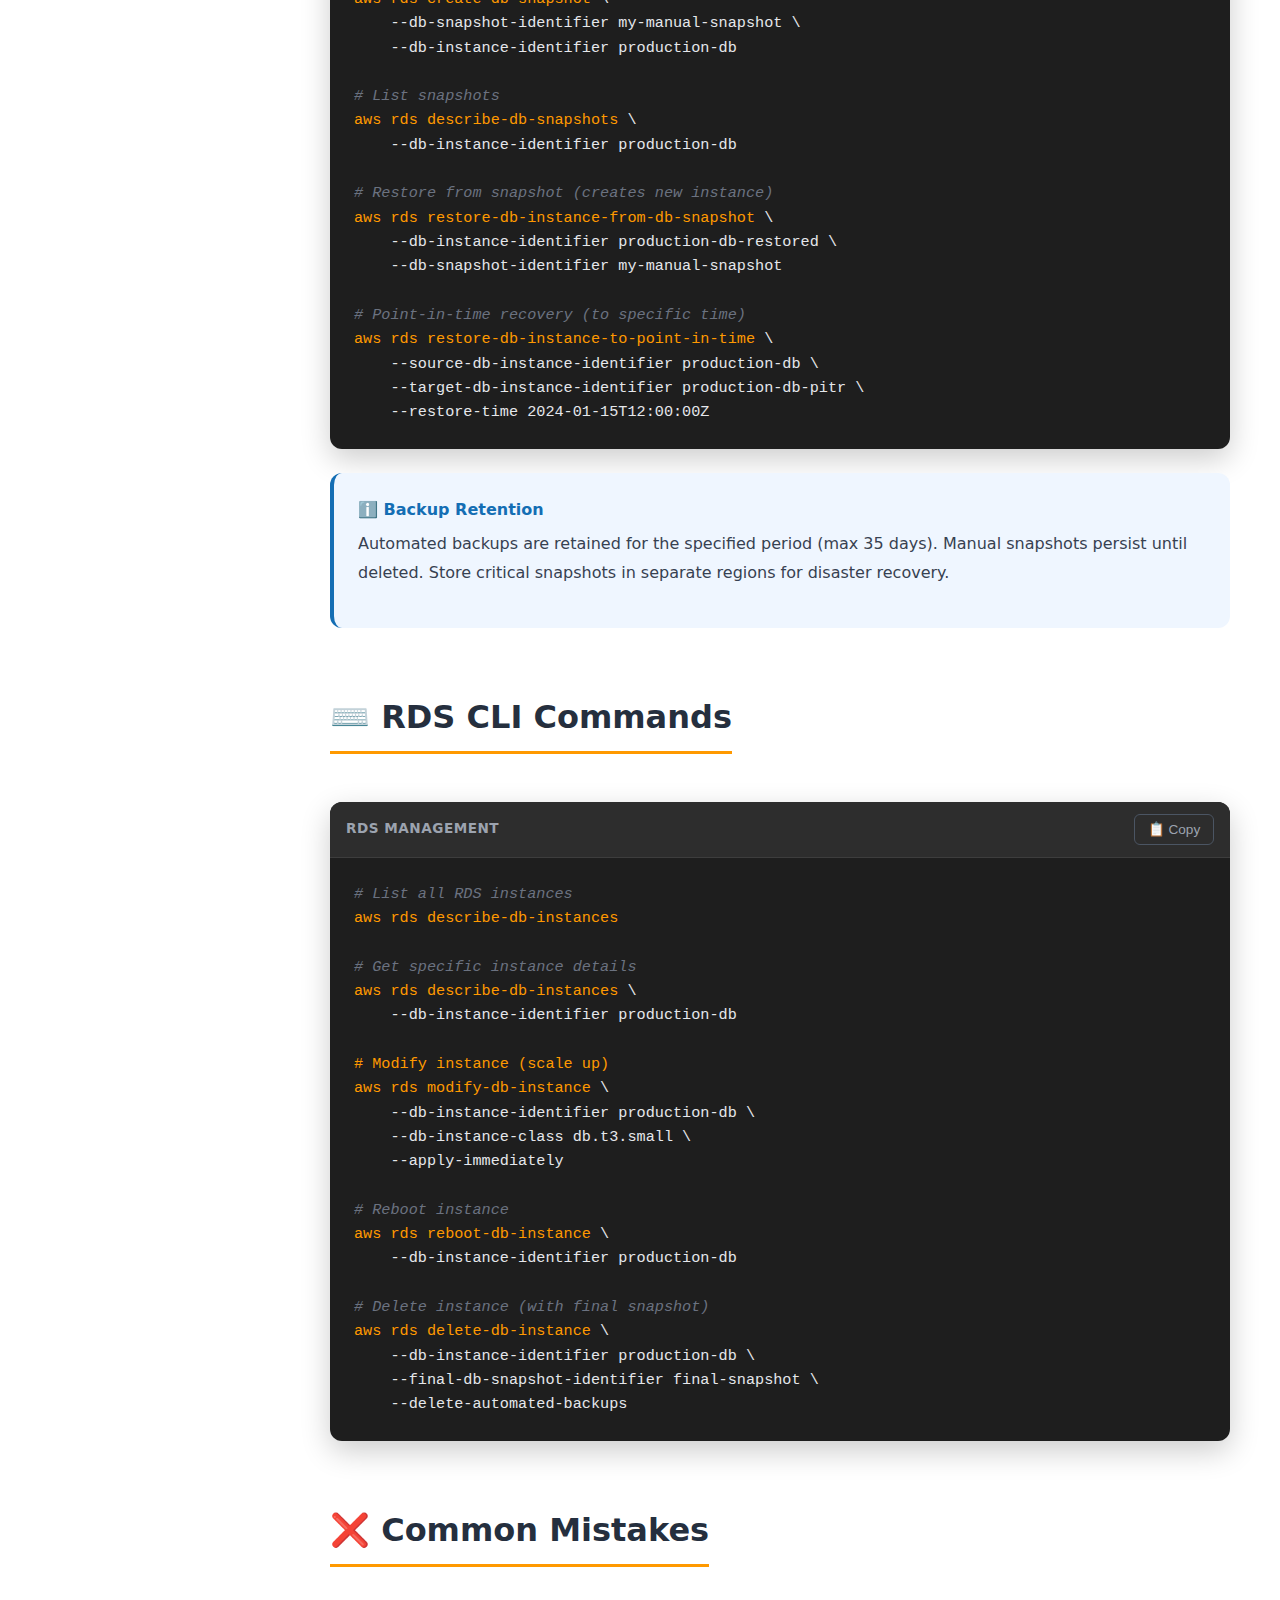
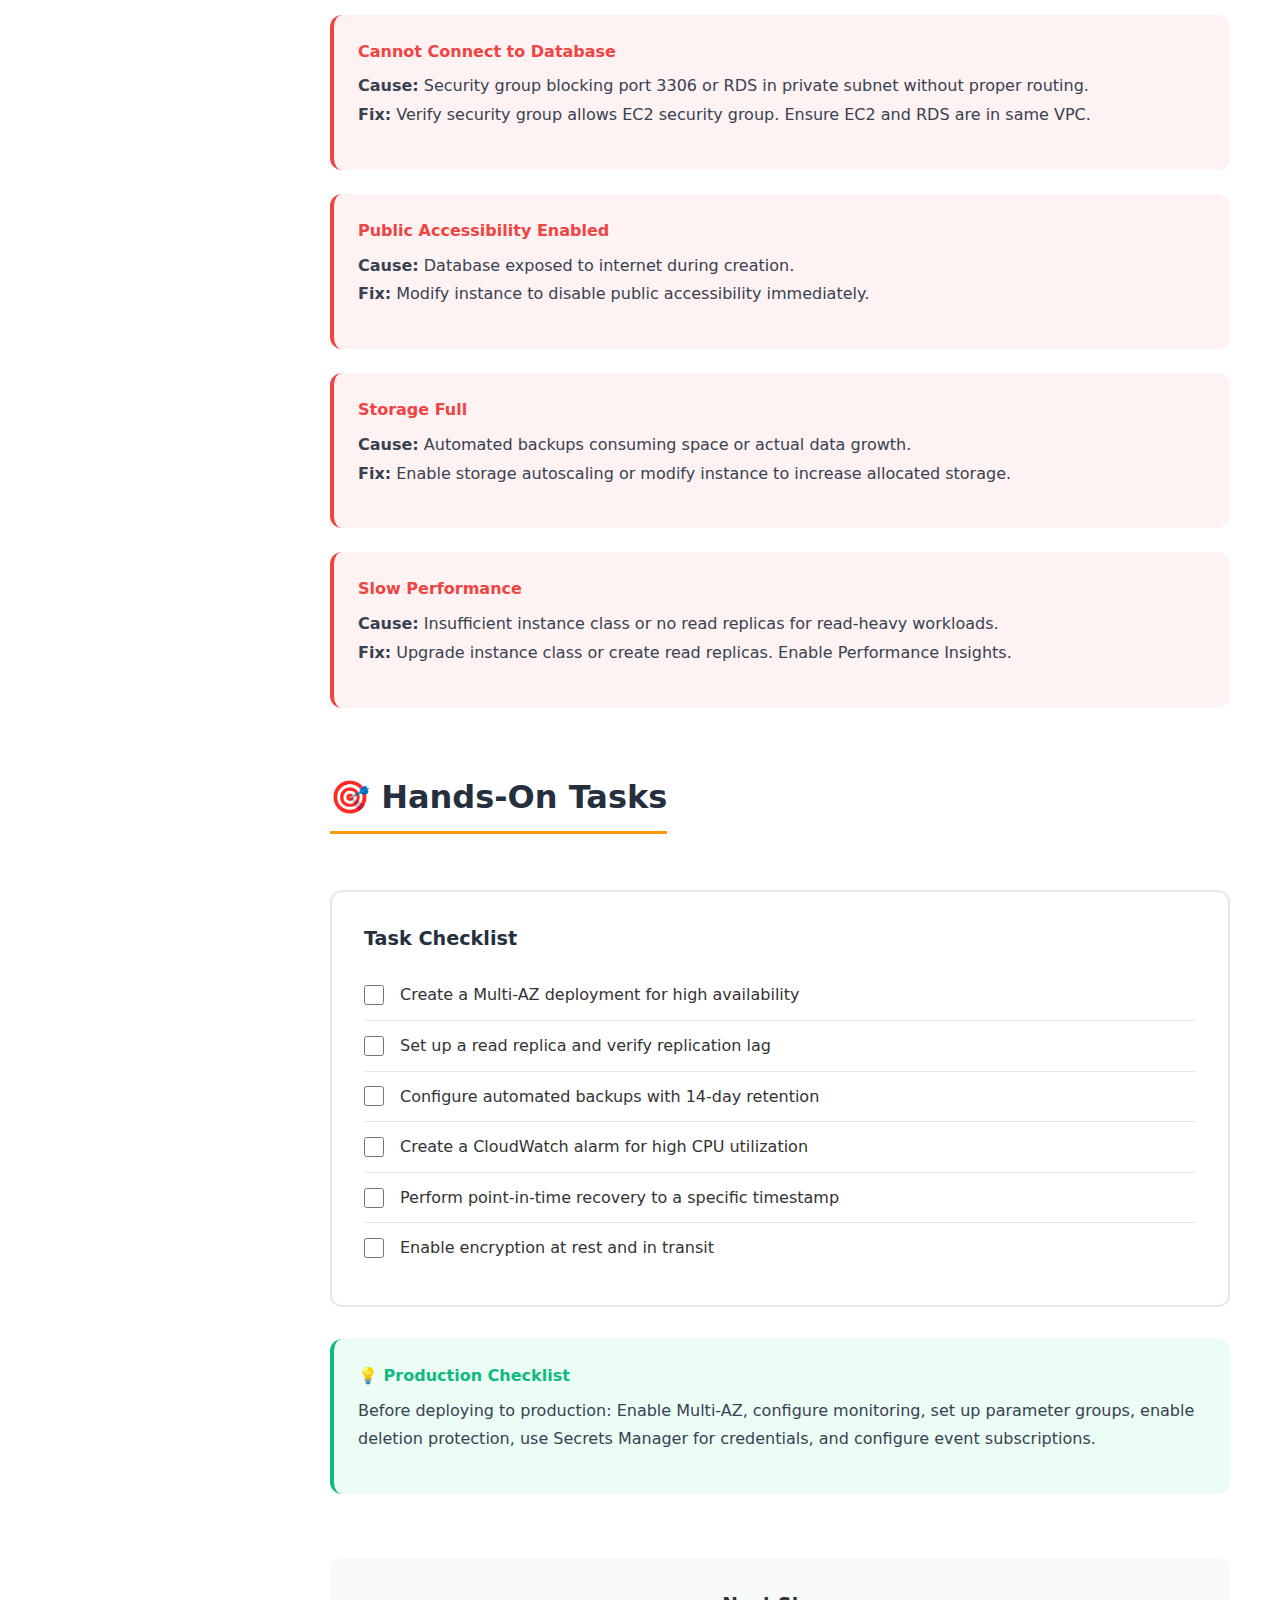
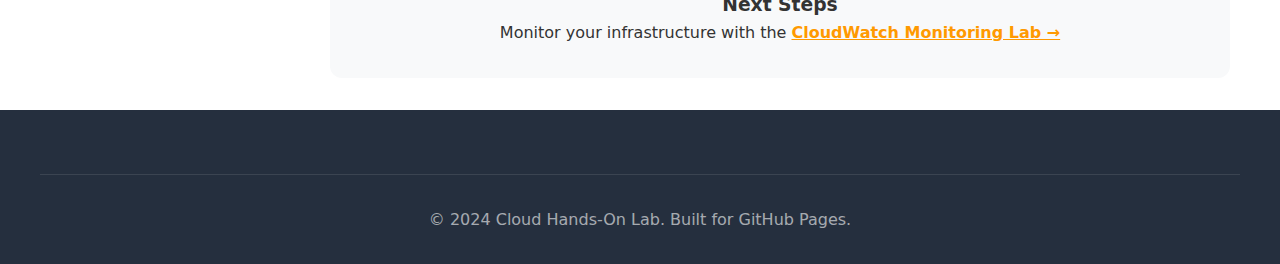
<file: services/rds.html>
<!DOCTYPE html>
<html lang="en">
<head>
    <meta charset="UTF-8">
    <meta name="viewport" content="width=device-width, initial-scale=1.0">
    <meta name="description" content="AWS RDS Hands-On Lab: Launch managed databases, configure security groups, connect from EC2, and manage backups with practical examples.">
    <title>RDS Lab - Managed Databases | Cloud Hands-On Lab</title>
    <link rel="stylesheet" href="../css/style.css">
</head>
<body>
    <nav class="navbar">
        <div class="nav-container">
            <a href="../index.html" class="nav-logo">
                <span class="logo-icon">☁️</span>
                <span class="logo-text">Cloud<span class="highlight">Lab</span></span>
            </a>
            <button class="nav-toggle" id="navToggle" aria-label="Toggle navigation">
                <span class="hamburger"></span>
            </button>
            <ul class="nav-menu" id="navMenu">
                <li><a href="../index.html" class="nav-link">Home</a></li>
                <li class="dropdown">
                    <a href="#" class="nav-link active">Services ▼</a>
                    <ul class="dropdown-menu">
                        <li><a href="ec2.html">EC2</a></li>
                        <li><a href="s3.html">S3</a></li>
                        <li><a href="iam.html">IAM</a></li>
                        <li><a href="vpc.html">VPC</a></li>
                        <li><a href="rds.html">RDS</a></li>
                        <li><a href="cloudwatch.html">CloudWatch</a></li>
                        <li><a href="loadbalancer.html">Load Balancer</a></li>
                    </ul>
                </li>
            </ul>
        </div>
    </nav>

    <header class="page-header">
        <h1>🗄️ RDS Hands-On Lab</h1>
        <p>Deploy and manage relational databases in the cloud</p>
    </header>

    <div class="lab-content">
        <aside class="sidebar">
            <h3>Lab Contents</h3>
            <nav>
                <ul class="sidebar-nav">
                    <li><a href="#objective">Objective</a></li>
                    <li><a href="#architecture">Architecture</a></li>
                    <li><a href="#launch">Launch Database</a></li>
                    <li><a href="#security">Security Groups</a></li>
                    <li><a href="#connect">Connect from EC2</a></li>
                    <li><a href="#backup">Backups & Snapshots</a></li>
                    <li><a href="#cli">CLI Commands</a></li>
                    <li><a href="#mistakes">Common Mistakes</a></li>
                    <li><a href="#tasks">Hands-On Tasks</a></li>
                </ul>
            </nav>
        </aside>

        <main class="main-content">
            <section class="lab-section" id="objective">
                <h2>🎯 Objective</h2>
                <p>Deploy a production-ready MySQL database using Amazon RDS. Configure security groups for secure access, connect from EC2 instances, and implement backup strategies.</p>
            </section>

            <section class="lab-section" id="architecture">
                <h2>🏗️ RDS Architecture</h2>
                <div class="arch-diagram">
                    <div class="diagram-container">
                        <div class="diagram-box">EC2 Instance<br><small>(Web Server)</small></div>
                        <div class="diagram-arrow">→</div>
                        <div class="diagram-box primary">RDS MySQL<br><small>Port 3306</small></div>
                        <div class="diagram-arrow">←</div>
                        <div class="diagram-box">Automated<br>Backups</div>
                    </div>
                </div>
                <p style="margin-top: 1rem;">RDS instances should be placed in private subnets. Access is controlled via security groups allowing only specific EC2 instances or IP ranges.</p>
            </section>

            <section class="lab-section" id="launch">
                <h2>🚀 Launch RDS Instance</h2>
                
                <h3>Console Steps</h3>
                <ol>
                    <li>RDS Console → <strong>Create database</strong></li>
                    <li>Choose database creation method: <strong>Standard create</strong></li>
                    <li>Engine options: <strong>MySQL</strong> (or PostgreSQL)</li>
                    <li>Templates: <strong>Free tier</strong> (for learning)</li>
                    <li>DB instance identifier: <code>production-db</code></li>
                    <li>Master username: <code>admin</code></li>
                    <li>Master password: <strong>Use auto-generate or strong password</strong></li>
                    <li>Instance class: <code>db.t3.micro</code></li>
                    <li>Storage: 20 GB gp2</li>
                    <li>Connectivity: 
                        <ul>
                            <li>Don't connect to EC2 (we'll do this manually)</li>
                            <li>VPC: Select your custom VPC</li>
                            <li>Public access: <strong>No</strong> (security best practice)</li>
                            <li>Existing VPC security groups: Create new</li>
                        </ul>
                    </li>
                    <li>Database authentication: <strong>Password authentication</strong></li>
                    <li>Monitoring: Enable Enhanced monitoring (optional)</li>
                    <li>Backup: Enable automated backups, 7 days retention</li>
                    <li>Create database</li>
                </ol>

                <div class="code-block">
                    <div class="code-header">
                        <span class="code-label">AWS CLI - Create RDS</span>
                        <button class="copy-btn">📋 Copy</button>
                    </div>
                    <div class="code-content">
                        <pre><code><span class="comment"># Create subnet group first (required)</span>
<span class="command">aws rds create-db-subnet-group</span> \
    --db-subnet-group-name my-db-subnet-group \
    --db-subnet-group-description "Subnet group for RDS" \
    --subnet-ids '["subnet-xxxxxxxx","subnet-yyyyyyyy"]'

<span class="comment"># Create security group for RDS</span>
<span class="command">aws ec2 create-security-group</span> \
    --group-name rds-mysql-sg \
    --description "Security group for RDS MySQL" \
    --vpc-id vpc-xxxxxxxx

<span class="comment"># Create RDS instance</span>
<span class="command">aws rds create-db-instance</span> \
    --db-instance-identifier production-db \
    --db-instance-class db.t3.micro \
    --engine mysql \
    --master-username admin \
    --master-user-password 'YourStrongPassword123!' \
    --allocated-storage 20 \
    --vpc-security-group-ids sg-xxxxxxxx \
    --db-subnet-group-name my-db-subnet-group \
    --backup-retention-period 7 \
    --no-publicly-accessible \
    --tags Key=Environment,Value=Production</code></pre>
                    </div>
                </div>
            </section>

            <section class="lab-section" id="security">
                <h2>🛡️ Security Group Configuration</h2>
                <p>RDS security groups should only allow access from application servers, not from the internet.</p>

                <div class="code-block">
                    <div class="code-header">
                        <span class="code-label">Security Group Rules</span>
                        <button class="copy-btn">📋 Copy</button>
                    </div>
                    <div class="code-content">
                        <pre><code><span class="comment"># Allow MySQL access from EC2 security group only</span>
<span class="command">aws ec2 authorize-security-group-ingress</span> \
    --group-id sg-rds-xxxxxxxx \
    --protocol tcp \
    --port 3306 \
    --source-group sg-ec2-xxxxxxxx

<span class="comment"># Alternative: Allow from specific IP (not recommended for production)</span>
<span class="command">aws ec2 authorize-security-group-ingress</span> \
    --group-id sg-rds-xxxxxxxx \
    --protocol tcp \
    --port 3306 \
    --cidr 10.0.1.0/24</code></pre>
                    </div>
                </div>

                <div class="info-box warning">
                    <div class="info-box-title">⚠️ Security Warning</div>
                    <p>Never enable public accessibility for production databases. Use bastion hosts or VPN for administrative access. Rotate credentials regularly using AWS Secrets Manager.</p>
                </div>
            </section>

            <section class="lab-section" id="connect">
                <h2>🔌 Connect from EC2</h2>
                
                <h3>Install MySQL Client</h3>
                <div class="collapsible">
                    <button class="collapsible-header">
                        <span>Amazon Linux</span>
                        <span class="collapsible-icon">▼</span>
                    </button>
                    <div class="collapsible-content">
                        <div class="collapsible-body">
                            <div class="code-block">
                                <div class="code-header">
                                    <span class="code-label">Install Client</span>
                                    <button class="copy-btn">📋 Copy</button>
                                </div>
                                <div class="code-content">
                                    <pre><code><span class="command">sudo yum install mysql -y</span></code></pre>
                                </div>
                            </div>
                        </div>
                    </div>
                </div>

                <div class="collapsible">
                    <button class="collapsible-header">
                        <span>Ubuntu</span>
                        <span class="collapsible-icon">▼</span>
                    </button>
                    <div class="collapsible-content">
                        <div class="collapsible-body">
                            <div class="code-block">
                                <div class="code-header">
                                    <span class="code-label">Install Client</span>
                                    <button class="copy-btn">📋 Copy</button>
                                </div>
                                <div class="code-content">
                                    <pre><code><span class="command">sudo apt update && sudo apt install mysql-client -y</span></code></pre>
                                </div>
                            </div>
                        </div>
                    </div>
                </div>

                <h3>Connect and Test</h3>
                <div class="code-block">
                    <div class="code-header">
                        <span class="code-label">MySQL Connection</span>
                        <button class="copy-btn">📋 Copy</button>
                    </div>
                    <div class="code-content">
                        <pre><code><span class="comment"># Connect to RDS (get endpoint from RDS Console)</span>
<span class="command">mysql -h</span> production-db.XXXXXXXX.us-east-1.rds.amazonaws.com \
      -u admin -p

<span class="comment"># Enter password when prompted</span>

<span class="comment"># Once connected, create test database</span>
<span class="keyword">CREATE DATABASE</span> myapp;
<span class="keyword">USE</span> myapp;
<span class="keyword">CREATE TABLE</span> users (
    id INT AUTO_INCREMENT PRIMARY KEY,
    name VARCHAR(100),
    email VARCHAR(100)
);
<span class="keyword">INSERT INTO</span> users (name, email) <span class="keyword">VALUES</span> ('Test User', 'test@example.com');
<span class="keyword">SELECT</span> * <span class="keyword">FROM</span> users;

<span class="comment"># Exit</span>
<span class="keyword">EXIT;</span></code></pre>
                    </div>
                </div>

                <div class="info-box tip">
                    <div class="info-box-title">💡 Connection String Format</div>
                    <p>Application connection string:<br>
                    <code>mysql://admin:password@hostname:3306/database</code></p>
                </div>
            </section>

            <section class="lab-section" id="backup">
                <h2>💾 Backups & Snapshots</h2>
                
                <h3>Automated Backups</h3>
                <p>Automated backups are enabled by default with RDS. They include daily snapshots and transaction logs for point-in-time recovery.</p>

                <div class="code-block">
                    <div class="code-header">
                        <span class="code-label">Backup Operations</span>
                        <button class="copy-btn">📋 Copy</button>
                    </div>
                    <div class="code-content">
                        <pre><code><span class="comment"># Create manual snapshot</span>
<span class="command">aws rds create-db-snapshot</span> \
    --db-snapshot-identifier my-manual-snapshot \
    --db-instance-identifier production-db

<span class="comment"># List snapshots</span>
<span class="command">aws rds describe-db-snapshots</span> \
    --db-instance-identifier production-db

<span class="comment"># Restore from snapshot (creates new instance)</span>
<span class="command">aws rds restore-db-instance-from-db-snapshot</span> \
    --db-instance-identifier production-db-restored \
    --db-snapshot-identifier my-manual-snapshot

<span class="comment"># Point-in-time recovery (to specific time)</span>
<span class="command">aws rds restore-db-instance-to-point-in-time</span> \
    --source-db-instance-identifier production-db \
    --target-db-instance-identifier production-db-pitr \
    --restore-time 2024-01-15T12:00:00Z</code></pre>
                    </div>
                </div>

                <div class="info-box info">
                    <div class="info-box-title">ℹ️ Backup Retention</div>
                    <p>Automated backups are retained for the specified period (max 35 days). Manual snapshots persist until deleted. Store critical snapshots in separate regions for disaster recovery.</p>
                </div>
            </section>

            <section class="lab-section" id="cli">
                <h2>⌨️ RDS CLI Commands</h2>
                
                <div class="code-block">
                    <div class="code-header">
                        <span class="code-label">RDS Management</span>
                        <button class="copy-btn">📋 Copy</button>
                    </div>
                    <div class="code-content">
                        <pre><code><span class="comment"># List all RDS instances</span>
<span class="command">aws rds describe-db-instances</span>

<span class="comment"># Get specific instance details</span>
<span class="command">aws rds describe-db-instances</span> \
    --db-instance-identifier production-db

<span class="command"># Modify instance (scale up)</span>
<span class="command">aws rds modify-db-instance</span> \
    --db-instance-identifier production-db \
    --db-instance-class db.t3.small \
    --apply-immediately

<span class="comment"># Reboot instance</span>
<span class="command">aws rds reboot-db-instance</span> \
    --db-instance-identifier production-db

<span class="comment"># Delete instance (with final snapshot)</span>
<span class="command">aws rds delete-db-instance</span> \
    --db-instance-identifier production-db \
    --final-db-snapshot-identifier final-snapshot \
    --delete-automated-backups</code></pre>
                    </div>
                </div>
            </section>

            <section class="lab-section" id="mistakes">
                <h2>❌ Common Mistakes</h2>
                
                <div class="info-box error">
                    <div class="info-box-title">Cannot Connect to Database</div>
                    <p><strong>Cause:</strong> Security group blocking port 3306 or RDS in private subnet without proper routing.<br>
                    <strong>Fix:</strong> Verify security group allows EC2 security group. Ensure EC2 and RDS are in same VPC.</p>
                </div>

                <div class="info-box error">
                    <div class="info-box-title">Public Accessibility Enabled</div>
                    <p><strong>Cause:</strong> Database exposed to internet during creation.<br>
                    <strong>Fix:</strong> Modify instance to disable public accessibility immediately.</p>
                </div>

                <div class="info-box error">
                    <div class="info-box-title">Storage Full</div>
                    <p><strong>Cause:</strong> Automated backups consuming space or actual data growth.<br>
                    <strong>Fix:</strong> Enable storage autoscaling or modify instance to increase allocated storage.</p>
                </div>

                <div class="info-box error">
                    <div class="info-box-title">Slow Performance</div>
                    <p><strong>Cause:</strong> Insufficient instance class or no read replicas for read-heavy workloads.<br>
                    <strong>Fix:</strong> Upgrade instance class or create read replicas. Enable Performance Insights.</p>
                </div>
            </section>

            <section class="lab-section" id="tasks">
                <h2>🎯 Hands-On Tasks</h2>
                
                <div class="task-checklist">
                    <h4>Task Checklist</h4>
                    <ul class="checklist">
                        <li><input type="checkbox" id="rds-task1"> <label for="rds-task1">Create a Multi-AZ deployment for high availability</label></li>
                        <li><input type="checkbox" id="rds-task2"> <label for="rds-task2">Set up a read replica and verify replication lag</label></li>
                        <li><input type="checkbox" id="rds-task3"> <label for="rds-task3">Configure automated backups with 14-day retention</label></li>
                        <li><input type="checkbox" id="rds-task4"> <label for="rds-task4">Create a CloudWatch alarm for high CPU utilization</label></li>
                        <li><input type="checkbox" id="rds-task5"> <label for="rds-task5">Perform point-in-time recovery to a specific timestamp</label></li>
                        <li><input type="checkbox" id="rds-task6"> <label for="rds-task6">Enable encryption at rest and in transit</label></li>
                    </ul>
                </div>

                <div class="info-box tip">
                    <div class="info-box-title">💡 Production Checklist</div>
                    <p>Before deploying to production: Enable Multi-AZ, configure monitoring, set up parameter groups, enable deletion protection, use Secrets Manager for credentials, and configure event subscriptions.</p>
                </div>
            </section>

            <div style="margin-top: 4rem; padding: 2rem; background: var(--aws-light); border-radius: 12px; text-align: center;">
                <h3>Next Steps</h3>
                <p>Monitor your infrastructure with the <a href="cloudwatch.html" style="color: var(--aws-orange); font-weight: 600;">CloudWatch Monitoring Lab →</a></p>
            </div>
        </main>
    </div>

    <footer class="footer">
        <div class="container">
            <div class="footer-bottom">
                <p>&copy; 2024 Cloud Hands-On Lab. Built for GitHub Pages.</p>
            </div>
        </div>
    </footer>

    <script src="../js/script.js"></script>
</body>
</html>
</file>
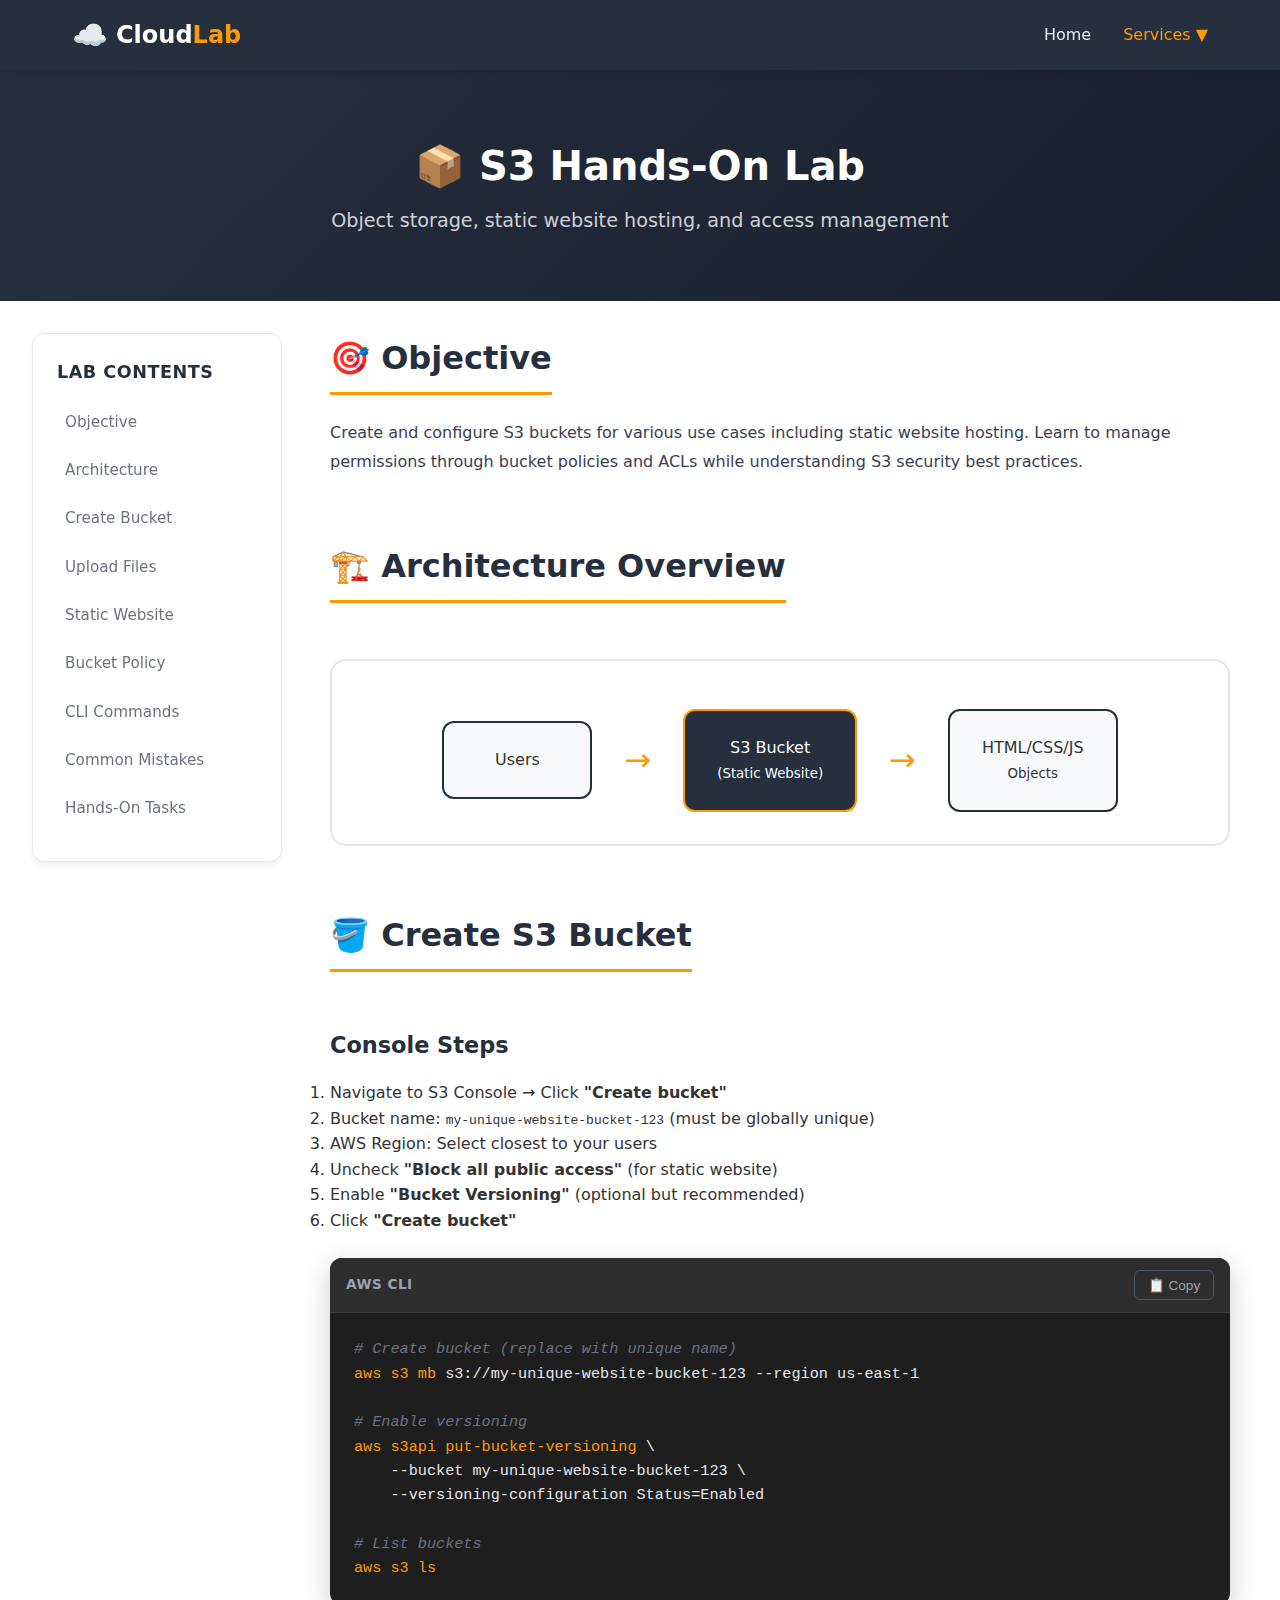
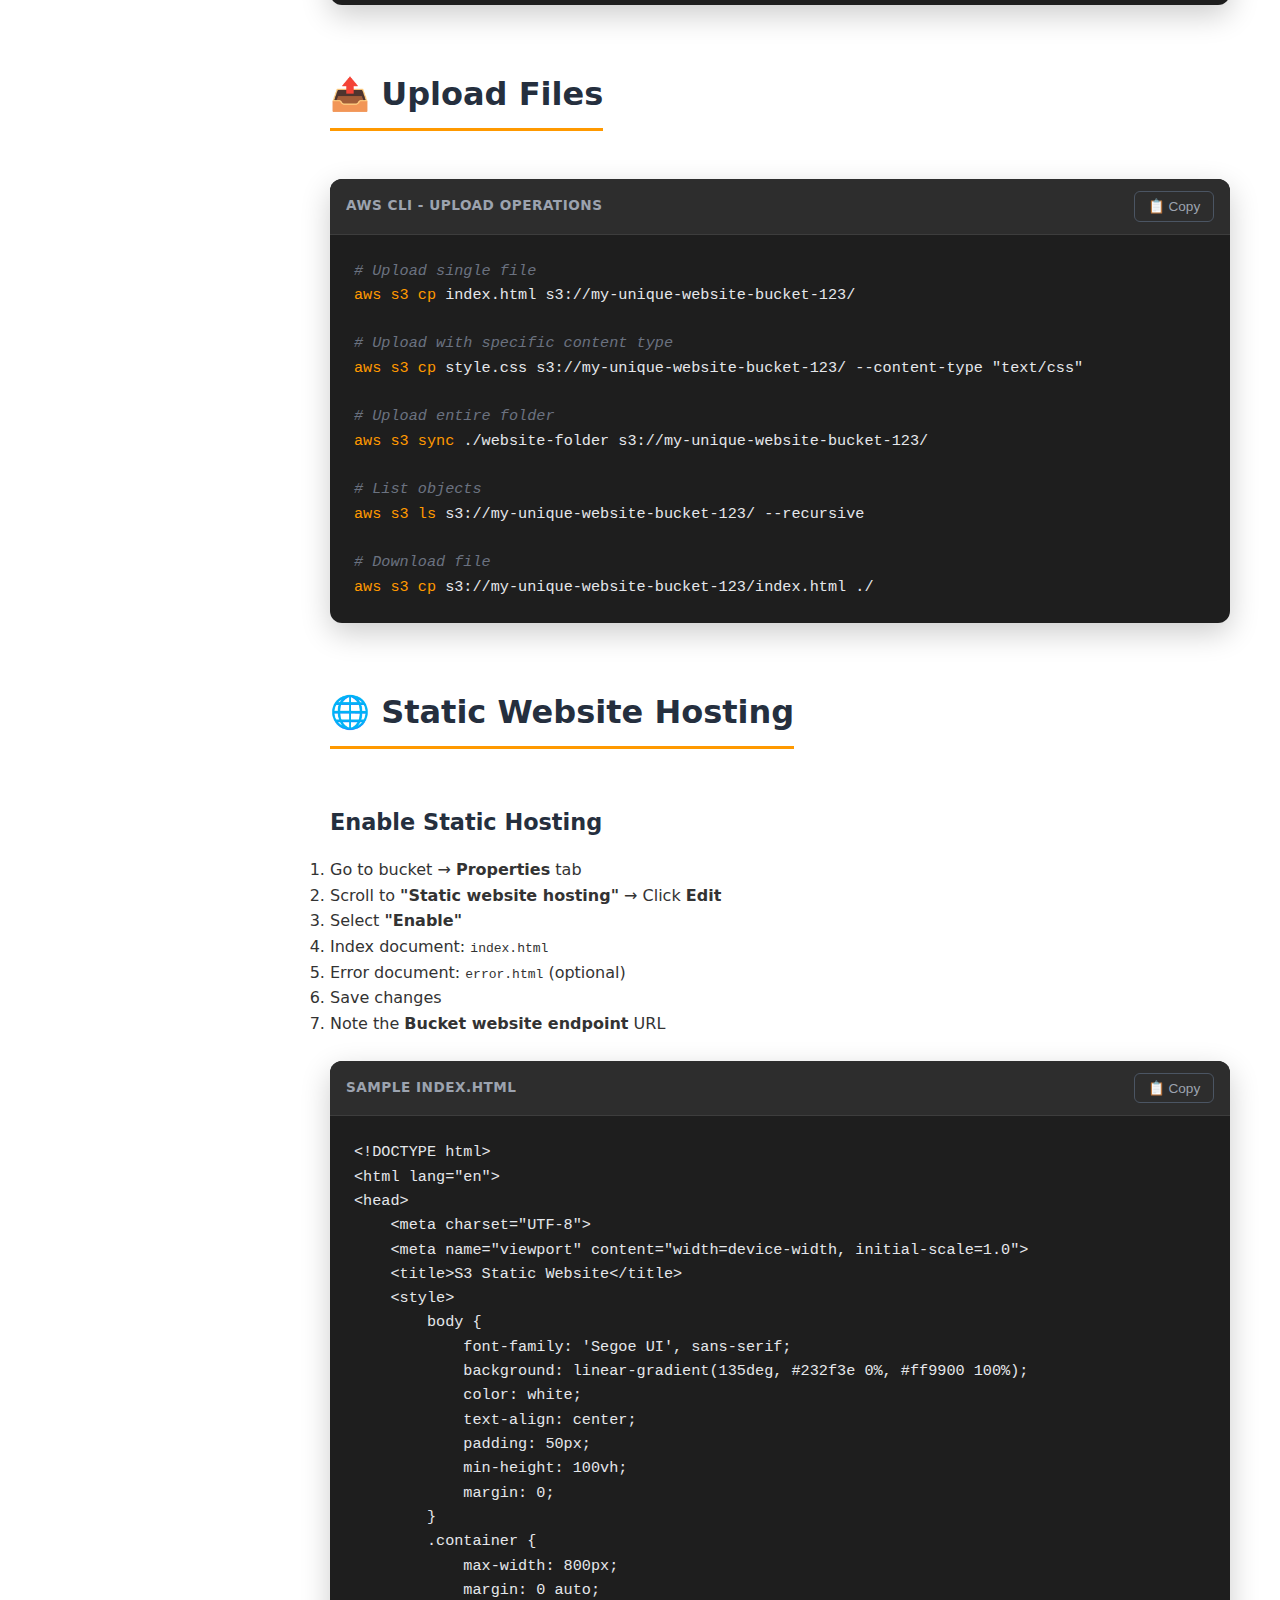
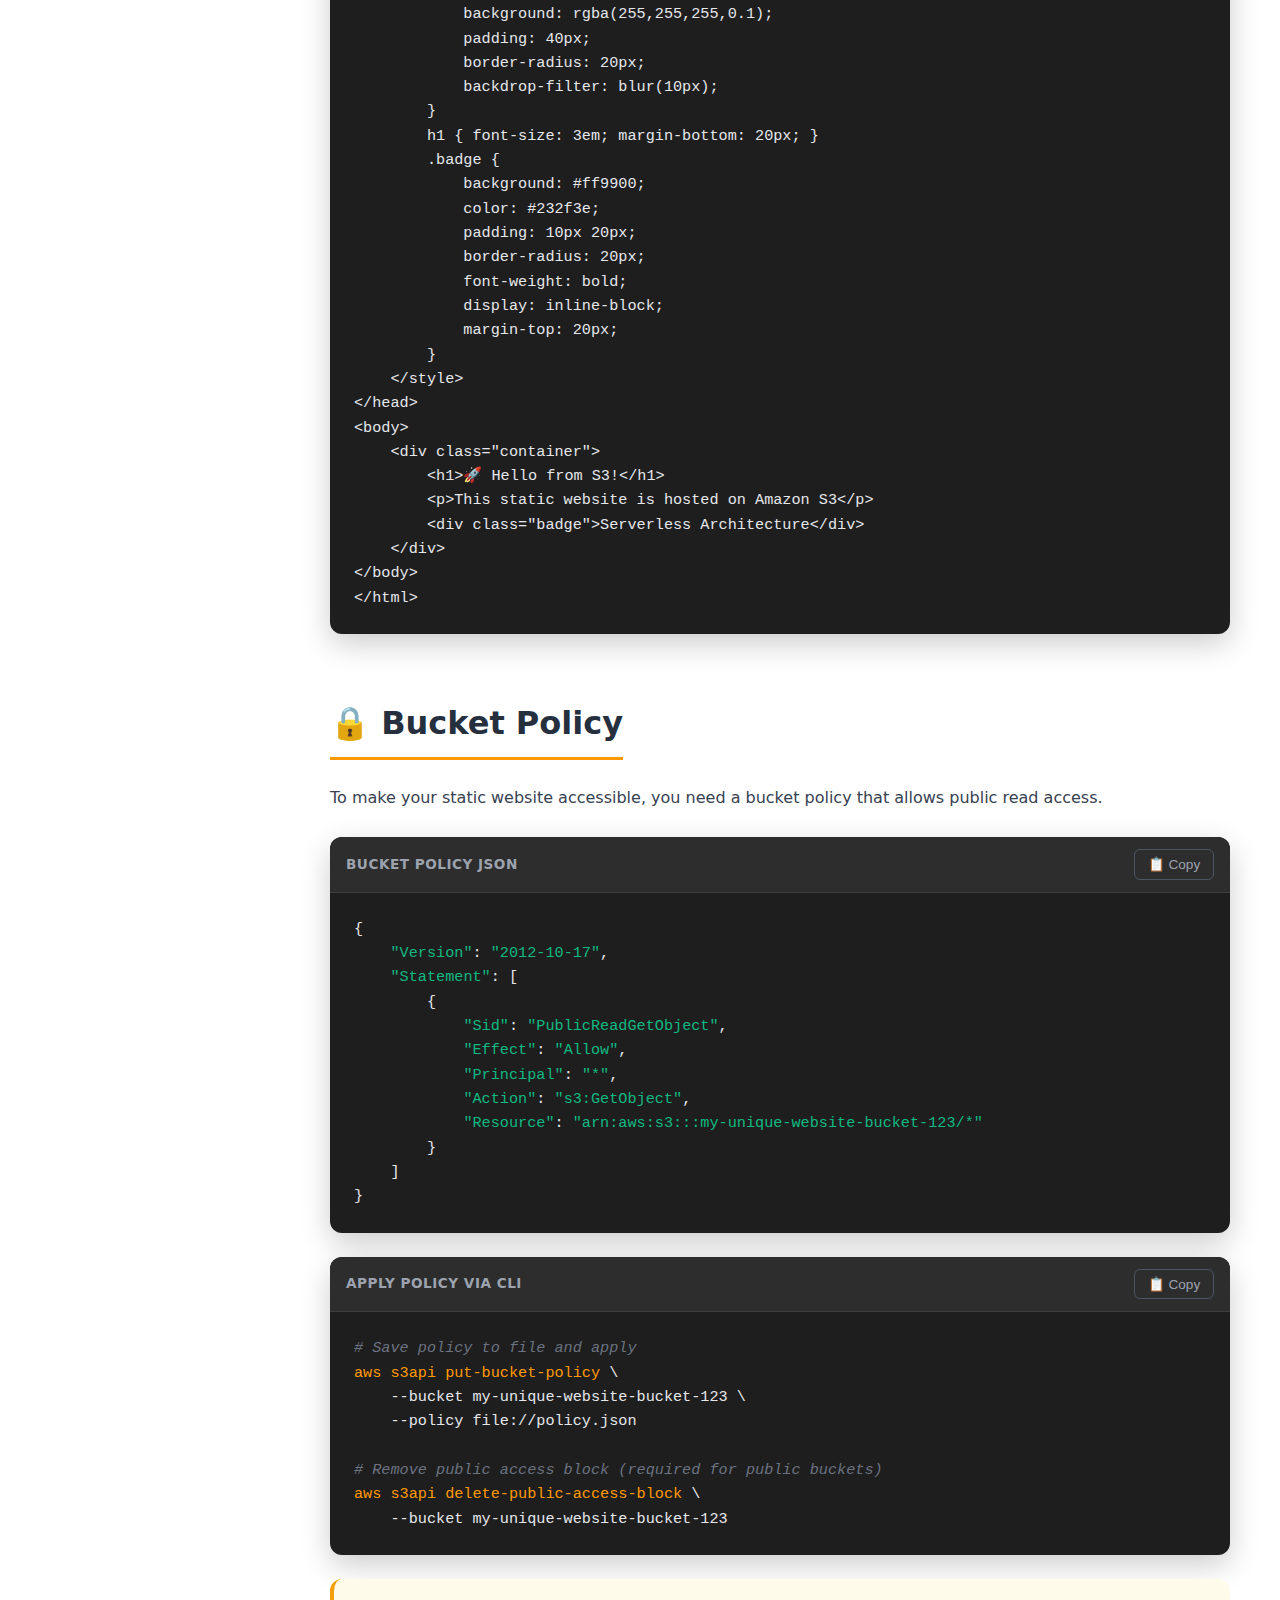
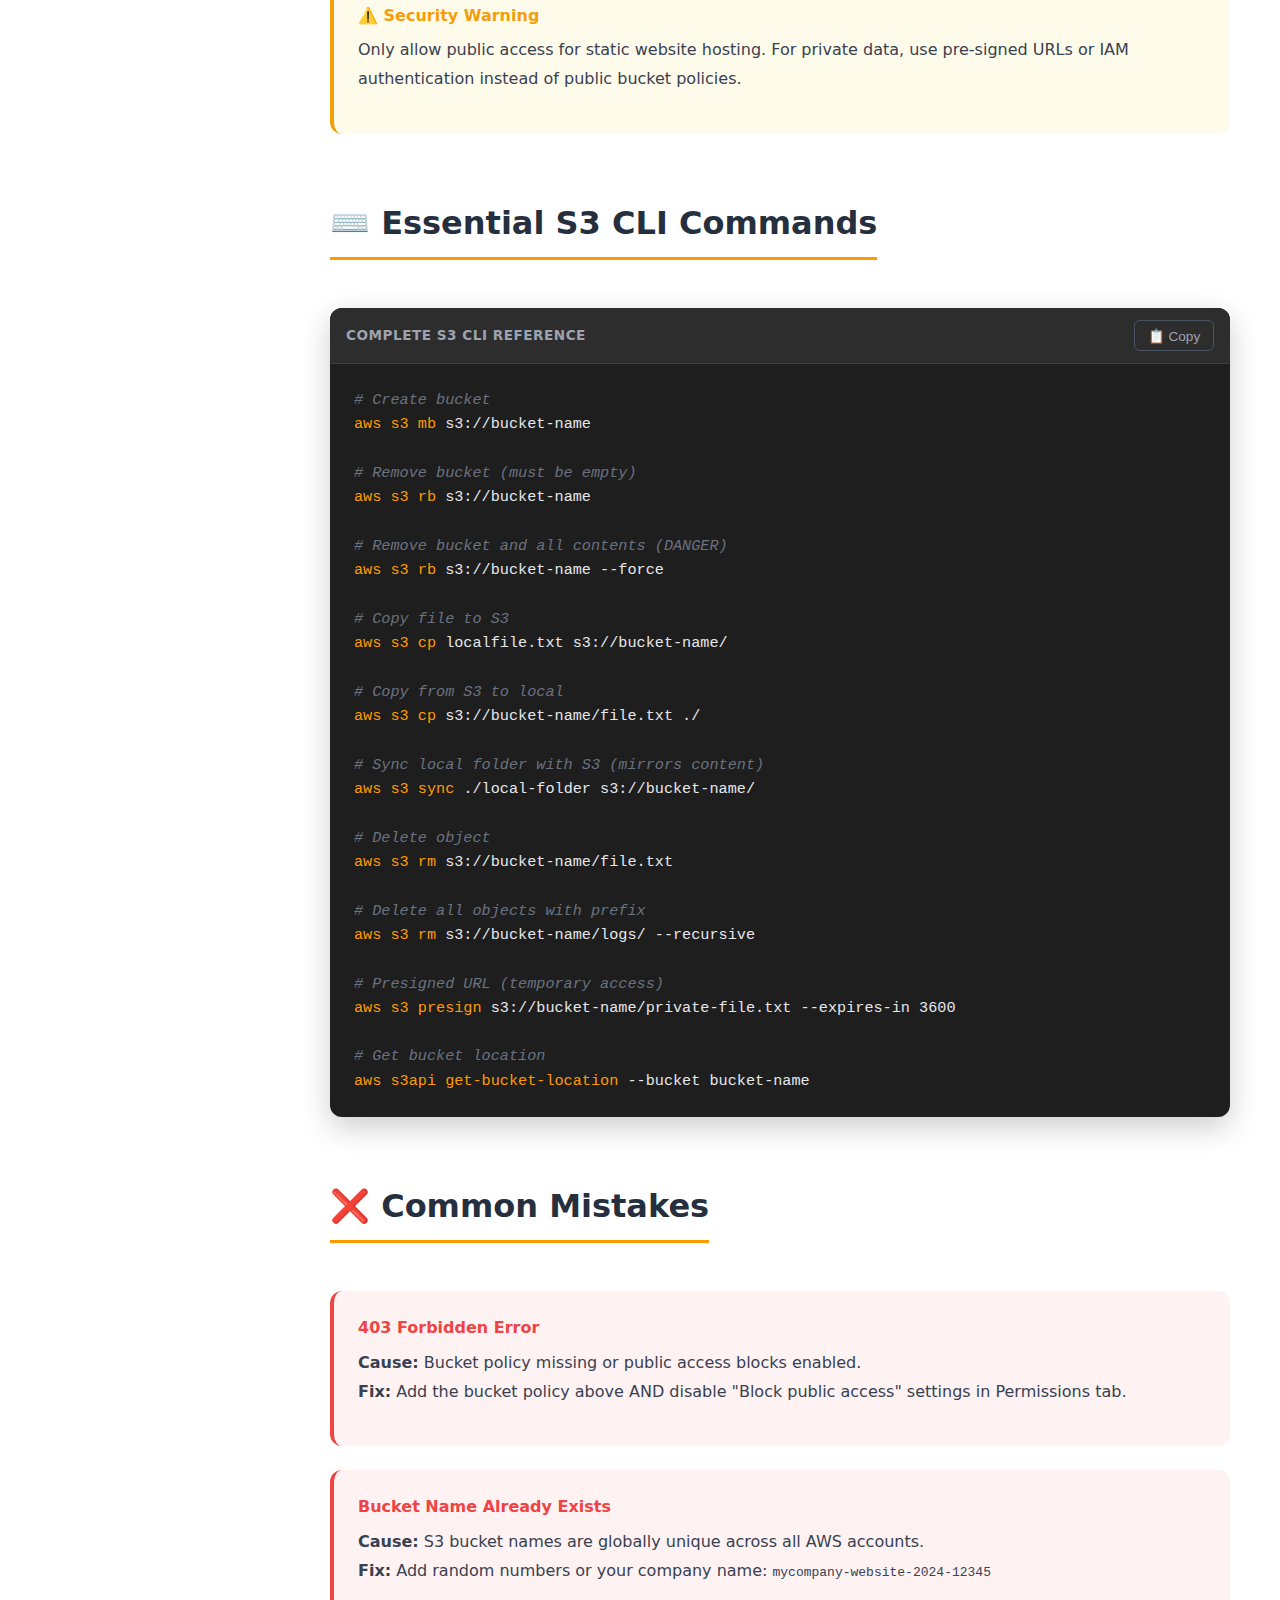
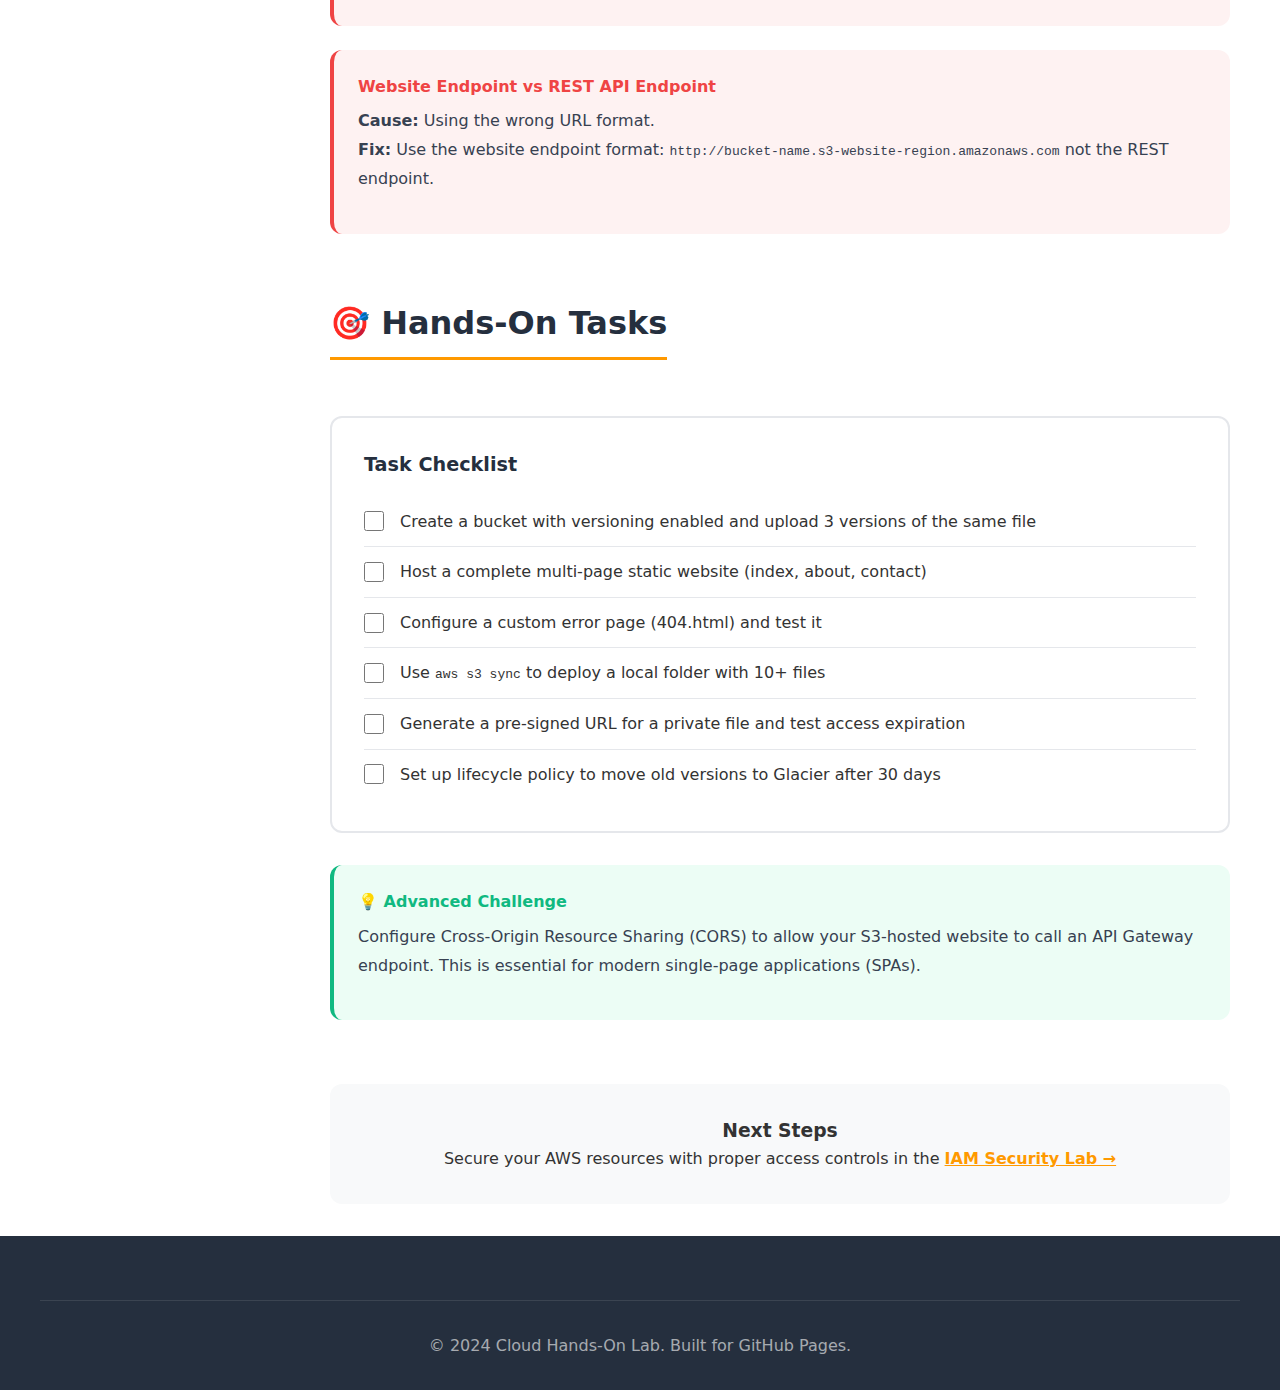
<file: services/s3.html>
<!DOCTYPE html>
<html lang="en">
<head>
    <meta charset="UTF-8">
    <meta name="viewport" content="width=device-width, initial-scale=1.0">
    <meta name="description" content="AWS S3 Hands-On Lab: Create buckets, enable static website hosting, configure bucket policies, and manage access control with practical examples.">
    <title>S3 Lab - Storage & Static Hosting | Cloud Hands-On Lab</title>
    <link rel="stylesheet" href="../css/style.css">
</head>
<body>
    <nav class="navbar">
        <div class="nav-container">
            <a href="../index.html" class="nav-logo">
                <span class="logo-icon">☁️</span>
                <span class="logo-text">Cloud<span class="highlight">Lab</span></span>
            </a>
            <button class="nav-toggle" id="navToggle" aria-label="Toggle navigation">
                <span class="hamburger"></span>
            </button>
            <ul class="nav-menu" id="navMenu">
                <li><a href="../index.html" class="nav-link">Home</a></li>
                <li class="dropdown">
                    <a href="#" class="nav-link active">Services ▼</a>
                    <ul class="dropdown-menu">
                        <li><a href="ec2.html">EC2</a></li>
                        <li><a href="s3.html">S3</a></li>
                        <li><a href="iam.html">IAM</a></li>
                        <li><a href="vpc.html">VPC</a></li>
                        <li><a href="rds.html">RDS</a></li>
                        <li><a href="cloudwatch.html">CloudWatch</a></li>
                        <li><a href="loadbalancer.html">Load Balancer</a></li>
                    </ul>
                </li>
            </ul>
        </div>
    </nav>

    <header class="page-header">
        <h1>📦 S3 Hands-On Lab</h1>
        <p>Object storage, static website hosting, and access management</p>
    </header>

    <div class="lab-content">
        <aside class="sidebar">
            <h3>Lab Contents</h3>
            <nav>
                <ul class="sidebar-nav">
                    <li><a href="#objective">Objective</a></li>
                    <li><a href="#architecture">Architecture</a></li>
                    <li><a href="#create">Create Bucket</a></li>
                    <li><a href="#upload">Upload Files</a></li>
                    <li><a href="#static">Static Website</a></li>
                    <li><a href="#policy">Bucket Policy</a></li>
                    <li><a href="#cli">CLI Commands</a></li>
                    <li><a href="#mistakes">Common Mistakes</a></li>
                    <li><a href="#tasks">Hands-On Tasks</a></li>
                </ul>
            </nav>
        </aside>

        <main class="main-content">
            <section class="lab-section" id="objective">
                <h2>🎯 Objective</h2>
                <p>Create and configure S3 buckets for various use cases including static website hosting. Learn to manage permissions through bucket policies and ACLs while understanding S3 security best practices.</p>
            </section>

            <section class="lab-section" id="architecture">
                <h2>🏗️ Architecture Overview</h2>
                <div class="arch-diagram">
                    <div class="diagram-container">
                        <div class="diagram-box">Users</div>
                        <div class="diagram-arrow">→</div>
                        <div class="diagram-box primary">S3 Bucket<br><small>(Static Website)</small></div>
                        <div class="diagram-arrow">→</div>
                        <div class="diagram-box">HTML/CSS/JS<br><small>Objects</small></div>
                    </div>
                </div>
            </section>

            <section class="lab-section" id="create">
                <h2>🪣 Create S3 Bucket</h2>
                
                <h3>Console Steps</h3>
                <ol>
                    <li>Navigate to S3 Console → Click <strong>"Create bucket"</strong></li>
                    <li>Bucket name: <code>my-unique-website-bucket-123</code> (must be globally unique)</li>
                    <li>AWS Region: Select closest to your users</li>
                    <li>Uncheck <strong>"Block all public access"</strong> (for static website)</li>
                    <li>Enable <strong>"Bucket Versioning"</strong> (optional but recommended)</li>
                    <li>Click <strong>"Create bucket"</strong></li>
                </ol>

                <div class="code-block">
                    <div class="code-header">
                        <span class="code-label">AWS CLI</span>
                        <button class="copy-btn">📋 Copy</button>
                    </div>
                    <div class="code-content">
                        <pre><code><span class="comment"># Create bucket (replace with unique name)</span>
<span class="command">aws s3 mb</span> s3://my-unique-website-bucket-123 --region us-east-1

<span class="comment"># Enable versioning</span>
<span class="command">aws s3api put-bucket-versioning</span> \
    --bucket my-unique-website-bucket-123 \
    --versioning-configuration Status=Enabled

<span class="comment"># List buckets</span>
<span class="command">aws s3 ls</span></code></pre>
                    </div>
                </div>
            </section>

            <section class="lab-section" id="upload">
                <h2>📤 Upload Files</h2>
                
                <div class="code-block">
                    <div class="code-header">
                        <span class="code-label">AWS CLI - Upload Operations</span>
                        <button class="copy-btn">📋 Copy</button>
                    </div>
                    <div class="code-content">
                        <pre><code><span class="comment"># Upload single file</span>
<span class="command">aws s3 cp</span> index.html s3://my-unique-website-bucket-123/

<span class="comment"># Upload with specific content type</span>
<span class="command">aws s3 cp</span> style.css s3://my-unique-website-bucket-123/ --content-type "text/css"

<span class="comment"># Upload entire folder</span>
<span class="command">aws s3 sync</span> ./website-folder s3://my-unique-website-bucket-123/

<span class="comment"># List objects</span>
<span class="command">aws s3 ls</span> s3://my-unique-website-bucket-123/ --recursive

<span class="comment"># Download file</span>
<span class="command">aws s3 cp</span> s3://my-unique-website-bucket-123/index.html ./</code></pre>
                    </div>
                </div>
            </section>

            <section class="lab-section" id="static">
                <h2>🌐 Static Website Hosting</h2>
                
                <h3>Enable Static Hosting</h3>
                <ol>
                    <li>Go to bucket → <strong>Properties</strong> tab</li>
                    <li>Scroll to <strong>"Static website hosting"</strong> → Click <strong>Edit</strong></li>
                    <li>Select <strong>"Enable"</strong></li>
                    <li>Index document: <code>index.html</code></li>
                    <li>Error document: <code>error.html</code> (optional)</li>
                    <li>Save changes</li>
                    <li>Note the <strong>Bucket website endpoint</strong> URL</li>
                </ol>

                <div class="code-block">
                    <div class="code-header">
                        <span class="code-label">Sample index.html</span>
                        <button class="copy-btn">📋 Copy</button>
                    </div>
                    <div class="code-content">
                        <pre><code>&lt;!DOCTYPE html&gt;
&lt;html lang="en"&gt;
&lt;head&gt;
    &lt;meta charset="UTF-8"&gt;
    &lt;meta name="viewport" content="width=device-width, initial-scale=1.0"&gt;
    &lt;title&gt;S3 Static Website&lt;/title&gt;
    &lt;style&gt;
        body {
            font-family: 'Segoe UI', sans-serif;
            background: linear-gradient(135deg, #232f3e 0%, #ff9900 100%);
            color: white;
            text-align: center;
            padding: 50px;
            min-height: 100vh;
            margin: 0;
        }
        .container {
            max-width: 800px;
            margin: 0 auto;
            background: rgba(255,255,255,0.1);
            padding: 40px;
            border-radius: 20px;
            backdrop-filter: blur(10px);
        }
        h1 { font-size: 3em; margin-bottom: 20px; }
        .badge {
            background: #ff9900;
            color: #232f3e;
            padding: 10px 20px;
            border-radius: 20px;
            font-weight: bold;
            display: inline-block;
            margin-top: 20px;
        }
    &lt;/style&gt;
&lt;/head&gt;
&lt;body&gt;
    &lt;div class="container"&gt;
        &lt;h1&gt;🚀 Hello from S3!&lt;/h1&gt;
        &lt;p&gt;This static website is hosted on Amazon S3&lt;/p&gt;
        &lt;div class="badge"&gt;Serverless Architecture&lt;/div&gt;
    &lt;/div&gt;
&lt;/body&gt;
&lt;/html&gt;</code></pre>
                    </div>
                </div>
            </section>

            <section class="lab-section" id="policy">
                <h2>🔒 Bucket Policy</h2>
                <p>To make your static website accessible, you need a bucket policy that allows public read access.</p>

                <div class="code-block">
                    <div class="code-header">
                        <span class="code-label">Bucket Policy JSON</span>
                        <button class="copy-btn">📋 Copy</button>
                    </div>
                    <div class="code-content">
                        <pre><code>{
    <span class="string">"Version"</span>: <span class="string">"2012-10-17"</span>,
    <span class="string">"Statement"</span>: [
        {
            <span class="string">"Sid"</span>: <span class="string">"PublicReadGetObject"</span>,
            <span class="string">"Effect"</span>: <span class="string">"Allow"</span>,
            <span class="string">"Principal"</span>: <span class="string">"*"</span>,
            <span class="string">"Action"</span>: <span class="string">"s3:GetObject"</span>,
            <span class="string">"Resource"</span>: <span class="string">"arn:aws:s3:::my-unique-website-bucket-123/*"</span>
        }
    ]
}</code></pre>
                    </div>
                </div>

                <div class="code-block">
                    <div class="code-header">
                        <span class="code-label">Apply Policy via CLI</span>
                        <button class="copy-btn">📋 Copy</button>
                    </div>
                    <div class="code-content">
                        <pre><code><span class="comment"># Save policy to file and apply</span>
<span class="command">aws s3api put-bucket-policy</span> \
    --bucket my-unique-website-bucket-123 \
    --policy file://policy.json

<span class="comment"># Remove public access block (required for public buckets)</span>
<span class="command">aws s3api delete-public-access-block</span> \
    --bucket my-unique-website-bucket-123</code></pre>
                    </div>
                </div>

                <div class="info-box warning">
                    <div class="info-box-title">⚠️ Security Warning</div>
                    <p>Only allow public access for static website hosting. For private data, use pre-signed URLs or IAM authentication instead of public bucket policies.</p>
                </div>
            </section>

            <section class="lab-section" id="cli">
                <h2>⌨️ Essential S3 CLI Commands</h2>
                
                <div class="code-block">
                    <div class="code-header">
                        <span class="code-label">Complete S3 CLI Reference</span>
                        <button class="copy-btn">📋 Copy</button>
                    </div>
                    <div class="code-content">
                        <pre><code><span class="comment"># Create bucket</span>
<span class="command">aws s3 mb</span> s3://bucket-name

<span class="comment"># Remove bucket (must be empty)</span>
<span class="command">aws s3 rb</span> s3://bucket-name

<span class="comment"># Remove bucket and all contents (DANGER)</span>
<span class="command">aws s3 rb</span> s3://bucket-name --force

<span class="comment"># Copy file to S3</span>
<span class="command">aws s3 cp</span> localfile.txt s3://bucket-name/

<span class="comment"># Copy from S3 to local</span>
<span class="command">aws s3 cp</span> s3://bucket-name/file.txt ./

<span class="comment"># Sync local folder with S3 (mirrors content)</span>
<span class="command">aws s3 sync</span> ./local-folder s3://bucket-name/

<span class="comment"># Delete object</span>
<span class="command">aws s3 rm</span> s3://bucket-name/file.txt

<span class="comment"># Delete all objects with prefix</span>
<span class="command">aws s3 rm</span> s3://bucket-name/logs/ --recursive

<span class="comment"># Presigned URL (temporary access)</span>
<span class="command">aws s3 presign</span> s3://bucket-name/private-file.txt --expires-in 3600

<span class="comment"># Get bucket location</span>
<span class="command">aws s3api get-bucket-location</span> --bucket bucket-name</code></pre>
                    </div>
                </div>
            </section>

            <section class="lab-section" id="mistakes">
                <h2>❌ Common Mistakes</h2>
                
                <div class="info-box error">
                    <div class="info-box-title">403 Forbidden Error</div>
                    <p><strong>Cause:</strong> Bucket policy missing or public access blocks enabled.<br>
                    <strong>Fix:</strong> Add the bucket policy above AND disable "Block public access" settings in Permissions tab.</p>
                </div>

                <div class="info-box error">
                    <div class="info-box-title">Bucket Name Already Exists</div>
                    <p><strong>Cause:</strong> S3 bucket names are globally unique across all AWS accounts.<br>
                    <strong>Fix:</strong> Add random numbers or your company name: <code>mycompany-website-2024-12345</code></p>
                </div>

                <div class="info-box error">
                    <div class="info-box-title">Website Endpoint vs REST API Endpoint</div>
                    <p><strong>Cause:</strong> Using the wrong URL format.<br>
                    <strong>Fix:</strong> Use the website endpoint format: <code>http://bucket-name.s3-website-region.amazonaws.com</code> not the REST endpoint.</p>
                </div>
            </section>

            <section class="lab-section" id="tasks">
                <h2>🎯 Hands-On Tasks</h2>
                
                <div class="task-checklist">
                    <h4>Task Checklist</h4>
                    <ul class="checklist">
                        <li><input type="checkbox" id="s3-task1"> <label for="s3-task1">Create a bucket with versioning enabled and upload 3 versions of the same file</label></li>
                        <li><input type="checkbox" id="s3-task2"> <label for="s3-task2">Host a complete multi-page static website (index, about, contact)</label></li>
                        <li><input type="checkbox" id="s3-task3"> <label for="s3-task3">Configure a custom error page (404.html) and test it</label></li>
                        <li><input type="checkbox" id="s3-task4"> <label for="s3-task4">Use <code>aws s3 sync</code> to deploy a local folder with 10+ files</label></li>
                        <li><input type="checkbox" id="s3-task5"> <label for="s3-task5">Generate a pre-signed URL for a private file and test access expiration</label></li>
                        <li><input type="checkbox" id="s3-task6"> <label for="s3-task6">Set up lifecycle policy to move old versions to Glacier after 30 days</label></li>
                    </ul>
                </div>

                <div class="info-box tip">
                    <div class="info-box-title">💡 Advanced Challenge</div>
                    <p>Configure Cross-Origin Resource Sharing (CORS) to allow your S3-hosted website to call an API Gateway endpoint. This is essential for modern single-page applications (SPAs).</p>
                </div>
            </section>

            <div style="margin-top: 4rem; padding: 2rem; background: var(--aws-light); border-radius: 12px; text-align: center;">
                <h3>Next Steps</h3>
                <p>Secure your AWS resources with proper access controls in the <a href="iam.html" style="color: var(--aws-orange); font-weight: 600;">IAM Security Lab →</a></p>
            </div>
        </main>
    </div>

    <footer class="footer">
        <div class="container">
            <div class="footer-bottom">
                <p>&copy; 2024 Cloud Hands-On Lab. Built for GitHub Pages.</p>
            </div>
        </div>
    </footer>

    <script src="../js/script.js"></script>
</body>
</html>
</file>
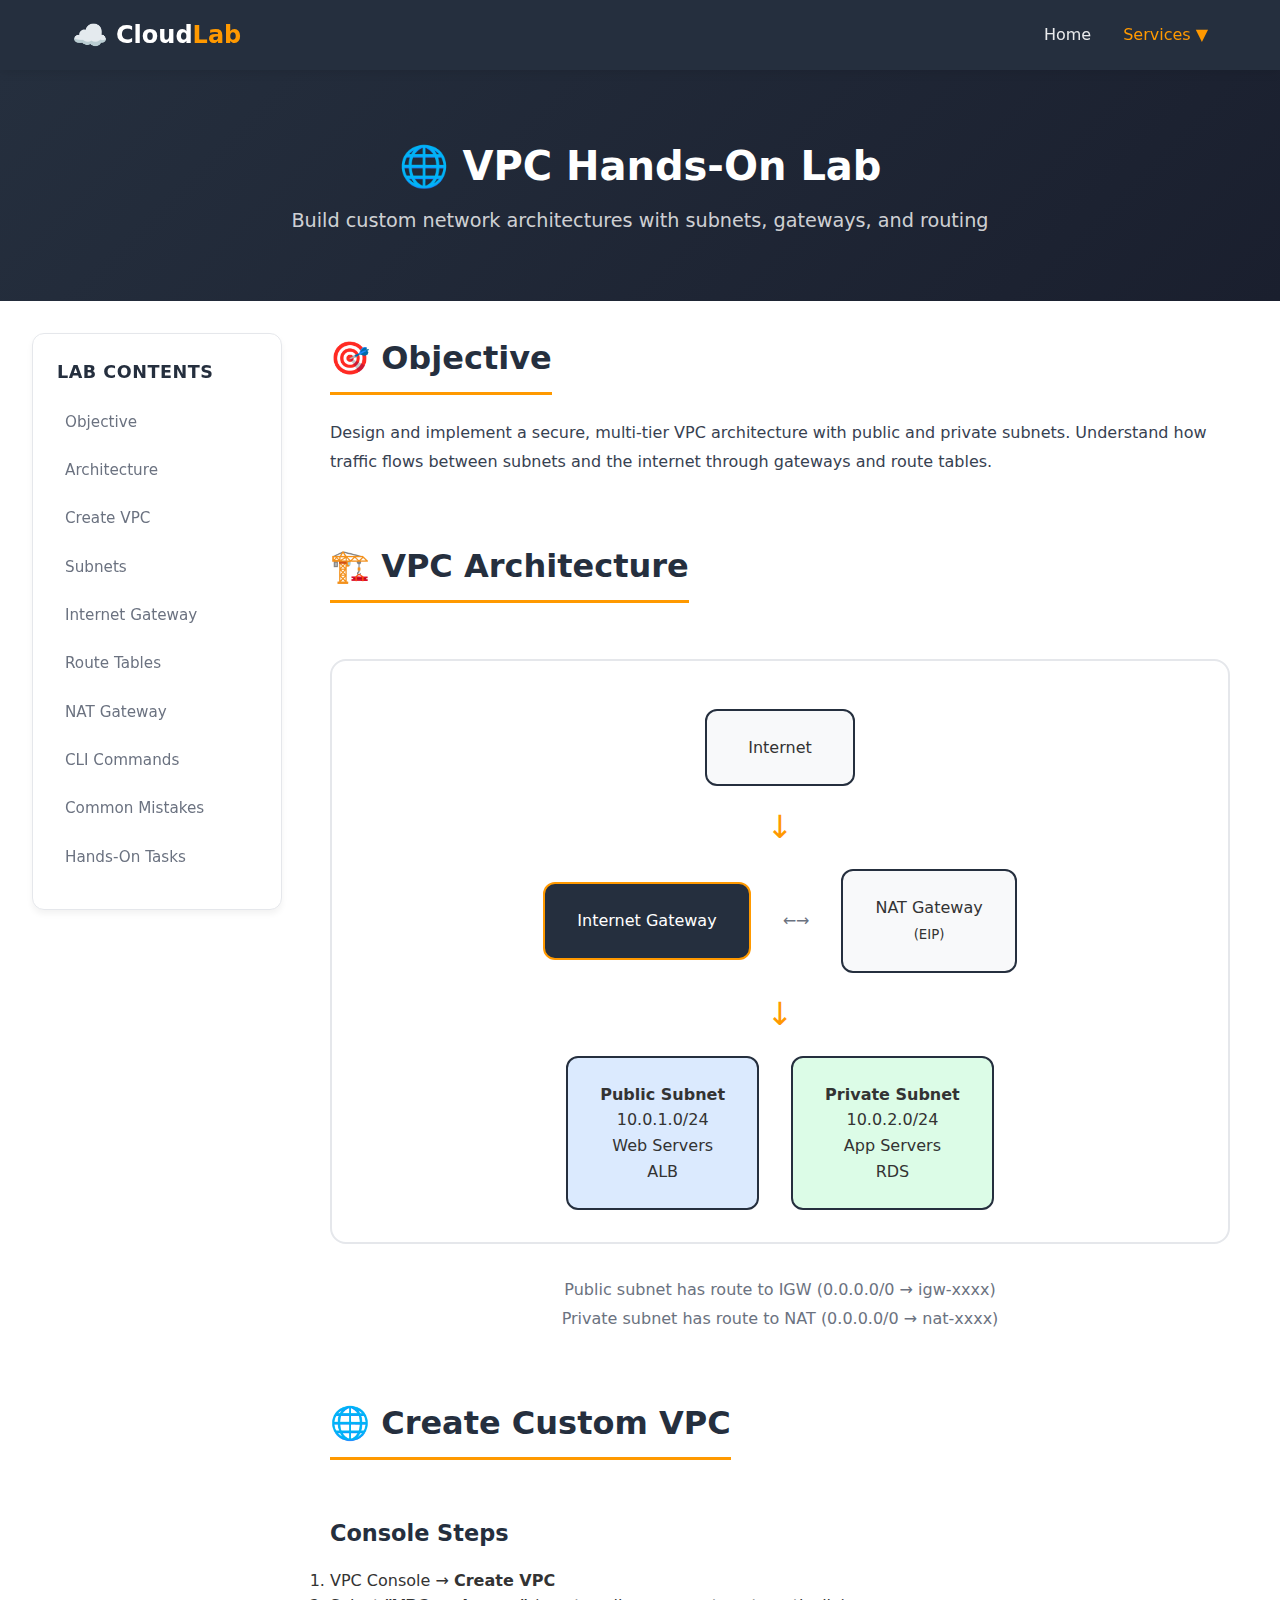
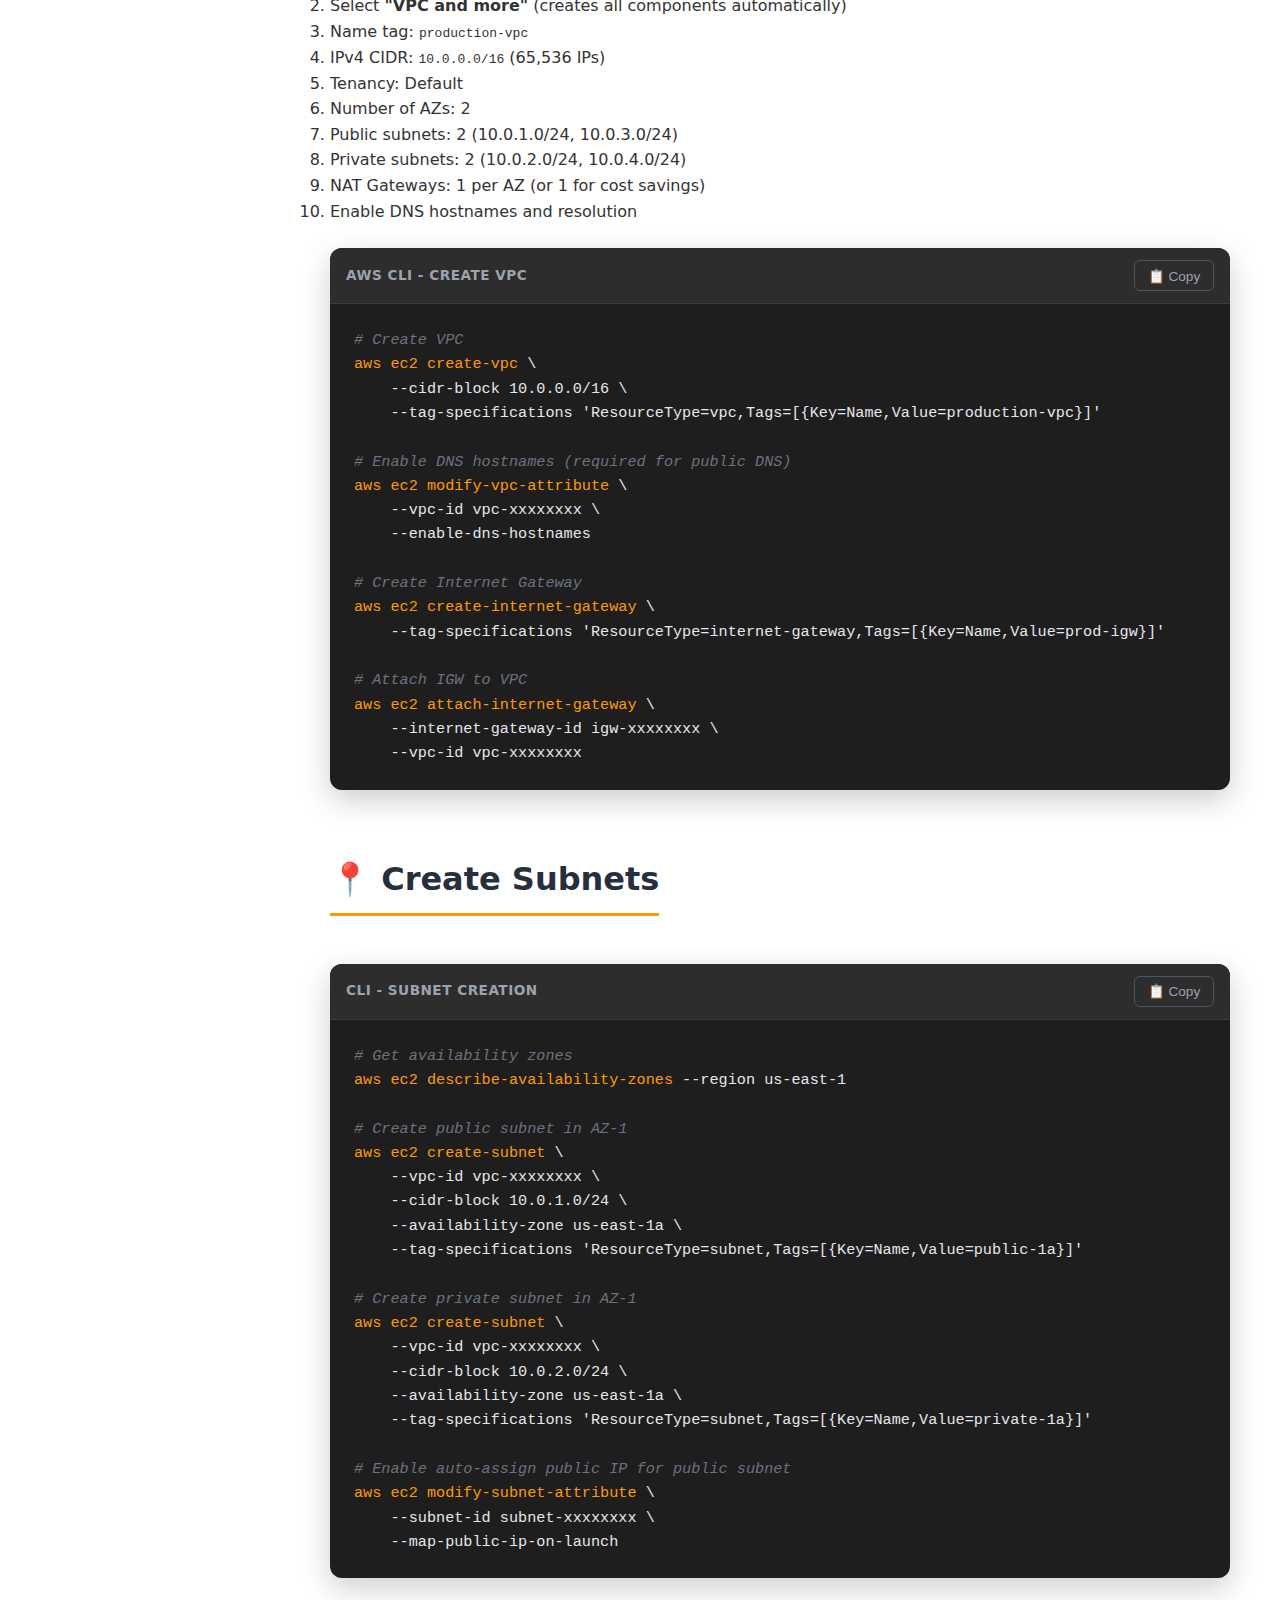
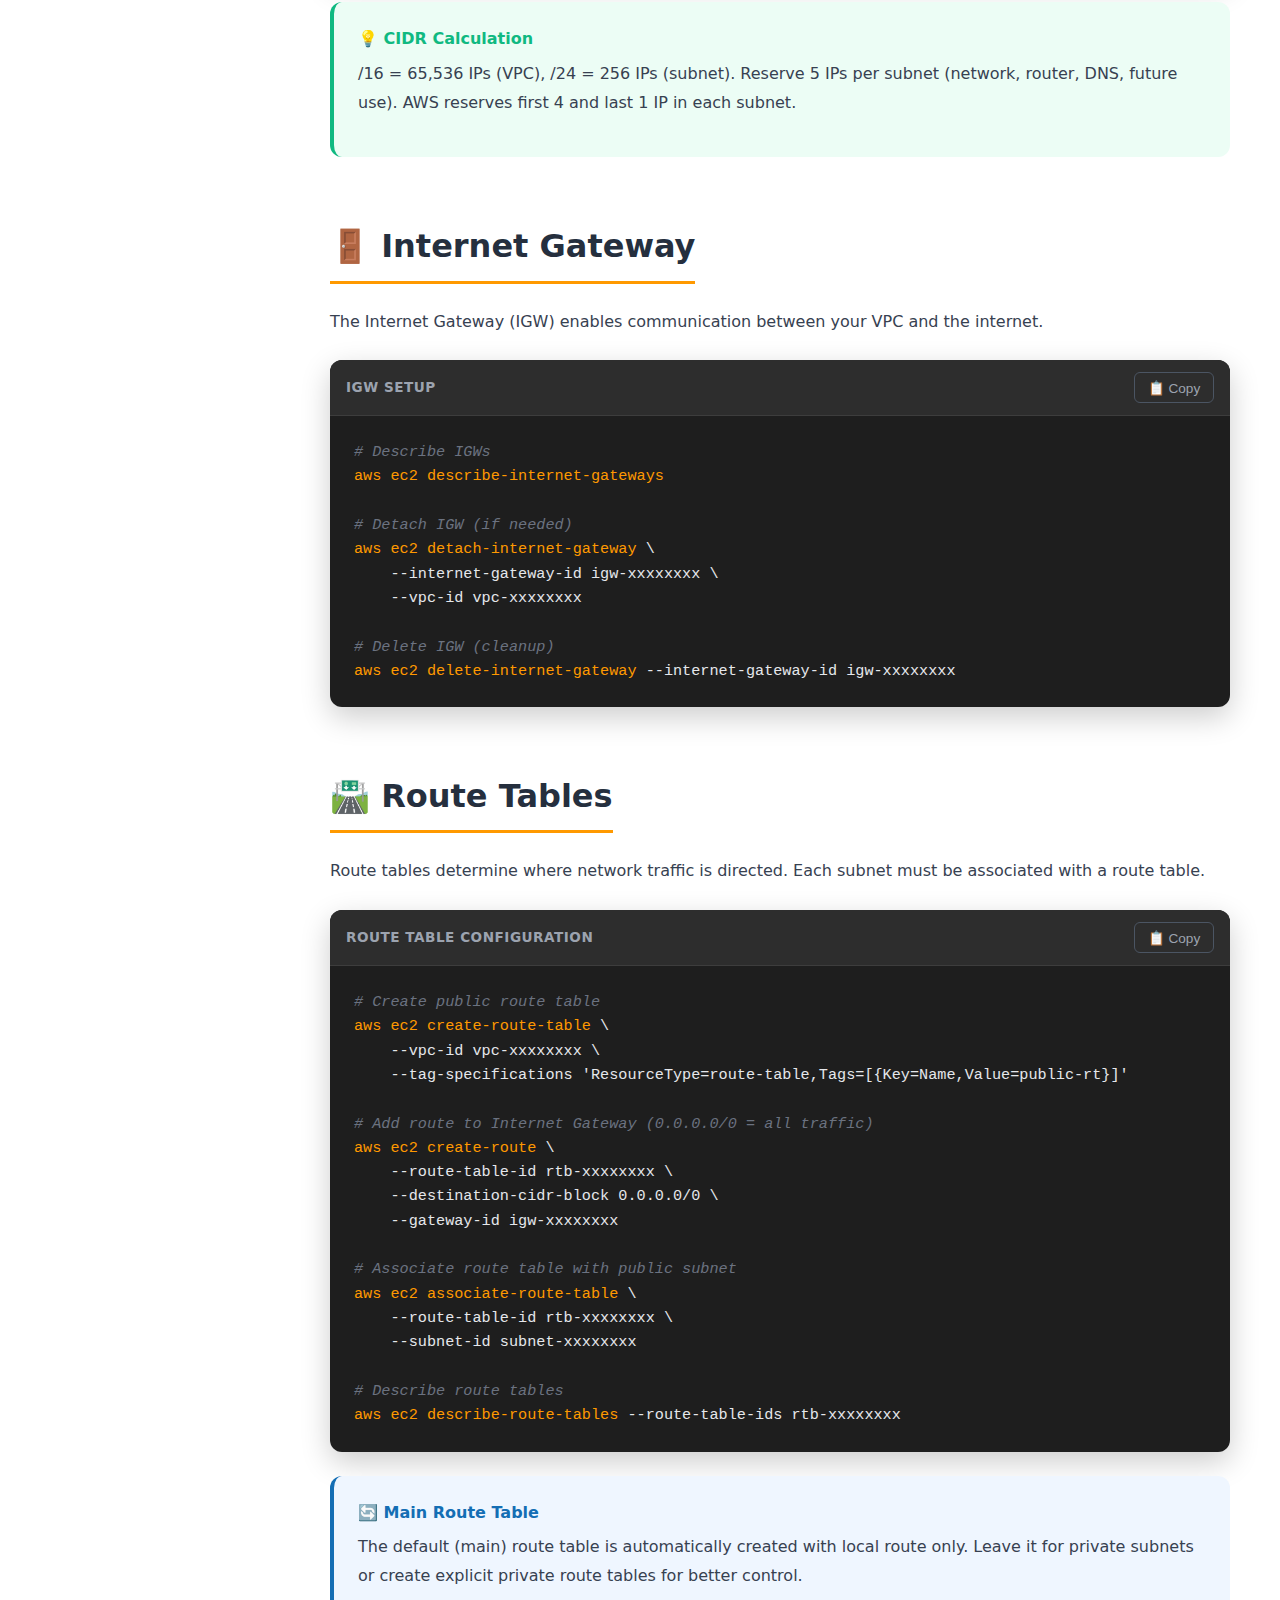
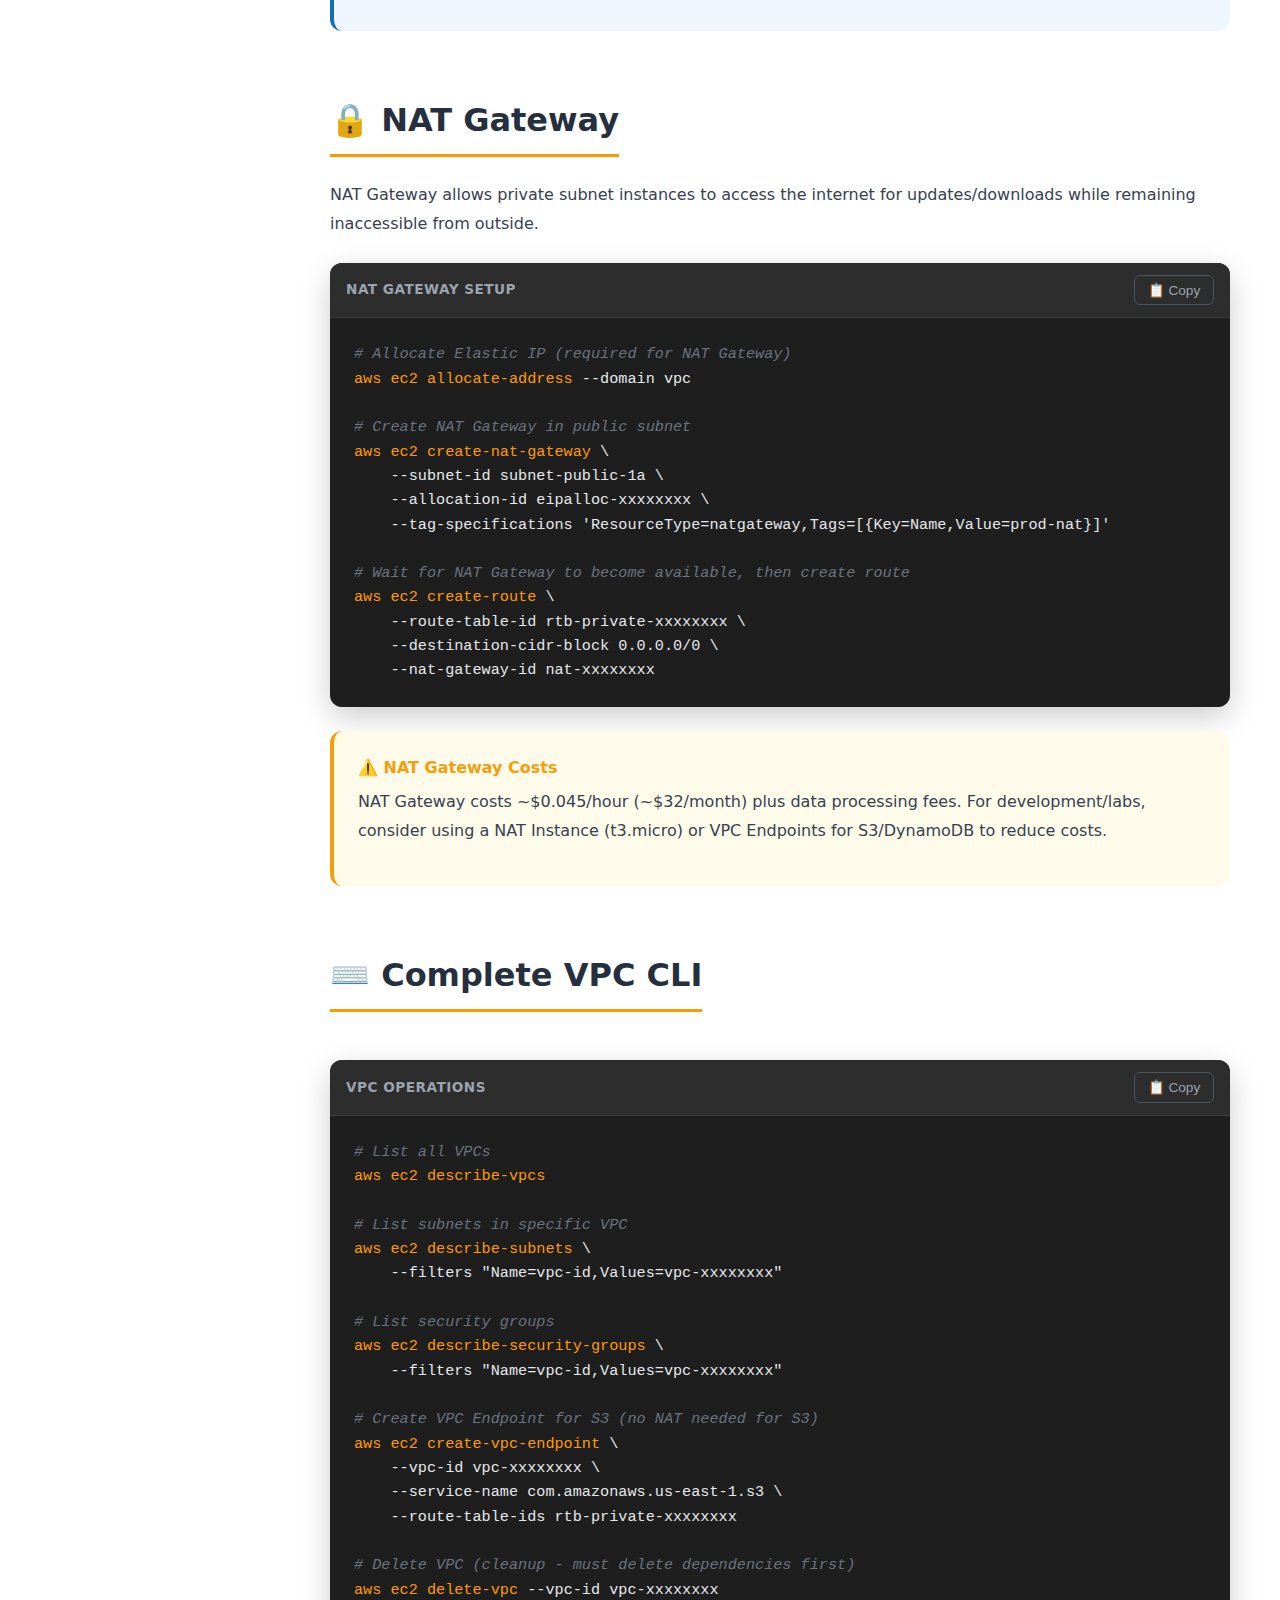
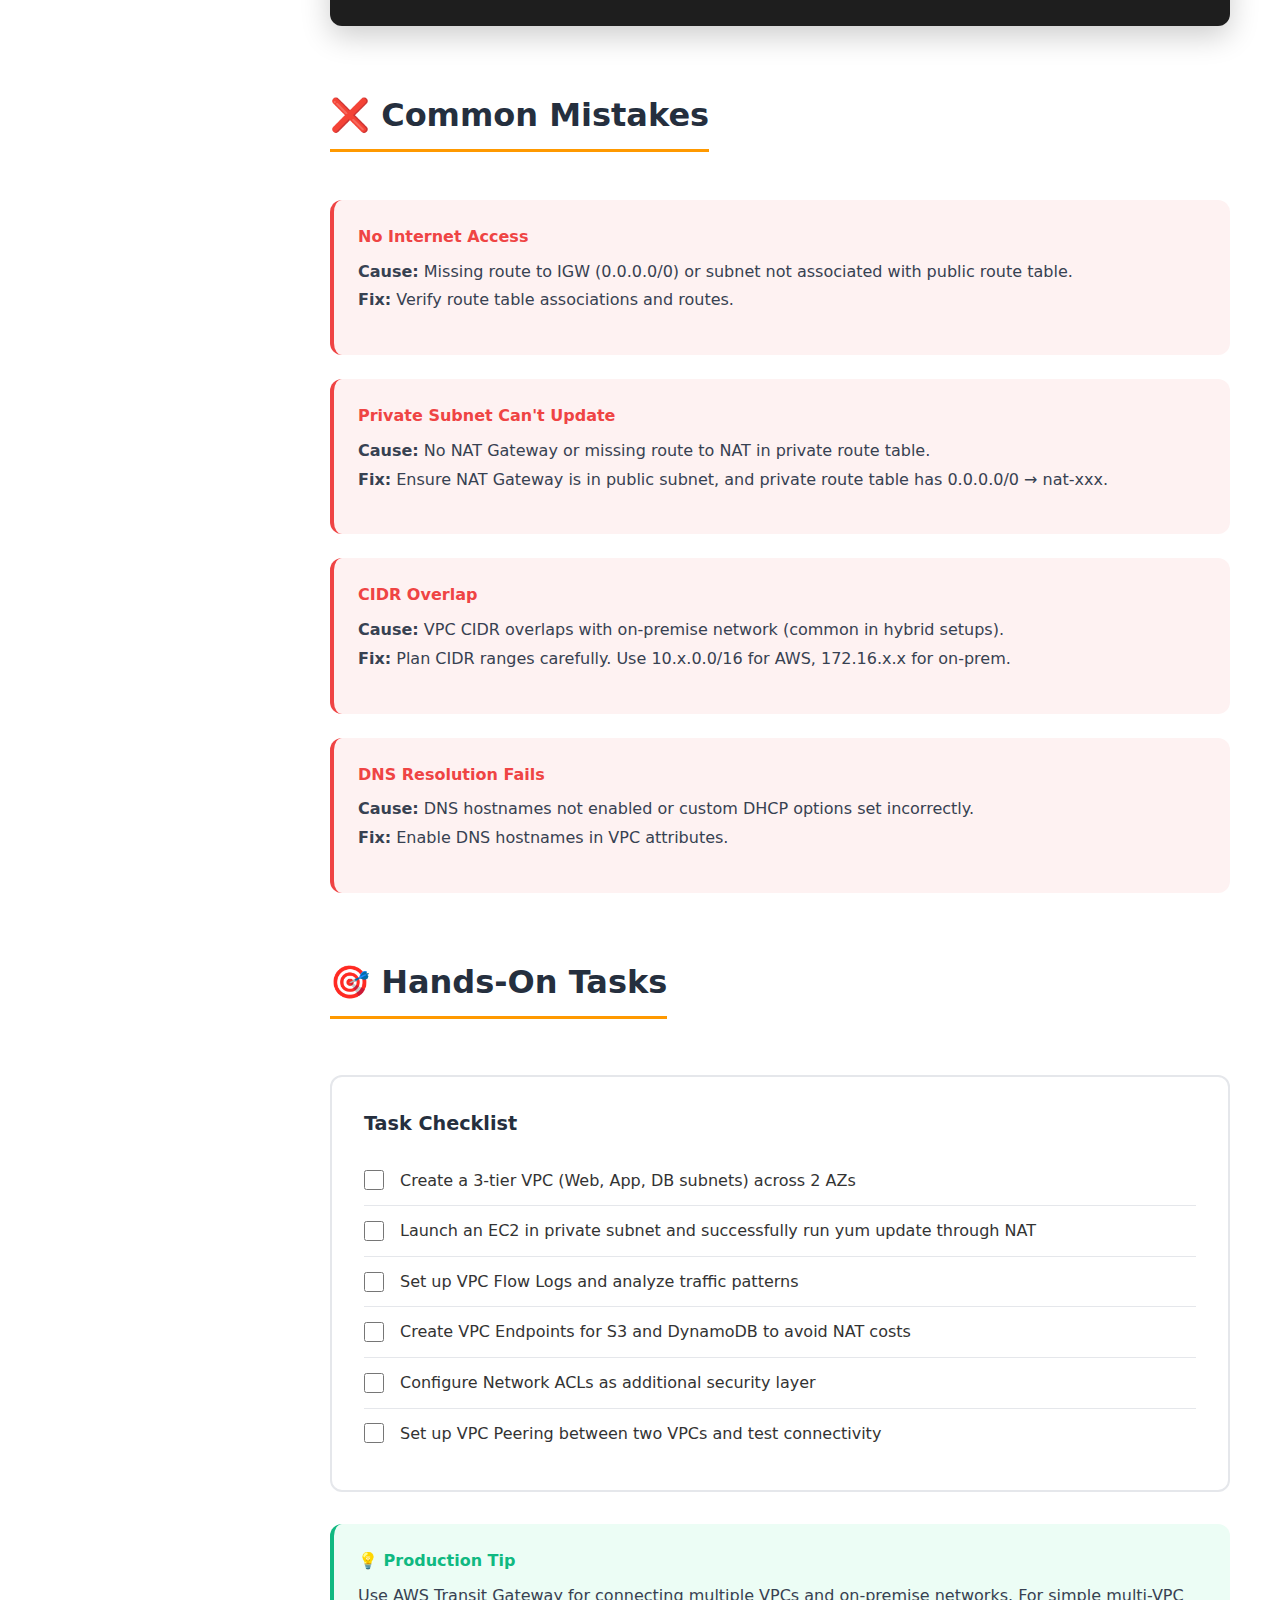
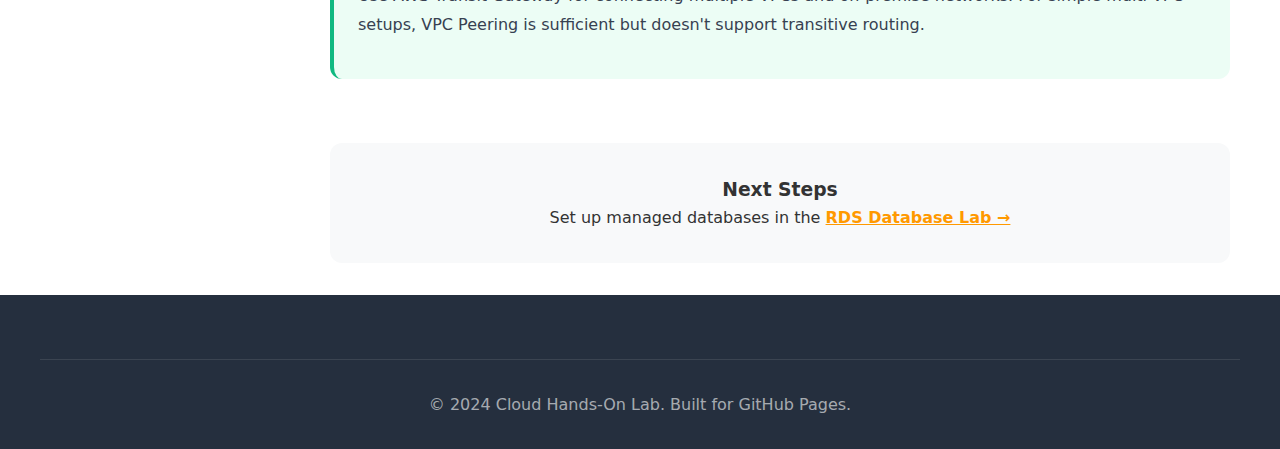
<file: services/vpc.html>
<!DOCTYPE html>
<html lang="en">
<head>
    <meta charset="UTF-8">
    <meta name="viewport" content="width=device-width, initial-scale=1.0">
    <meta name="description" content="AWS VPC Hands-On Lab: Create custom VPCs, subnets, internet gateways, and route tables. Build secure network architectures step-by-step.">
    <title>VPC Lab - Virtual Private Cloud | Cloud Hands-On Lab</title>
    <link rel="stylesheet" href="../css/style.css">
</head>
<body>
    <nav class="navbar">
        <div class="nav-container">
            <a href="../index.html" class="nav-logo">
                <span class="logo-icon">☁️</span>
                <span class="logo-text">Cloud<span class="highlight">Lab</span></span>
            </a>
            <button class="nav-toggle" id="navToggle" aria-label="Toggle navigation">
                <span class="hamburger"></span>
            </button>
            <ul class="nav-menu" id="navMenu">
                <li><a href="../index.html" class="nav-link">Home</a></li>
                <li class="dropdown">
                    <a href="#" class="nav-link active">Services ▼</a>
                    <ul class="dropdown-menu">
                        <li><a href="ec2.html">EC2</a></li>
                        <li><a href="s3.html">S3</a></li>
                        <li><a href="iam.html">IAM</a></li>
                        <li><a href="vpc.html">VPC</a></li>
                        <li><a href="rds.html">RDS</a></li>
                        <li><a href="cloudwatch.html">CloudWatch</a></li>
                        <li><a href="loadbalancer.html">Load Balancer</a></li>
                    </ul>
                </li>
            </ul>
        </div>
    </nav>

    <header class="page-header">
        <h1>🌐 VPC Hands-On Lab</h1>
        <p>Build custom network architectures with subnets, gateways, and routing</p>
    </header>

    <div class="lab-content">
        <aside class="sidebar">
            <h3>Lab Contents</h3>
            <nav>
                <ul class="sidebar-nav">
                    <li><a href="#objective">Objective</a></li>
                    <li><a href="#architecture">Architecture</a></li>
                    <li><a href="#vpc">Create VPC</a></li>
                    <li><a href="#subnets">Subnets</a></li>
                    <li><a href="#igw">Internet Gateway</a></li>
                    <li><a href="#routes">Route Tables</a></li>
                    <li><a href="#nat">NAT Gateway</a></li>
                    <li><a href="#cli">CLI Commands</a></li>
                    <li><a href="#mistakes">Common Mistakes</a></li>
                    <li><a href="#tasks">Hands-On Tasks</a></li>
                </ul>
            </nav>
        </aside>

        <main class="main-content">
            <section class="lab-section" id="objective">
                <h2>🎯 Objective</h2>
                <p>Design and implement a secure, multi-tier VPC architecture with public and private subnets. Understand how traffic flows between subnets and the internet through gateways and route tables.</p>
            </section>

            <section class="lab-section" id="architecture">
                <h2>🏗️ VPC Architecture</h2>
                <div class="arch-diagram">
                    <div class="diagram-container" style="flex-direction: column; gap: 1rem;">
                        <div class="diagram-box">Internet</div>
                        <div class="diagram-arrow">↓</div>
                        <div style="display: flex; gap: 2rem; align-items: center;">
                            <div class="diagram-box primary">Internet Gateway</div>
                            <div style="color: var(--aws-gray);">←→</div>
                            <div class="diagram-box">NAT Gateway<br><small>(EIP)</small></div>
                        </div>
                        <div class="diagram-arrow">↓</div>
                        <div style="display: flex; gap: 2rem;">
                            <div class="diagram-box" style="background: #dbeafe;">
                                <strong>Public Subnet</strong><br>
                                10.0.1.0/24<br>
                                Web Servers<br>
                                ALB
                            </div>
                            <div class="diagram-box" style="background: #dcfce7;">
                                <strong>Private Subnet</strong><br>
                                10.0.2.0/24<br>
                                App Servers<br>
                                RDS
                            </div>
                        </div>
                    </div>
                </div>
                <p style="margin-top: 1rem; text-align: center; color: var(--aws-gray);">
                    Public subnet has route to IGW (0.0.0.0/0 → igw-xxxx)<br>
                    Private subnet has route to NAT (0.0.0.0/0 → nat-xxxx)
                </p>
            </section>

            <section class="lab-section" id="vpc">
                <h2>🌐 Create Custom VPC</h2>
                
                <h3>Console Steps</h3>
                <ol>
                    <li>VPC Console → <strong>Create VPC</strong></li>
                    <li>Select <strong>"VPC and more"</strong> (creates all components automatically)</li>
                    <li>Name tag: <code>production-vpc</code></li>
                    <li>IPv4 CIDR: <code>10.0.0.0/16</code> (65,536 IPs)</li>
                    <li>Tenancy: Default</li>
                    <li>Number of AZs: 2</li>
                    <li>Public subnets: 2 (10.0.1.0/24, 10.0.3.0/24)</li>
                    <li>Private subnets: 2 (10.0.2.0/24, 10.0.4.0/24)</li>
                    <li>NAT Gateways: 1 per AZ (or 1 for cost savings)</li>
                    <li>Enable DNS hostnames and resolution</li>
                </ol>

                <div class="code-block">
                    <div class="code-header">
                        <span class="code-label">AWS CLI - Create VPC</span>
                        <button class="copy-btn">📋 Copy</button>
                    </div>
                    <div class="code-content">
                        <pre><code><span class="comment"># Create VPC</span>
<span class="command">aws ec2 create-vpc</span> \
    --cidr-block 10.0.0.0/16 \
    --tag-specifications 'ResourceType=vpc,Tags=[{Key=Name,Value=production-vpc}]'

<span class="comment"># Enable DNS hostnames (required for public DNS)</span>
<span class="command">aws ec2 modify-vpc-attribute</span> \
    --vpc-id vpc-xxxxxxxx \
    --enable-dns-hostnames

<span class="comment"># Create Internet Gateway</span>
<span class="command">aws ec2 create-internet-gateway</span> \
    --tag-specifications 'ResourceType=internet-gateway,Tags=[{Key=Name,Value=prod-igw}]'

<span class="comment"># Attach IGW to VPC</span>
<span class="command">aws ec2 attach-internet-gateway</span> \
    --internet-gateway-id igw-xxxxxxxx \
    --vpc-id vpc-xxxxxxxx</code></pre>
                    </div>
                </div>
            </section>

            <section class="lab-section" id="subnets">
                <h2>📍 Create Subnets</h2>
                
                <div class="code-block">
                    <div class="code-header">
                        <span class="code-label">CLI - Subnet Creation</span>
                        <button class="copy-btn">📋 Copy</button>
                    </div>
                    <div class="code-content">
                        <pre><code><span class="comment"># Get availability zones</span>
<span class="command">aws ec2 describe-availability-zones</span> --region us-east-1

<span class="comment"># Create public subnet in AZ-1</span>
<span class="command">aws ec2 create-subnet</span> \
    --vpc-id vpc-xxxxxxxx \
    --cidr-block 10.0.1.0/24 \
    --availability-zone us-east-1a \
    --tag-specifications 'ResourceType=subnet,Tags=[{Key=Name,Value=public-1a}]'

<span class="comment"># Create private subnet in AZ-1</span>
<span class="command">aws ec2 create-subnet</span> \
    --vpc-id vpc-xxxxxxxx \
    --cidr-block 10.0.2.0/24 \
    --availability-zone us-east-1a \
    --tag-specifications 'ResourceType=subnet,Tags=[{Key=Name,Value=private-1a}]'

<span class="comment"># Enable auto-assign public IP for public subnet</span>
<span class="command">aws ec2 modify-subnet-attribute</span> \
    --subnet-id subnet-xxxxxxxx \
    --map-public-ip-on-launch</code></pre>
                    </div>
                </div>

                <div class="info-box tip">
                    <div class="info-box-title">💡 CIDR Calculation</div>
                    <p>/16 = 65,536 IPs (VPC), /24 = 256 IPs (subnet). Reserve 5 IPs per subnet (network, router, DNS, future use). AWS reserves first 4 and last 1 IP in each subnet.</p>
                </div>
            </section>

            <section class="lab-section" id="igw">
                <h2>🚪 Internet Gateway</h2>
                <p>The Internet Gateway (IGW) enables communication between your VPC and the internet.</p>

                <div class="code-block">
                    <div class="code-header">
                        <span class="code-label">IGW Setup</span>
                        <button class="copy-btn">📋 Copy</button>
                    </div>
                    <div class="code-content">
                        <pre><code><span class="comment"># Describe IGWs</span>
<span class="command">aws ec2 describe-internet-gateways</span>

<span class="comment"># Detach IGW (if needed)</span>
<span class="command">aws ec2 detach-internet-gateway</span> \
    --internet-gateway-id igw-xxxxxxxx \
    --vpc-id vpc-xxxxxxxx

<span class="comment"># Delete IGW (cleanup)</span>
<span class="command">aws ec2 delete-internet-gateway</span> --internet-gateway-id igw-xxxxxxxx</code></pre>
                    </div>
                </div>
            </section>

            <section class="lab-section" id="routes">
                <h2>🛣️ Route Tables</h2>
                <p>Route tables determine where network traffic is directed. Each subnet must be associated with a route table.</p>

                <div class="code-block">
                    <div class="code-header">
                        <span class="code-label">Route Table Configuration</span>
                        <button class="copy-btn">📋 Copy</button>
                    </div>
                    <div class="code-content">
                        <pre><code><span class="comment"># Create public route table</span>
<span class="command">aws ec2 create-route-table</span> \
    --vpc-id vpc-xxxxxxxx \
    --tag-specifications 'ResourceType=route-table,Tags=[{Key=Name,Value=public-rt}]'

<span class="comment"># Add route to Internet Gateway (0.0.0.0/0 = all traffic)</span>
<span class="command">aws ec2 create-route</span> \
    --route-table-id rtb-xxxxxxxx \
    --destination-cidr-block 0.0.0.0/0 \
    --gateway-id igw-xxxxxxxx

<span class="comment"># Associate route table with public subnet</span>
<span class="command">aws ec2 associate-route-table</span> \
    --route-table-id rtb-xxxxxxxx \
    --subnet-id subnet-xxxxxxxx

<span class="comment"># Describe route tables</span>
<span class="command">aws ec2 describe-route-tables</span> --route-table-ids rtb-xxxxxxxx</code></pre>
                    </div>
                </div>

                <div class="info-box info">
                    <div class="info-box-title">🔄 Main Route Table</div>
                    <p>The default (main) route table is automatically created with local route only. Leave it for private subnets or create explicit private route tables for better control.</p>
                </div>
            </section>

            <section class="lab-section" id="nat">
                <h2>🔒 NAT Gateway</h2>
                <p>NAT Gateway allows private subnet instances to access the internet for updates/downloads while remaining inaccessible from outside.</p>

                <div class="code-block">
                    <div class="code-header">
                        <span class="code-label">NAT Gateway Setup</span>
                        <button class="copy-btn">📋 Copy</button>
                    </div>
                    <div class="code-content">
                        <pre><code><span class="comment"># Allocate Elastic IP (required for NAT Gateway)</span>
<span class="command">aws ec2 allocate-address</span> --domain vpc

<span class="comment"># Create NAT Gateway in public subnet</span>
<span class="command">aws ec2 create-nat-gateway</span> \
    --subnet-id subnet-public-1a \
    --allocation-id eipalloc-xxxxxxxx \
    --tag-specifications 'ResourceType=natgateway,Tags=[{Key=Name,Value=prod-nat}]'

<span class="comment"># Wait for NAT Gateway to become available, then create route</span>
<span class="command">aws ec2 create-route</span> \
    --route-table-id rtb-private-xxxxxxxx \
    --destination-cidr-block 0.0.0.0/0 \
    --nat-gateway-id nat-xxxxxxxx</code></pre>
                    </div>
                </div>

                <div class="info-box warning">
                    <div class="info-box-title">⚠️ NAT Gateway Costs</div>
                    <p>NAT Gateway costs ~$0.045/hour (~$32/month) plus data processing fees. For development/labs, consider using a NAT Instance (t3.micro) or VPC Endpoints for S3/DynamoDB to reduce costs.</p>
                </div>
            </section>

            <section class="lab-section" id="cli">
                <h2>⌨️ Complete VPC CLI</h2>
                
                <div class="code-block">
                    <div class="code-header">
                        <span class="code-label">VPC Operations</span>
                        <button class="copy-btn">📋 Copy</button>
                    </div>
                    <div class="code-content">
                        <pre><code><span class="comment"># List all VPCs</span>
<span class="command">aws ec2 describe-vpcs</span>

<span class="comment"># List subnets in specific VPC</span>
<span class="command">aws ec2 describe-subnets</span> \
    --filters "Name=vpc-id,Values=vpc-xxxxxxxx"

<span class="comment"># List security groups</span>
<span class="command">aws ec2 describe-security-groups</span> \
    --filters "Name=vpc-id,Values=vpc-xxxxxxxx"

<span class="comment"># Create VPC Endpoint for S3 (no NAT needed for S3)</span>
<span class="command">aws ec2 create-vpc-endpoint</span> \
    --vpc-id vpc-xxxxxxxx \
    --service-name com.amazonaws.us-east-1.s3 \
    --route-table-ids rtb-private-xxxxxxxx

<span class="comment"># Delete VPC (cleanup - must delete dependencies first)</span>
<span class="command">aws ec2 delete-vpc</span> --vpc-id vpc-xxxxxxxx</code></pre>
                    </div>
                </div>
            </section>

            <section class="lab-section" id="mistakes">
                <h2>❌ Common Mistakes</h2>
                
                <div class="info-box error">
                    <div class="info-box-title">No Internet Access</div>
                    <p><strong>Cause:</strong> Missing route to IGW (0.0.0.0/0) or subnet not associated with public route table.<br>
                    <strong>Fix:</strong> Verify route table associations and routes.</p>
                </div>

                <div class="info-box error">
                    <div class="info-box-title">Private Subnet Can't Update</div>
                    <p><strong>Cause:</strong> No NAT Gateway or missing route to NAT in private route table.<br>
                    <strong>Fix:</strong> Ensure NAT Gateway is in public subnet, and private route table has 0.0.0.0/0 → nat-xxx.</p>
                </div>

                <div class="info-box error">
                    <div class="info-box-title">CIDR Overlap</div>
                    <p><strong>Cause:</strong> VPC CIDR overlaps with on-premise network (common in hybrid setups).<br>
                    <strong>Fix:</strong> Plan CIDR ranges carefully. Use 10.x.0.0/16 for AWS, 172.16.x.x for on-prem.</p>
                </div>

                <div class="info-box error">
                    <div class="info-box-title">DNS Resolution Fails</div>
                    <p><strong>Cause:</strong> DNS hostnames not enabled or custom DHCP options set incorrectly.<br>
                    <strong>Fix:</strong> Enable DNS hostnames in VPC attributes.</p>
                </div>
            </section>

            <section class="lab-section" id="tasks">
                <h2>🎯 Hands-On Tasks</h2>
                
                <div class="task-checklist">
                    <h4>Task Checklist</h4>
                    <ul class="checklist">
                        <li><input type="checkbox" id="vpc-task1"> <label for="vpc-task1">Create a 3-tier VPC (Web, App, DB subnets) across 2 AZs</label></li>
                        <li><input type="checkbox" id="vpc-task2"> <label for="vpc-task2">Launch an EC2 in private subnet and successfully run yum update through NAT</label></li>
                        <li><input type="checkbox" id="vpc-task3"> <label for="vpc-task3">Set up VPC Flow Logs and analyze traffic patterns</label></li>
                        <li><input type="checkbox" id="vpc-task4"> <label for="vpc-task4">Create VPC Endpoints for S3 and DynamoDB to avoid NAT costs</label></li>
                        <li><input type="checkbox" id="vpc-task5"> <label for="vpc-task5">Configure Network ACLs as additional security layer</label></li>
                        <li><input type="checkbox" id="vpc-task6"> <label for="vpc-task6">Set up VPC Peering between two VPCs and test connectivity</label></li>
                    </ul>
                </div>

                <div class="info-box tip">
                    <div class="info-box-title">💡 Production Tip</div>
                    <p>Use AWS Transit Gateway for connecting multiple VPCs and on-premise networks. For simple multi-VPC setups, VPC Peering is sufficient but doesn't support transitive routing.</p>
                </div>
            </section>

            <div style="margin-top: 4rem; padding: 2rem; background: var(--aws-light); border-radius: 12px; text-align: center;">
                <h3>Next Steps</h3>
                <p>Set up managed databases in the <a href="rds.html" style="color: var(--aws-orange); font-weight: 600;">RDS Database Lab →</a></p>
            </div>
        </main>
    </div>

    <footer class="footer">
        <div class="container">
            <div class="footer-bottom">
                <p>&copy; 2024 Cloud Hands-On Lab. Built for GitHub Pages.</p>
            </div>
        </div>
    </footer>

    <script src="../js/script.js"></script>
</body>
</html>
</file>
<file: css/style.css>
/* AWS Color Palette 
   Navy Blue: #252F3E (Primary Dark)
   Orange: #FF9900 (Accent)
   Secondary Blue: #146EB4
   Dark Background: #1a1f2e
   Light Background: #f8f9fa
*/

:root {
    --aws-navy: #252F3E;
    --aws-orange: #FF9900;
    --aws-blue: #146EB4;
    --aws-dark: #1a1f2e;
    --aws-light: #f8f9fa;
    --aws-gray: #6b7280;
    --aws-border: #e5e7eb;
    --aws-success: #10b981;
    --aws-warning: #f59e0b;
    --aws-error: #ef4444;
    --font-primary: 'Segoe UI', system-ui, -apple-system, sans-serif;
    --font-mono: 'Consolas', 'Monaco', 'Courier New', monospace;
}

* {
    margin: 0;
    padding: 0;
    box-sizing: border-box;
}

html {
    scroll-behavior: smooth;
}

body {
    font-family: var(--font-primary);
    line-height: 1.6;
    color: #333;
    background-color: #fff;
}

/* Navigation */
.navbar {
    background: var(--aws-navy);
    position: sticky;
    top: 0;
    z-index: 1000;
    box-shadow: 0 2px 10px rgba(0,0,0,0.1);
}

.nav-container {
    max-width: 1200px;
    margin: 0 auto;
    padding: 0 2rem;
    display: flex;
    justify-content: space-between;
    align-items: center;
    height: 70px;
}

.nav-logo {
    display: flex;
    align-items: center;
    gap: 0.5rem;
    text-decoration: none;
    color: white;
    font-size: 1.5rem;
    font-weight: 700;
}

.logo-icon {
    font-size: 1.8rem;
}

.highlight {
    color: var(--aws-orange);
}

.nav-menu {
    display: flex;
    list-style: none;
    gap: 2rem;
    align-items: center;
}

.nav-link {
    color: rgba(255,255,255,0.9);
    text-decoration: none;
    font-weight: 500;
    transition: color 0.3s;
    position: relative;
}

.nav-link:hover,
.nav-link.active {
    color: var(--aws-orange);
}

.dropdown {
    position: relative;
}

.dropdown-menu {
    position: absolute;
    top: 100%;
    left: 0;
    background: white;
    min-width: 200px;
    box-shadow: 0 10px 30px rgba(0,0,0,0.1);
    border-radius: 8px;
    padding: 0.5rem 0;
    opacity: 0;
    visibility: hidden;
    transform: translateY(-10px);
    transition: all 0.3s;
    list-style: none;
}

.dropdown:hover .dropdown-menu {
    opacity: 1;
    visibility: visible;
    transform: translateY(0);
}

.dropdown-menu a {
    display: block;
    padding: 0.7rem 1.2rem;
    color: var(--aws-navy);
    text-decoration: none;
    font-size: 0.95rem;
    transition: all 0.2s;
}

.dropdown-menu a:hover {
    background: var(--aws-light);
    color: var(--aws-orange);
    padding-left: 1.5rem;
}

.nav-toggle {
    display: none;
    background: none;
    border: none;
    cursor: pointer;
    padding: 0.5rem;
}

.hamburger {
    display: block;
    width: 25px;
    height: 3px;
    background: white;
    position: relative;
    transition: all 0.3s;
}

.hamburger::before,
.hamburger::after {
    content: '';
    position: absolute;
    width: 100%;
    height: 100%;
    background: white;
    transition: all 0.3s;
}

.hamburger::before { top: -8px; }
.hamburger::after { top: 8px; }

/* Hero Section */
.hero {
    background: linear-gradient(135deg, var(--aws-navy) 0%, var(--aws-dark) 100%);
    color: white;
    padding: 6rem 2rem;
    display: grid;
    grid-template-columns: 1fr 1fr;
    gap: 4rem;
    align-items: center;
    max-width: 100%;
    overflow: hidden;
}

.hero-content {
    max-width: 600px;
    margin: 0 auto;
}

.hero h1 {
    font-size: 3.5rem;
    line-height: 1.1;
    margin-bottom: 1.5rem;
    font-weight: 800;
}

.gradient-text {
    background: linear-gradient(135deg, var(--aws-orange) 0%, #ffb84d 100%);
    -webkit-background-clip: text;
    -webkit-text-fill-color: transparent;
    background-clip: text;
}

.hero-subtitle {
    font-size: 1.25rem;
    color: rgba(255,255,255,0.8);
    margin-bottom: 2rem;
    line-height: 1.6;
}

.hero-cta {
    display: flex;
    gap: 1rem;
    flex-wrap: wrap;
}

.btn {
    display: inline-flex;
    align-items: center;
    padding: 1rem 2rem;
    border-radius: 8px;
    text-decoration: none;
    font-weight: 600;
    font-size: 1.1rem;
    transition: all 0.3s;
    border: none;
    cursor: pointer;
}

.btn-primary {
    background: var(--aws-orange);
    color: var(--aws-navy);
}

.btn-primary:hover {
    background: #ffb84d;
    transform: translateY(-2px);
    box-shadow: 0 10px 20px rgba(255,153,0,0.3);
}

.btn-secondary {
    background: transparent;
    color: white;
    border: 2px solid rgba(255,255,255,0.3);
}

.btn-secondary:hover {
    border-color: var(--aws-orange);
    color: var(--aws-orange);
}

.aws-services-grid {
    display: grid;
    grid-template-columns: repeat(2, 1fr);
    gap: 1.5rem;
    max-width: 400px;
}

.service-card.mini {
    background: rgba(255,255,255,0.05);
    backdrop-filter: blur(10px);
    border: 1px solid rgba(255,255,255,0.1);
    border-radius: 16px;
    padding: 2rem;
    text-align: center;
    transition: all 0.3s;
}

.service-card.mini:hover {
    background: rgba(255,255,255,0.1);
    transform: translateY(-5px);
}

.service-icon {
    font-size: 2.5rem;
    display: block;
    margin-bottom: 0.5rem;
}

/* Sections */
.section {
    padding: 5rem 2rem;
}

.container {
    max-width: 1200px;
    margin: 0 auto;
}

.section-title {
    font-size: 2.5rem;
    color: var(--aws-navy);
    text-align: center;
    margin-bottom: 1rem;
    font-weight: 700;
}

.section-subtitle {
    text-align: center;
    color: var(--aws-gray);
    font-size: 1.2rem;
    margin-bottom: 3rem;
}

/* Why Practical Section */
.why-practical {
    background: var(--aws-light);
}

.features-grid {
    display: grid;
    grid-template-columns: repeat(auto-fit, minmax(250px, 1fr));
    gap: 2rem;
    margin-top: 3rem;
}

.feature-card {
    background: white;
    padding: 2rem;
    border-radius: 16px;
    box-shadow: 0 4px 6px rgba(0,0,0,0.05);
    transition: all 0.3s;
    border: 1px solid var(--aws-border);
}

.feature-card:hover {
    transform: translateY(-5px);
    box-shadow: 0 20px 40px rgba(0,0,0,0.1);
}

.feature-icon {
    font-size: 2.5rem;
    margin-bottom: 1rem;
}

.feature-card h3 {
    color: var(--aws-navy);
    margin-bottom: 0.5rem;
    font-size: 1.3rem;
}

/* Services Grid */
.services-grid {
    display: grid;
    grid-template-columns: repeat(auto-fit, minmax(320px, 1fr));
    gap: 2rem;
    margin-top: 3rem;
}

.service-link {
    text-decoration: none;
    color: inherit;
    display: block;
}

.service-card-large {
    background: white;
    border-radius: 16px;
    padding: 2rem;
    border: 2px solid var(--aws-border);
    transition: all 0.3s;
    height: 100%;
    position: relative;
    overflow: hidden;
}

.service-card-large::before {
    content: '';
    position: absolute;
    top: 0;
    left: 0;
    width: 100%;
    height: 4px;
    background: var(--aws-orange);
    transform: scaleX(0);
    transition: transform 0.3s;
}

.service-card-large:hover {
    border-color: var(--aws-orange);
    transform: translateY(-5px);
    box-shadow: 0 20px 40px rgba(0,0,0,0.1);
}

.service-card-large:hover::before {
    transform: scaleX(1);
}

.service-header {
    display: flex;
    justify-content: space-between;
    align-items: center;
    margin-bottom: 1rem;
}

.service-badge {
    padding: 0.25rem 0.75rem;
    border-radius: 20px;
    font-size: 0.75rem;
    font-weight: 700;
    text-transform: uppercase;
    letter-spacing: 0.5px;
}

.service-badge.compute { background: #dbeafe; color: #1e40af; }
.service-badge.storage { background: #dcfce7; color: #166534; }
.service-badge.security { background: #fee2e2; color: #991b1b; }
.service-badge.network { background: #e0e7ff; color: #3730a3; }
.service-badge.database { background: #f3e8ff; color: #6b21a8; }
.service-badge.monitoring { background: #fef3c7; color: #92400e; }
.service-badge.balance { background: #cffafe; color: #155e75; }

.service-header h3 {
    color: var(--aws-navy);
    font-size: 1.5rem;
}

.service-card-large p {
    color: var(--aws-gray);
    margin-bottom: 1.5rem;
    line-height: 1.6;
}

.task-list {
    list-style: none;
    margin-bottom: 1.5rem;
}

.task-list li {
    padding: 0.5rem 0;
    color: #374151;
    font-size: 0.95rem;
}

.start-lab {
    color: var(--aws-orange);
    font-weight: 700;
    display: inline-flex;
    align-items: center;
    gap: 0.5rem;
}

/* Lab Structure Timeline */
.lab-structure {
    background: var(--aws-light);
}

.structure-timeline {
    max-width: 800px;
    margin: 3rem auto 0;
    position: relative;
}

.structure-timeline::before {
    content: '';
    position: absolute;
    left: 30px;
    top: 0;
    bottom: 0;
    width: 2px;
    background: var(--aws-border);
}

.timeline-item {
    display: flex;
    gap: 2rem;
    margin-bottom: 2rem;
    position: relative;
}

.timeline-number {
    width: 60px;
    height: 60px;
    background: var(--aws-navy);
    color: white;
    border-radius: 50%;
    display: flex;
    align-items: center;
    justify-content: center;
    font-size: 1.5rem;
    font-weight: 700;
    flex-shrink: 0;
    border: 4px solid white;
    box-shadow: 0 0 0 2px var(--aws-orange);
    z-index: 1;
}

.timeline-content {
    background: white;
    padding: 1.5rem;
    border-radius: 12px;
    box-shadow: 0 4px 6px rgba(0,0,0,0.05);
    flex: 1;
    border-left: 4px solid var(--aws-orange);
}

.timeline-content h3 {
    color: var(--aws-navy);
    margin-bottom: 0.5rem;
}

/* Footer */
.footer {
    background: var(--aws-navy);
    color: white;
    padding: 4rem 2rem 2rem;
}

.footer-grid {
    display: grid;
    grid-template-columns: repeat(auto-fit, minmax(200px, 1fr));
    gap: 3rem;
    margin-bottom: 3rem;
}

.footer-section h4 {
    color: var(--aws-orange);
    margin-bottom: 1rem;
    font-size: 1.2rem;
}

.footer-section ul {
    list-style: none;
}

.footer-section ul li {
    margin-bottom: 0.5rem;
}

.footer-section a {
    color: rgba(255,255,255,0.8);
    text-decoration: none;
    transition: color 0.3s;
}

.footer-section a:hover {
    color: var(--aws-orange);
}

.contact-email {
    display: inline-block;
    margin: 0.5rem 0;
    color: var(--aws-orange) !important;
    font-weight: 600;
}

.social-links {
    display: flex;
    gap: 1rem;
    margin-top: 1rem;
}

.social-links a {
    font-size: 1.5rem;
    transition: transform 0.3s;
}

.social-links a:hover {
    transform: translateY(-3px);
}

.footer-bottom {
    border-top: 1px solid rgba(255,255,255,0.1);
    padding-top: 2rem;
    text-align: center;
    color: rgba(255,255,255,0.6);
}

/* Service Page Specific Styles */
.page-header {
    background: linear-gradient(135deg, var(--aws-navy) 0%, var(--aws-dark) 100%);
    color: white;
    padding: 4rem 2rem;
    text-align: center;
}

.page-header h1 {
    font-size: 2.5rem;
    margin-bottom: 0.5rem;
}

.page-header p {
    color: rgba(255,255,255,0.8);
    font-size: 1.2rem;
}

.lab-content {
    display: grid;
    grid-template-columns: 250px 1fr;
    gap: 3rem;
    max-width: 1400px;
    margin: 0 auto;
    padding: 2rem;
}

.sidebar {
    position: sticky;
    top: 90px;
    height: fit-content;
    background: white;
    border-radius: 12px;
    padding: 1.5rem;
    border: 1px solid var(--aws-border);
    box-shadow: 0 4px 6px rgba(0,0,0,0.05);
}

.sidebar h3 {
    color: var(--aws-navy);
    margin-bottom: 1rem;
    font-size: 1.1rem;
    text-transform: uppercase;
    letter-spacing: 0.5px;
}

.sidebar-nav {
    list-style: none;
}

.sidebar-nav li {
    margin-bottom: 0.5rem;
}

.sidebar-nav a {
    color: var(--aws-gray);
    text-decoration: none;
    display: block;
    padding: 0.5rem;
    border-radius: 6px;
    transition: all 0.3s;
    font-size: 0.95rem;
}

.sidebar-nav a:hover,
.sidebar-nav a.active {
    background: var(--aws-light);
    color: var(--aws-orange);
}

.main-content {
    max-width: 900px;
}

.lab-section {
    margin-bottom: 4rem;
    scroll-margin-top: 100px;
}

.lab-section h2 {
    color: var(--aws-navy);
    font-size: 2rem;
    margin-bottom: 1.5rem;
    padding-bottom: 0.5rem;
    border-bottom: 3px solid var(--aws-orange);
    display: inline-block;
}

.lab-section h3 {
    color: var(--aws-navy);
    font-size: 1.4rem;
    margin: 2rem 0 1rem;
}

.lab-section p {
    margin-bottom: 1rem;
    line-height: 1.8;
    color: #374151;
}

/* Code Blocks */
.code-block {
    background: #1e1e1e;
    border-radius: 12px;
    margin: 1.5rem 0;
    overflow: hidden;
    box-shadow: 0 10px 30px rgba(0,0,0,0.2);
}

.code-header {
    background: #2d2d2d;
    padding: 0.75rem 1rem;
    display: flex;
    justify-content: space-between;
    align-items: center;
    border-bottom: 1px solid #3d3d3d;
}

.code-label {
    color: #9ca3af;
    font-size: 0.85rem;
    font-weight: 600;
    text-transform: uppercase;
    letter-spacing: 0.5px;
}

.copy-btn {
    background: transparent;
    border: 1px solid #4b5563;
    color: #9ca3af;
    padding: 0.4rem 0.8rem;
    border-radius: 6px;
    cursor: pointer;
    font-size: 0.85rem;
    transition: all 0.3s;
    display: flex;
    align-items: center;
    gap: 0.5rem;
}

.copy-btn:hover {
    background: var(--aws-orange);
    border-color: var(--aws-orange);
    color: var(--aws-navy);
}

.copy-btn.copied {
    background: var(--aws-success);
    border-color: var(--aws-success);
    color: white;
}

.code-content {
    padding: 1.5rem;
    overflow-x: auto;
}

.code-content pre {
    margin: 0;
    font-family: var(--font-mono);
    font-size: 0.95rem;
    line-height: 1.6;
    color: #e5e7eb;
}

.code-content code {
    font-family: var(--font-mono);
}

/* Syntax Highlighting */
.command { color: #ff9900; }
.comment { color: #6b7280; font-style: italic; }
.string { color: #10b981; }
.keyword { color: #60a5fa; }
.output { color: #9ca3af; }

/* Collapsible Sections */
.collapsible {
    background: white;
    border: 1px solid var(--aws-border);
    border-radius: 12px;
    margin: 1rem 0;
    overflow: hidden;
}

.collapsible-header {
    background: var(--aws-light);
    padding: 1rem 1.5rem;
    cursor: pointer;
    display: flex;
    justify-content: space-between;
    align-items: center;
    font-weight: 600;
    color: var(--aws-navy);
    transition: background 0.3s;
    border: none;
    width: 100%;
    text-align: left;
    font-size: 1rem;
}

.collapsible-header:hover {
    background: #e5e7eb;
}

.collapsible-icon {
    transition: transform 0.3s;
    font-size: 1.2rem;
}

.collapsible.active .collapsible-icon {
    transform: rotate(180deg);
}

.collapsible-content {
    max-height: 0;
    overflow: hidden;
    transition: max-height 0.3s ease-out;
    background: white;
}

.collapsible.active .collapsible-content {
    max-height: 2000px;
}

.collapsible-body {
    padding: 1.5rem;
}

/* Info Boxes */
.info-box {
    border-radius: 12px;
    padding: 1.5rem;
    margin: 1.5rem 0;
    border-left: 4px solid;
}

.info-box.tip {
    background: #ecfdf5;
    border-color: var(--aws-success);
}

.info-box.warning {
    background: #fffbeb;
    border-color: var(--aws-warning);
}

.info-box.error {
    background: #fef2f2;
    border-color: var(--aws-error);
}

.info-box.info {
    background: #eff6ff;
    border-color: var(--aws-blue);
}

.info-box-title {
    font-weight: 700;
    margin-bottom: 0.5rem;
    display: flex;
    align-items: center;
    gap: 0.5rem;
}

.info-box.tip .info-box-title { color: var(--aws-success); }
.info-box.warning .info-box-title { color: var(--aws-warning); }
.info-box.error .info-box-title { color: var(--aws-error); }
.info-box.info .info-box-title { color: var(--aws-blue); }

/* Architecture Diagram */
.arch-diagram {
    background: white;
    border: 2px solid var(--aws-border);
    border-radius: 16px;
    padding: 2rem;
    margin: 2rem 0;
    text-align: center;
}

.diagram-container {
    display: flex;
    justify-content: center;
    align-items: center;
    gap: 2rem;
    flex-wrap: wrap;
    margin-top: 1rem;
}

.diagram-box {
    background: var(--aws-light);
    border: 2px solid var(--aws-navy);
    border-radius: 12px;
    padding: 1.5rem 2rem;
    min-width: 150px;
    position: relative;
}

.diagram-box.primary {
    background: var(--aws-navy);
    color: white;
    border-color: var(--aws-orange);
}

.diagram-arrow {
    font-size: 2rem;
    color: var(--aws-orange);
}

/* Task Checklist */
.task-checklist {
    background: white;
    border: 2px solid var(--aws-border);
    border-radius: 12px;
    padding: 2rem;
    margin: 2rem 0;
}

.task-checklist h4 {
    color: var(--aws-navy);
    margin-bottom: 1rem;
    font-size: 1.2rem;
}

.checklist {
    list-style: none;
}

.checklist li {
    padding: 0.75rem 0;
    border-bottom: 1px solid var(--aws-border);
    display: flex;
    align-items: center;
    gap: 1rem;
}

.checklist li:last-child {
    border-bottom: none;
}

.checklist input[type="checkbox"] {
    width: 20px;
    height: 20px;
    accent-color: var(--aws-orange);
    cursor: pointer;
}

/* Responsive */
@media (max-width: 968px) {
    .hero {
        grid-template-columns: 1fr;
        text-align: center;
        padding: 4rem 2rem;
    }
    
    .hero h1 {
        font-size: 2.5rem;
    }
    
    .aws-services-grid {
        margin: 0 auto;
    }
    
    .lab-content {
        grid-template-columns: 1fr;
    }
    
    .sidebar {
        position: relative;
        top: 0;
        order: -1;
    }
    
    .nav-toggle {
        display: block;
    }
    
    .nav-menu {
        position: fixed;
        left: -100%;
        top: 70px;
        flex-direction: column;
        background: var(--aws-navy);
        width: 100%;
        text-align: center;
        transition: 0.3s;
        padding: 2rem 0;
        gap: 1rem;
    }
    
    .nav-menu.active {
        left: 0;
    }
    
    .dropdown-menu {
        position: static;
        opacity: 1;
        visibility: visible;
        transform: none;
        background: rgba(255,255,255,0.05);
        box-shadow: none;
        display: none;
    }
    
    .dropdown.active .dropdown-menu {
        display: block;
    }
}

@media (max-width: 640px) {
    .hero h1 {
        font-size: 2rem;
    }
    
    .section-title {
        font-size: 1.8rem;
    }
    
    .services-grid {
        grid-template-columns: 1fr;
    }
}
</file>
